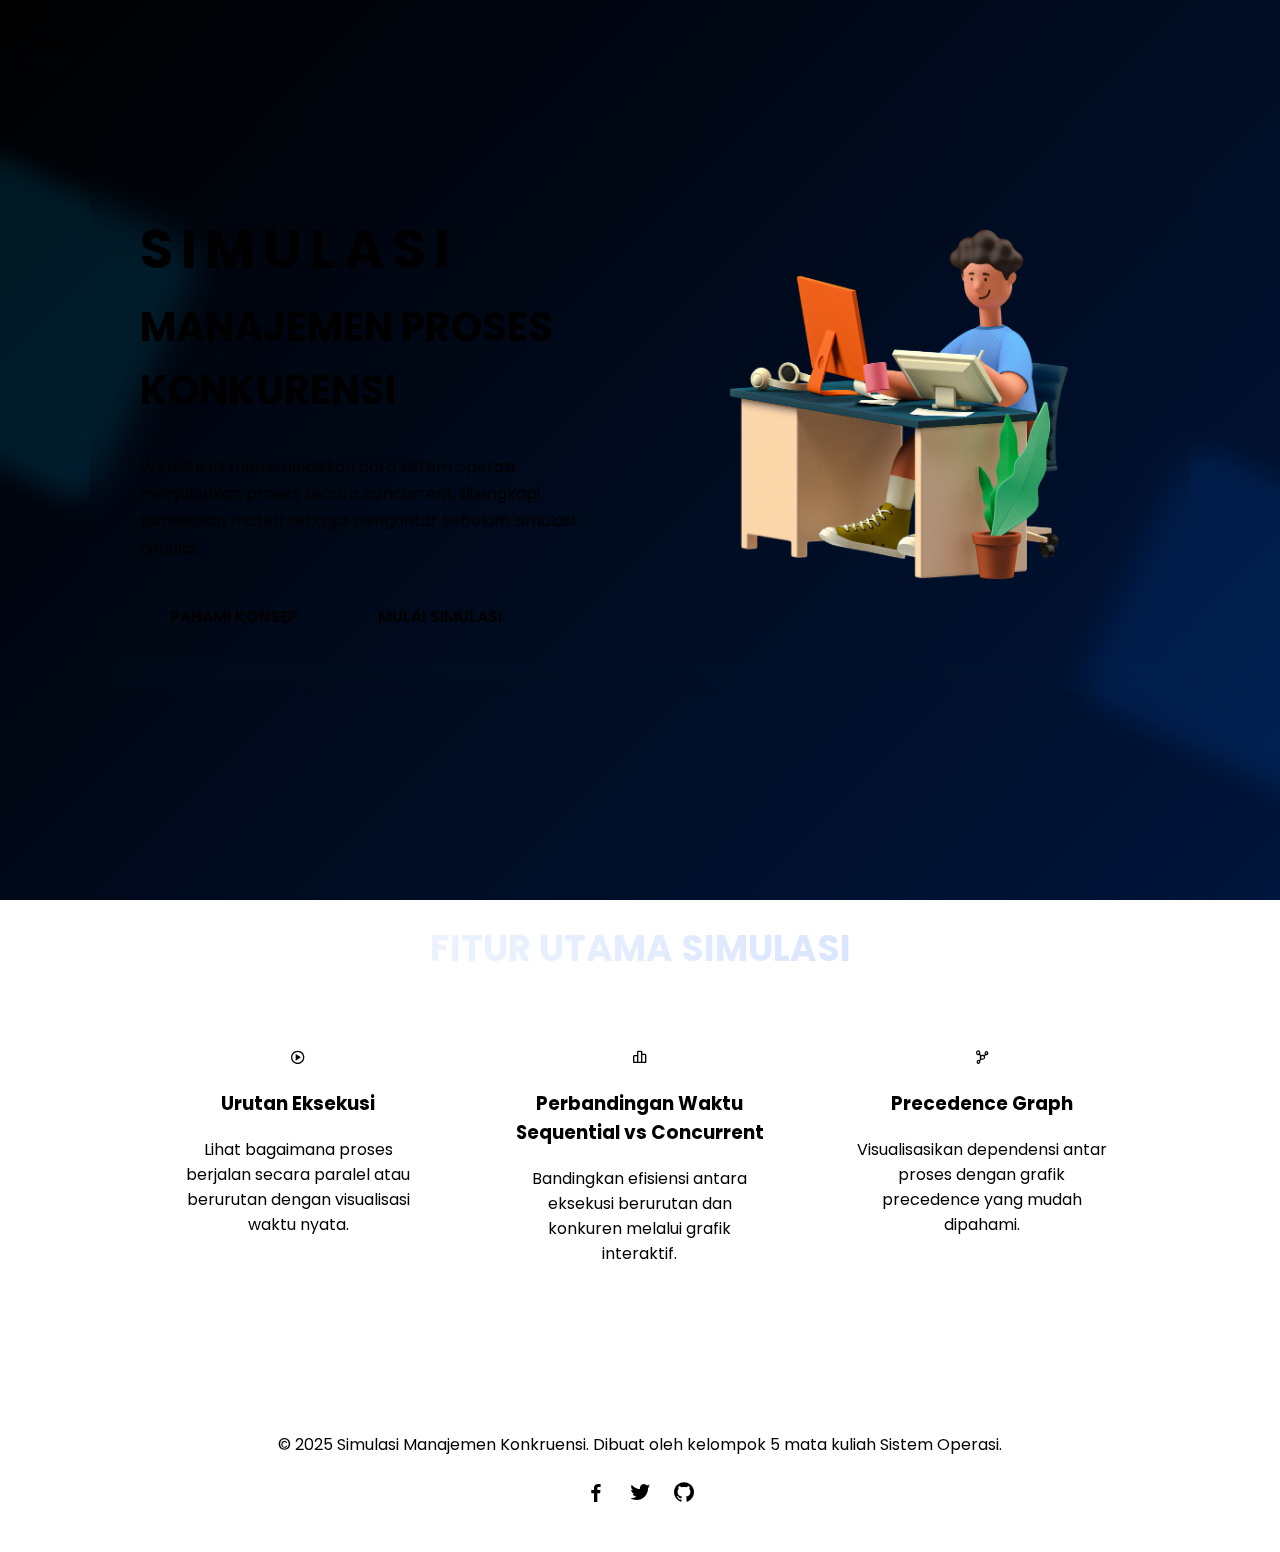
<file: index.html>
<!DOCTYPE html>
<html lang="id">
<head>
    <meta charset="UTF-8">
    <meta name="viewport" content="width=device-width, initial-scale=1.0">
    <title>Simulasi Konkruensi</title>
    <link rel="stylesheet" href="style.css">
    <link rel="stylesheet" href="https://unpkg.com/boxicons@2.1.4/css/boxicons.min.css">
</head>
<body>

    <!-- ANIMATED BACKGROUND -->
    <div class="bg-animation"></div>
    <div class="decor decor-left"></div>
    <div class="decor decor-right"></div>

    <!-- SIDEBAR -->
    <aside id="sidebar" class="sidebar">
        <h2 class="side-title">MENU</h2>

        <a href="#" class="side-link active">
            <i class='bx bx-home'></i> Beranda
        </a>
        <a href="#" class="side-link">
            <i class='bx bx-book'></i> Materi
        </a>
        <a href="#" class="side-link">
            <i class='bx bx-cog'></i> Simulasi
        </a>
        <a href="#" class="side-link">
            <i class='bx bx-info-circle'></i> Tentang Kami
        </a>
    </aside>

    <!-- TOGGLE BUTTON -->
    <button id="toggleBtn" class="toggle-btn">
        <i class='bx bx-menu'></i>
    </button>

    <!-- HERO CONTENT -->
   <section class="hero fade-in">
    <div class="hero-card">

        <div class="hero-content">
            <div class="hero-text">
                <h1 class="title floating">SIMULASI</h1>
                <h2 class="subtitle subtitle-1">MANAJEMEN PROSES</h2>
                <h2 class="subtitle subtitle-2">KONKURENSI</h2>

                <p class="desc">
                    Website ini mensimulasikan cara sistem operasi menjalankan proses secara concurrent, dilengkapi penjelasan materi sebagai pengantar sebelum simulasi dimulai.
                </p>

                <div class="btn-group">
                    <a href="#" class="btn">PAHAMI KONSEP</a>
                    <a href="#" class="btn btn-alt">MULAI SIMULASI</a>
                </div>
            </div>

            <div class="hero-img">
                <img src="img/illustration.png" alt="">
            </div>
        </div>

    </div>
</section>


    <!-- FITUR UTAMA SECTION -->
    <section class="features">
        <h2 class="features-title">FITUR UTAMA SIMULASI</h2>
        <div class="features-grid">
            <div class="feature-card">
                <i class='bx bx-play-circle'></i>
                <h3>Urutan Eksekusi</h3>
                <p>Lihat bagaimana proses berjalan secara paralel atau berurutan dengan visualisasi waktu nyata.</p>
            </div>
            <div class="feature-card">
                <i class='bx bx-bar-chart-alt-2'></i>
                <h3>Perbandingan Waktu Sequential vs Concurrent</h3>
                <p>Bandingkan efisiensi antara eksekusi berurutan dan konkuren melalui grafik interaktif.</p>
            </div>
            <div class="feature-card">
                <i class='bx bx-network-chart'></i>
                <h3>Precedence Graph</h3>
                <p>Visualisasikan dependensi antar proses dengan grafik precedence yang mudah dipahami.</p>
            </div>
        </div>
    </section>

    <!-- FOOTER -->
    <footer class="footer">
        <p>&copy; 2025 Simulasi Manajemen Konkruensi. Dibuat oleh kelompok 5  mata kuliah Sistem Operasi.</p>
        <div class="footer-links">
            <a href="#"><i class='bx bxl-facebook'></i></a>
            <a href="#"><i class='bx bxl-twitter'></i></a>
            <a href="#"><i class='bx bxl-github'></i></a>
        </div>
    </footer>

<script src="script.js"></script>
</body>
</html>
</file>
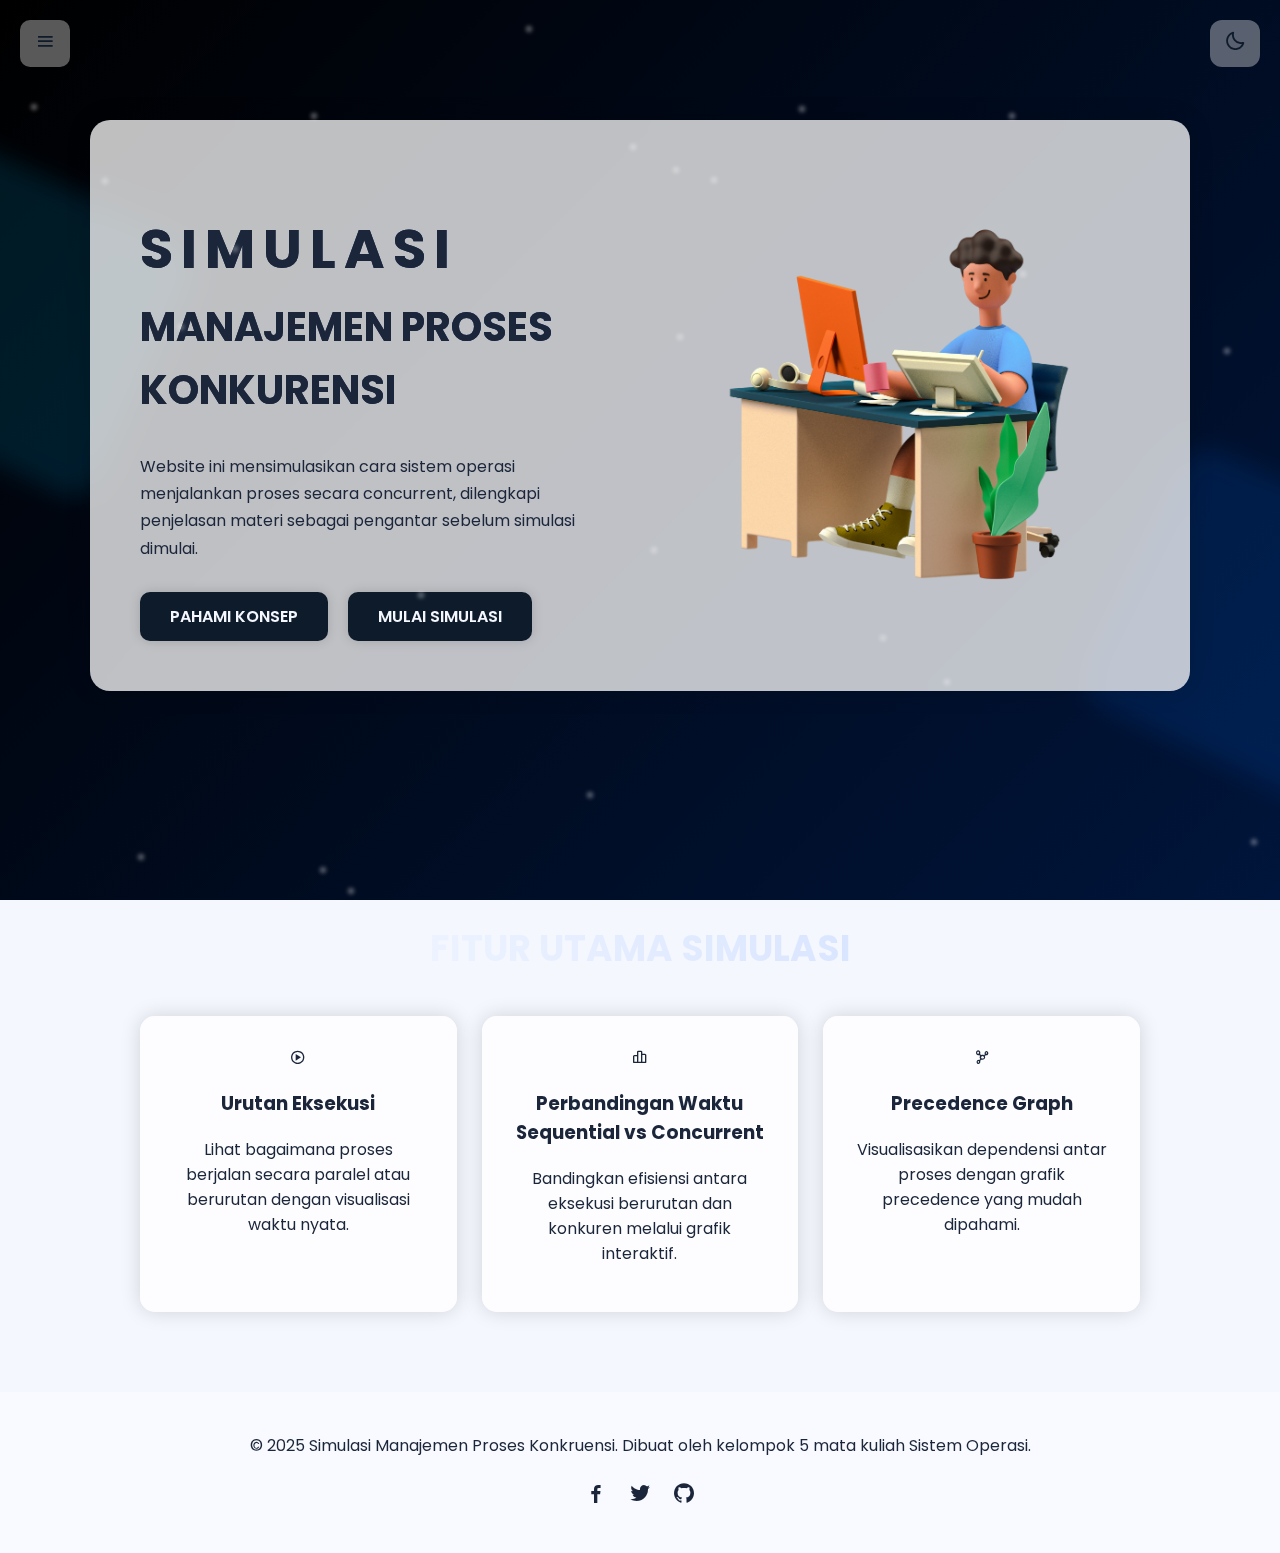
<file: Room/index.html>
<!DOCTYPE html>
<html lang="id">
  <head>
    <meta charset="UTF-8" />
    <meta name="viewport" content="width=device-width, initial-scale=1.0" />

    <title>Simulasi Manajemen Proses Konkruensi</title>

    <link
      rel="stylesheet"
      href="https://unpkg.com/boxicons@2.1.4/css/boxicons.min.css"
    />
    <!--Tuker link Style.css-->

    <link rel="stylesheet" href="style.css" />
    <!--Tuker link Style.css-->
  </head>
  <body>
    <!--BACKGROUND ANIMATION-->
    <div class="bg-animation"></div>

    <!--DECORATION-->
    <div class="decor decor-left"></div>
    <div class="decor decor-right"></div>

    <!-- SIDEBAR -->
    <aside id="sidebar" class="sidebar">
      <button
        id="closeSidebarBtn"
        class="close-sidebar-btn"
        aria-label="Tutup Menu"
      >
        <i class="bx bx-x"></i>
      </button>
      <h2 class="side-title">MENU</h2>
      <nav class="side-nav">
        <!-- Tambah Navbar -->
        <a href="index.html" class="side-link active">
          <i class="bx bx-home"></i> Beranda</a
        >
        <a href="materi.html" class="side-link"
          ><i class="bx bx-book"></i> Materi</a
        >
        <a href="simulasi.html" class="side-link"
          ><i class="bx bx-cog"></i> Simulasi</a
        >
        <a href="tentang.html" class="side-link">
          <i class="bx bx-info-circle"></i> Tentang Kami</a
        >
      </nav>
    </aside>

    <!-- TOGGLE SIDEBAR BUTTON -->
    <button id="toggleBtn" class="toggle-btn">
      <i class="bx bx-menu"></i>
    </button>

    <!-- TOGGLE THEME BUTTON -->
    <!--Tambah Button Theme-->
    <button id="themeToggle" class="theme-btn">
      <i class="bx bx-moon"></i>
    </button>

    <!-- HERO CONTENT -->
    <header class="hero">
      <!--Ganti Header Bukan Section-->
      <div class="hero-card">
        <div class="hero-content">
          <div class="hero-text">
            <h1 class="title floating">SIMULASI</h1>
            <!--Ganti semua class h-->
            <h2 class="subtitle">MANAJEMEN PROSES</h2>
            <h2 class="subtitle">KONKURENSI</h2>

            <p class="desc">
              Website ini mensimulasikan cara sistem operasi menjalankan proses
              secara concurrent, dilengkapi penjelasan materi sebagai pengantar
              sebelum simulasi dimulai.
            </p>

            <div class="btn-group">
              <a href="materi.html" class="btn">PAHAMI KONSEP</a>
              <a href="simulasi.html" class="btn btn-alt">MULAI SIMULASI</a>
            </div>
          </div>

          <div class="hero-img">
            <img
              src="img/illustration.png"
              alt="ilustrasi"
            /><!--Cuman tambah alt Ilustrasi-->
          </div>
        </div>
      </div>
    </header>

    <!-- FEATURES SECTION -->
    <main class="features">
      <!--Ganti Section jadi main-->
      <h2 class="features-title">FITUR UTAMA SIMULASI</h2>

      <section class="features-grid">
        <!--Ganti Div Jadi Section-->

        <article class="feature-card">
          <!--Ganti Div Jadi Article-->
          <i class="bx bx-play-circle"></i>
          <h3>Urutan Eksekusi</h3>
          <p>
            Lihat bagaimana proses berjalan secara paralel atau berurutan dengan
            visualisasi waktu nyata.
          </p>
        </article>

        <article class="feature-card">
          <!--Ganti Div Jadi Article-->
          <i class="bx bx-bar-chart-alt-2"></i>
          <h3>Perbandingan Waktu Sequential vs Concurrent</h3>
          <p>
            Bandingkan efisiensi antara eksekusi berurutan dan konkuren melalui
            grafik interaktif.
          </p>
        </article>

        <article class="feature-card">
          <!--Ganti Div Jadi Article-->
          <i class="bx bx-network-chart"></i>
          <h3>Precedence Graph</h3>
          <p>
            Visualisasikan dependensi antar proses dengan grafik precedence yang
            mudah dipahami.
          </p>
        </article>
      </section>
    </main>

    <!-- FOOTER -->
    <footer class="footer">
      <p>
        &copy; 2025 Simulasi Manajemen Proses Konkruensi. Dibuat oleh kelompok 5
        mata kuliah Sistem Operasi.
      </p>
      <div class="footer-links">
        <a href="#"><i class="bx bxl-facebook"></i></a>
        <a href="#"><i class="bx bxl-twitter"></i></a>
        <a href="#"><i class="bx bxl-github"></i></a>
      </div>
    </footer>

    <!--JS-->
    <script src="script.js"></script>
  </body>
</html>
</file>
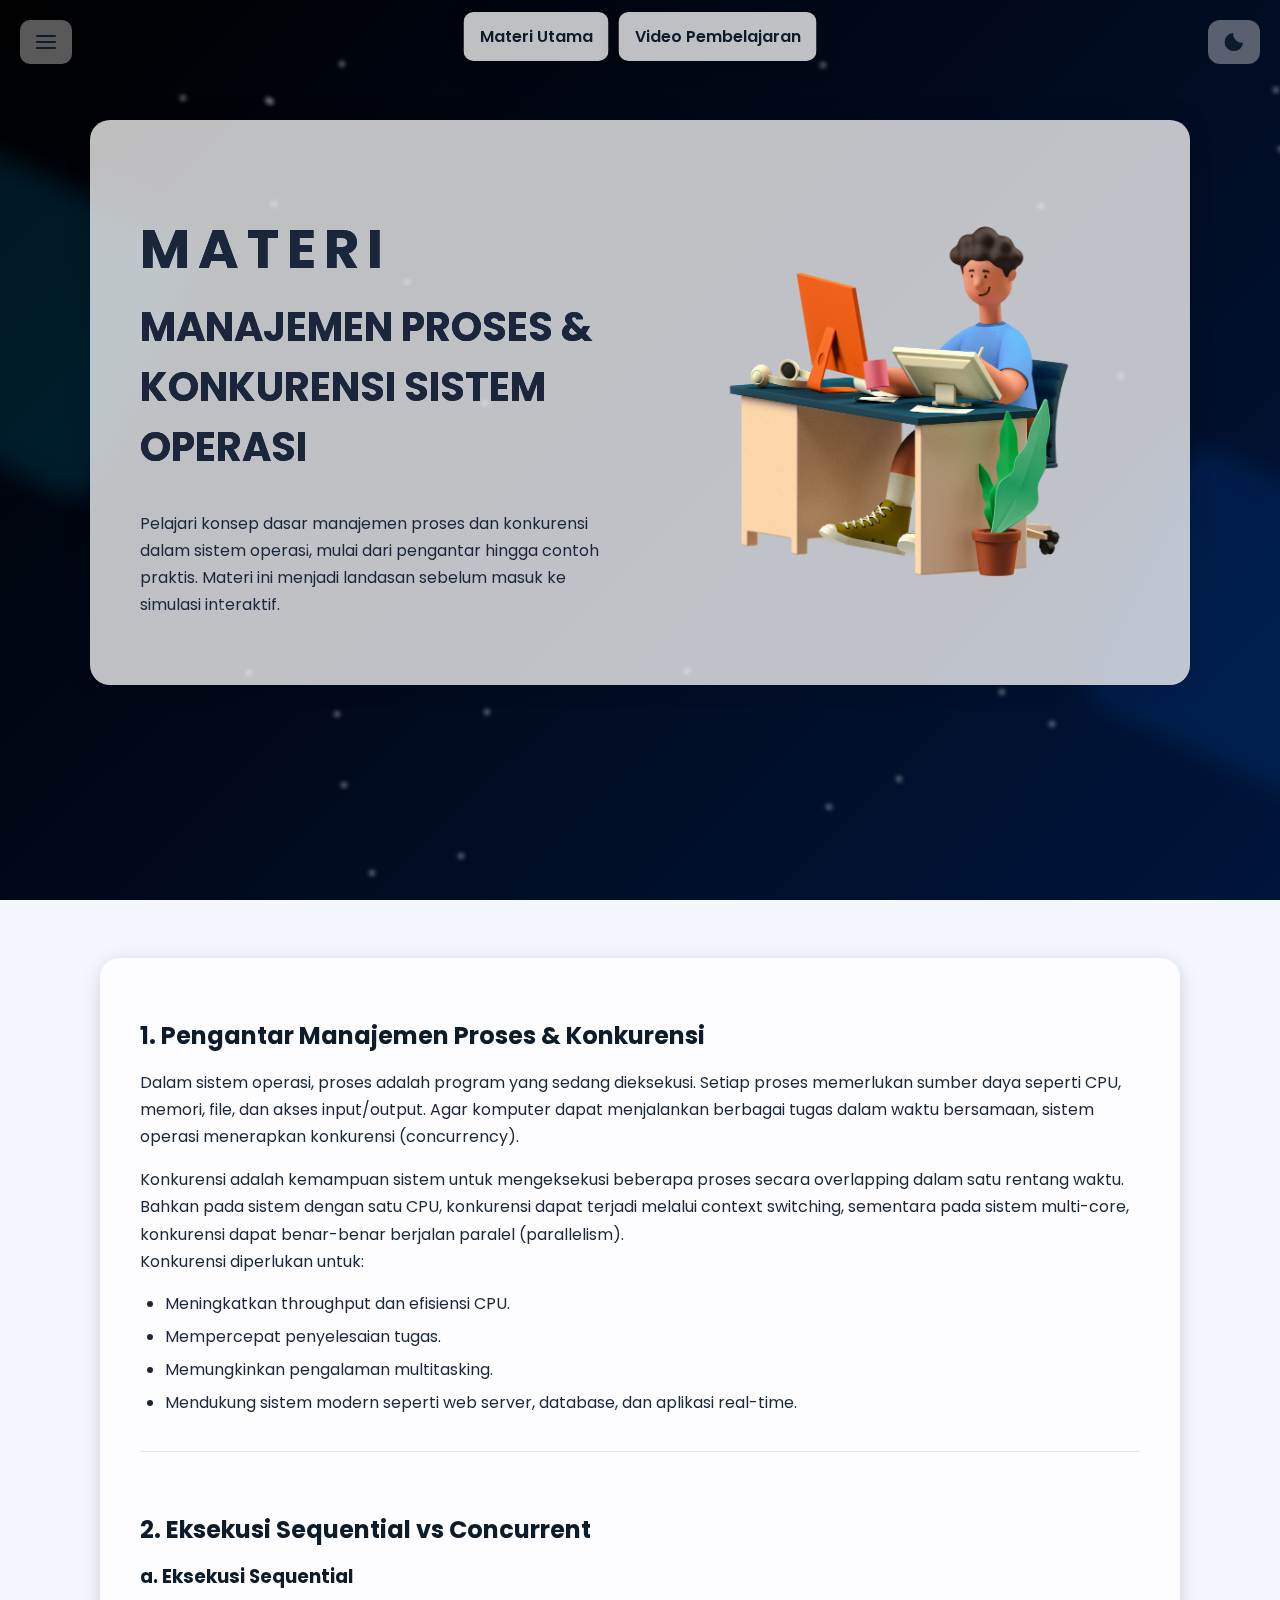
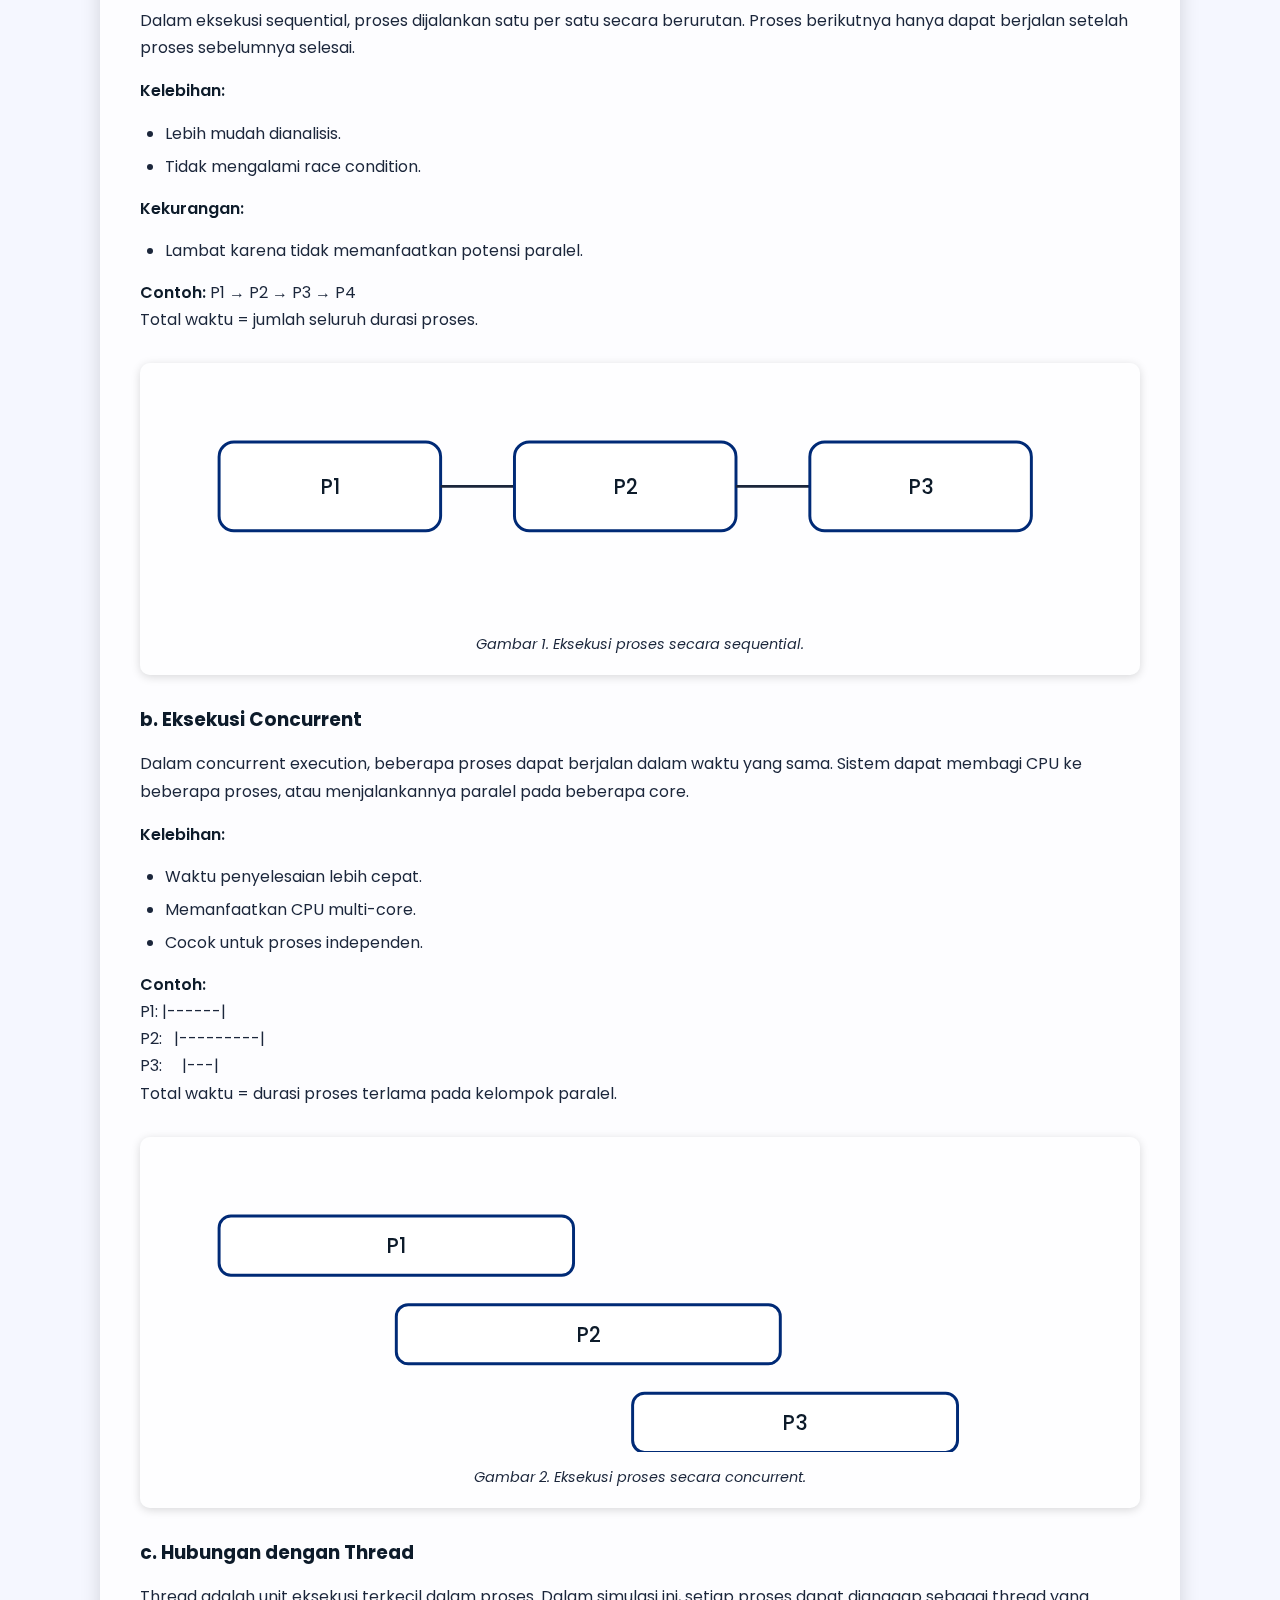
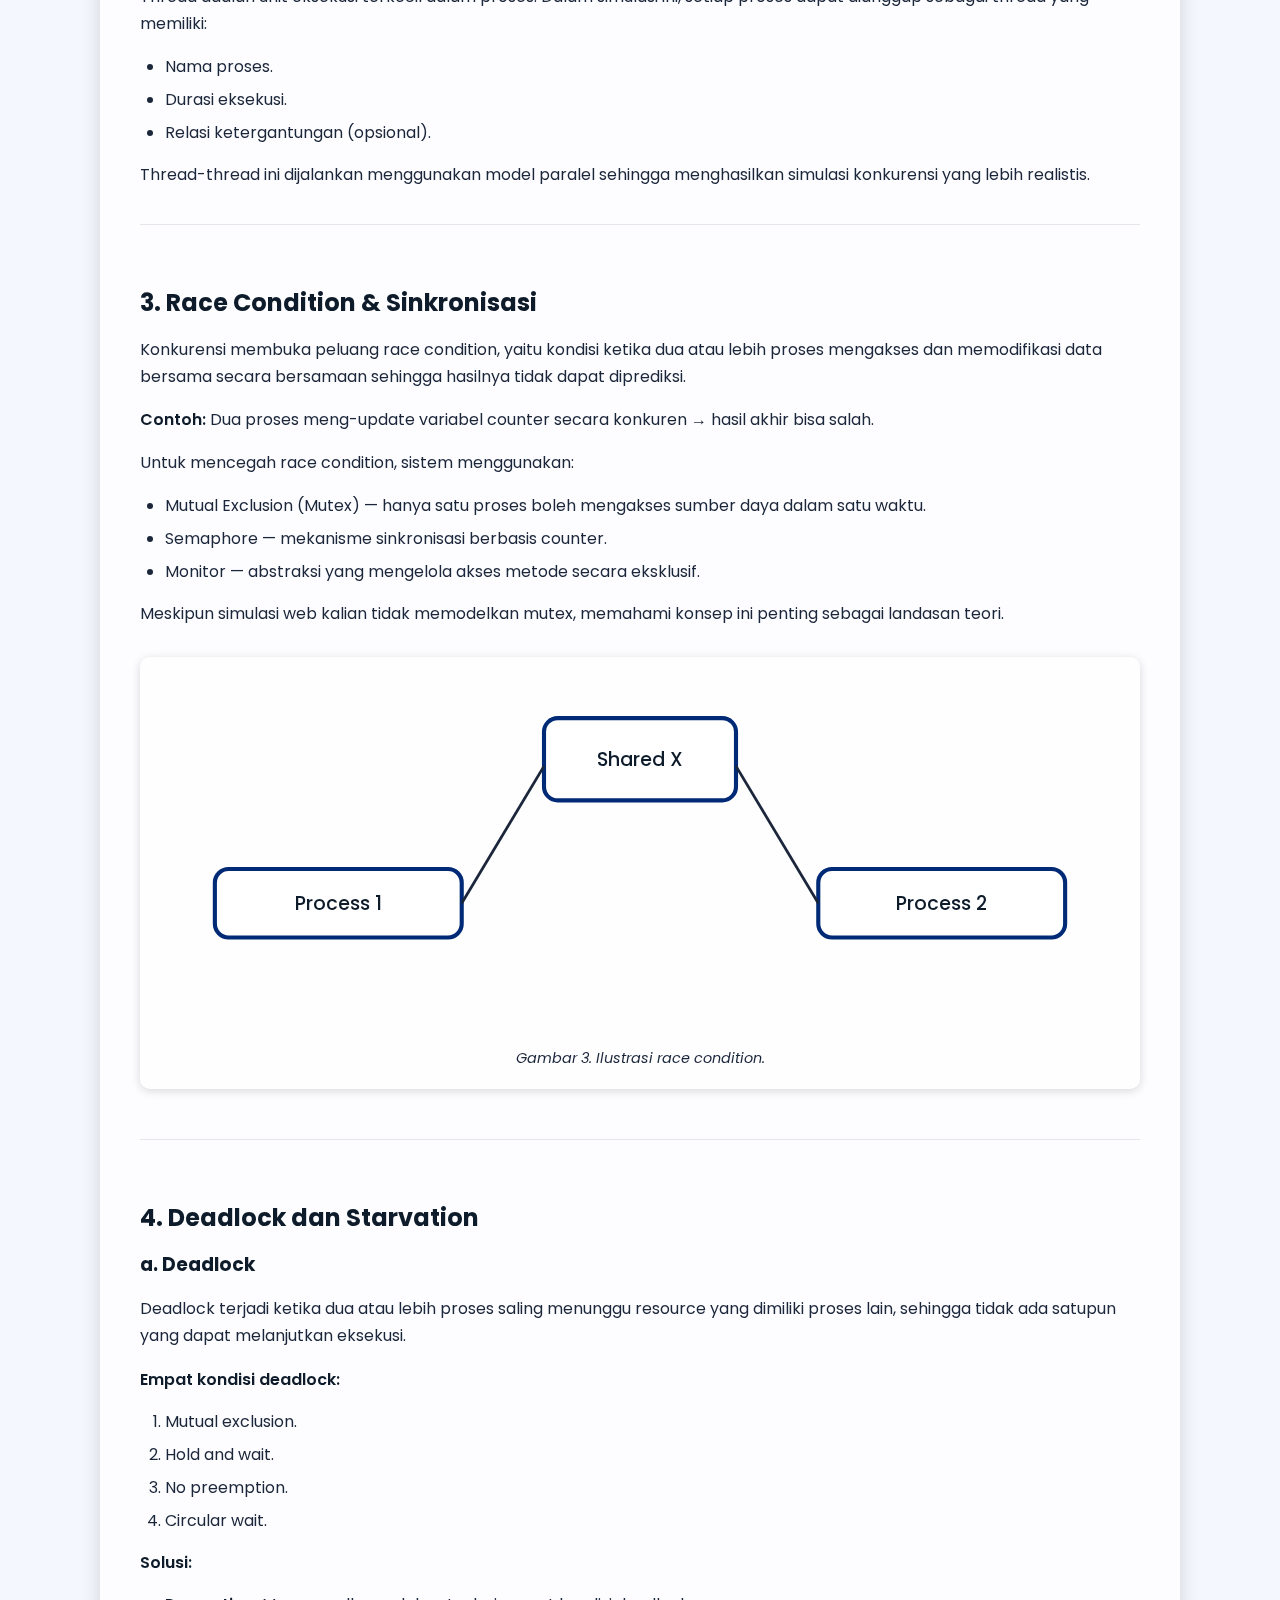
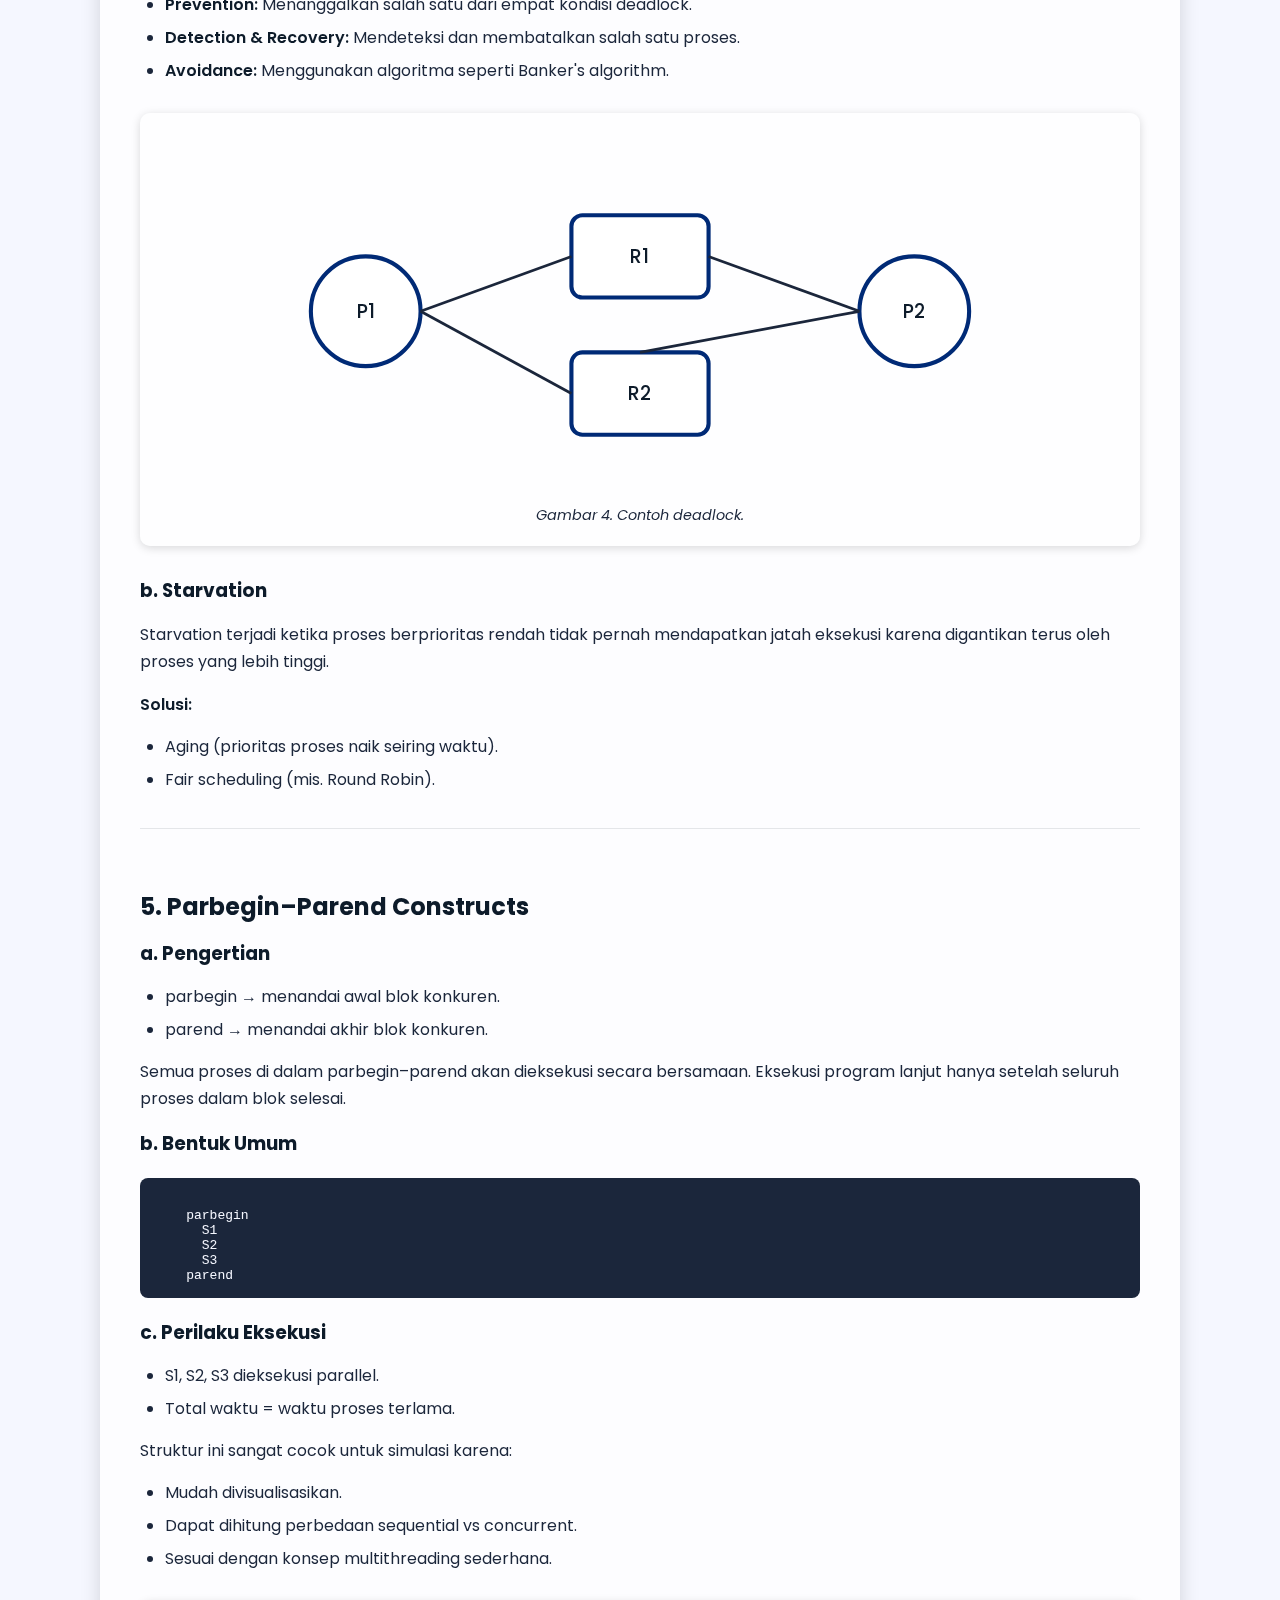
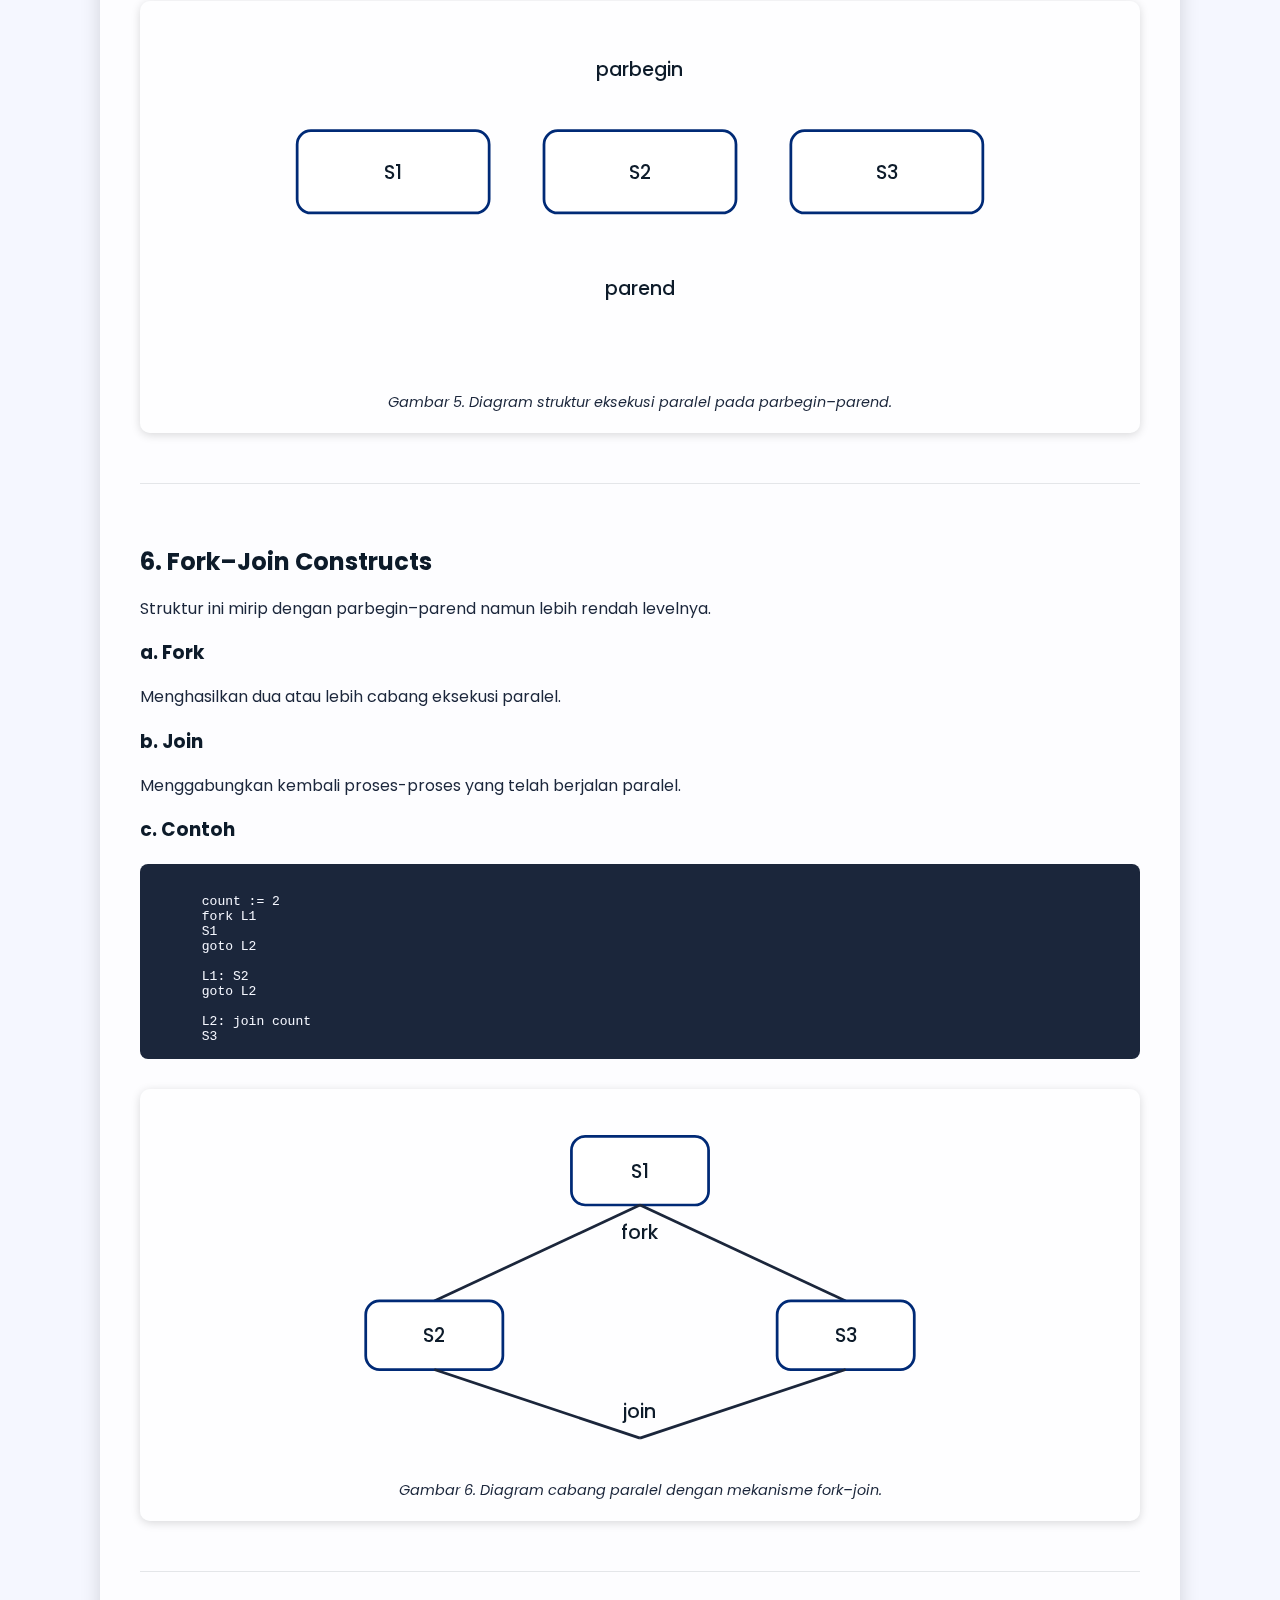
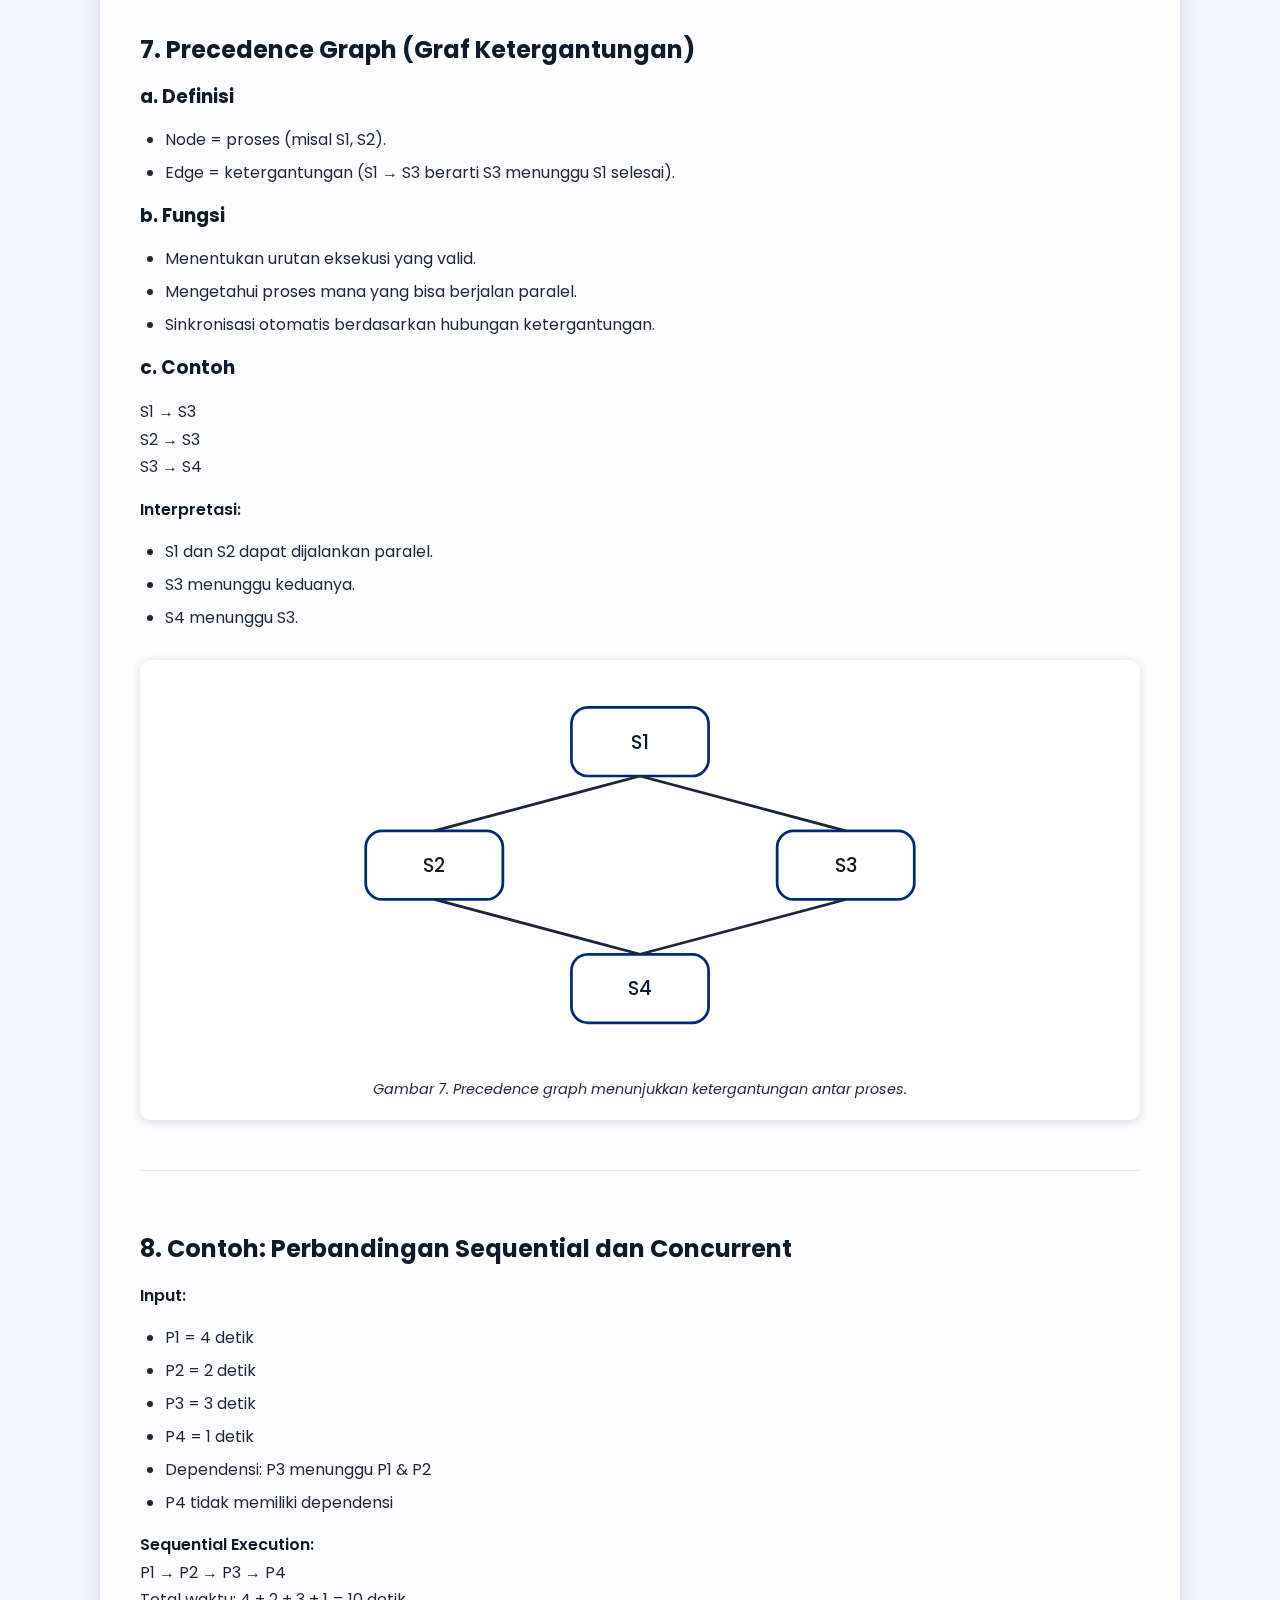
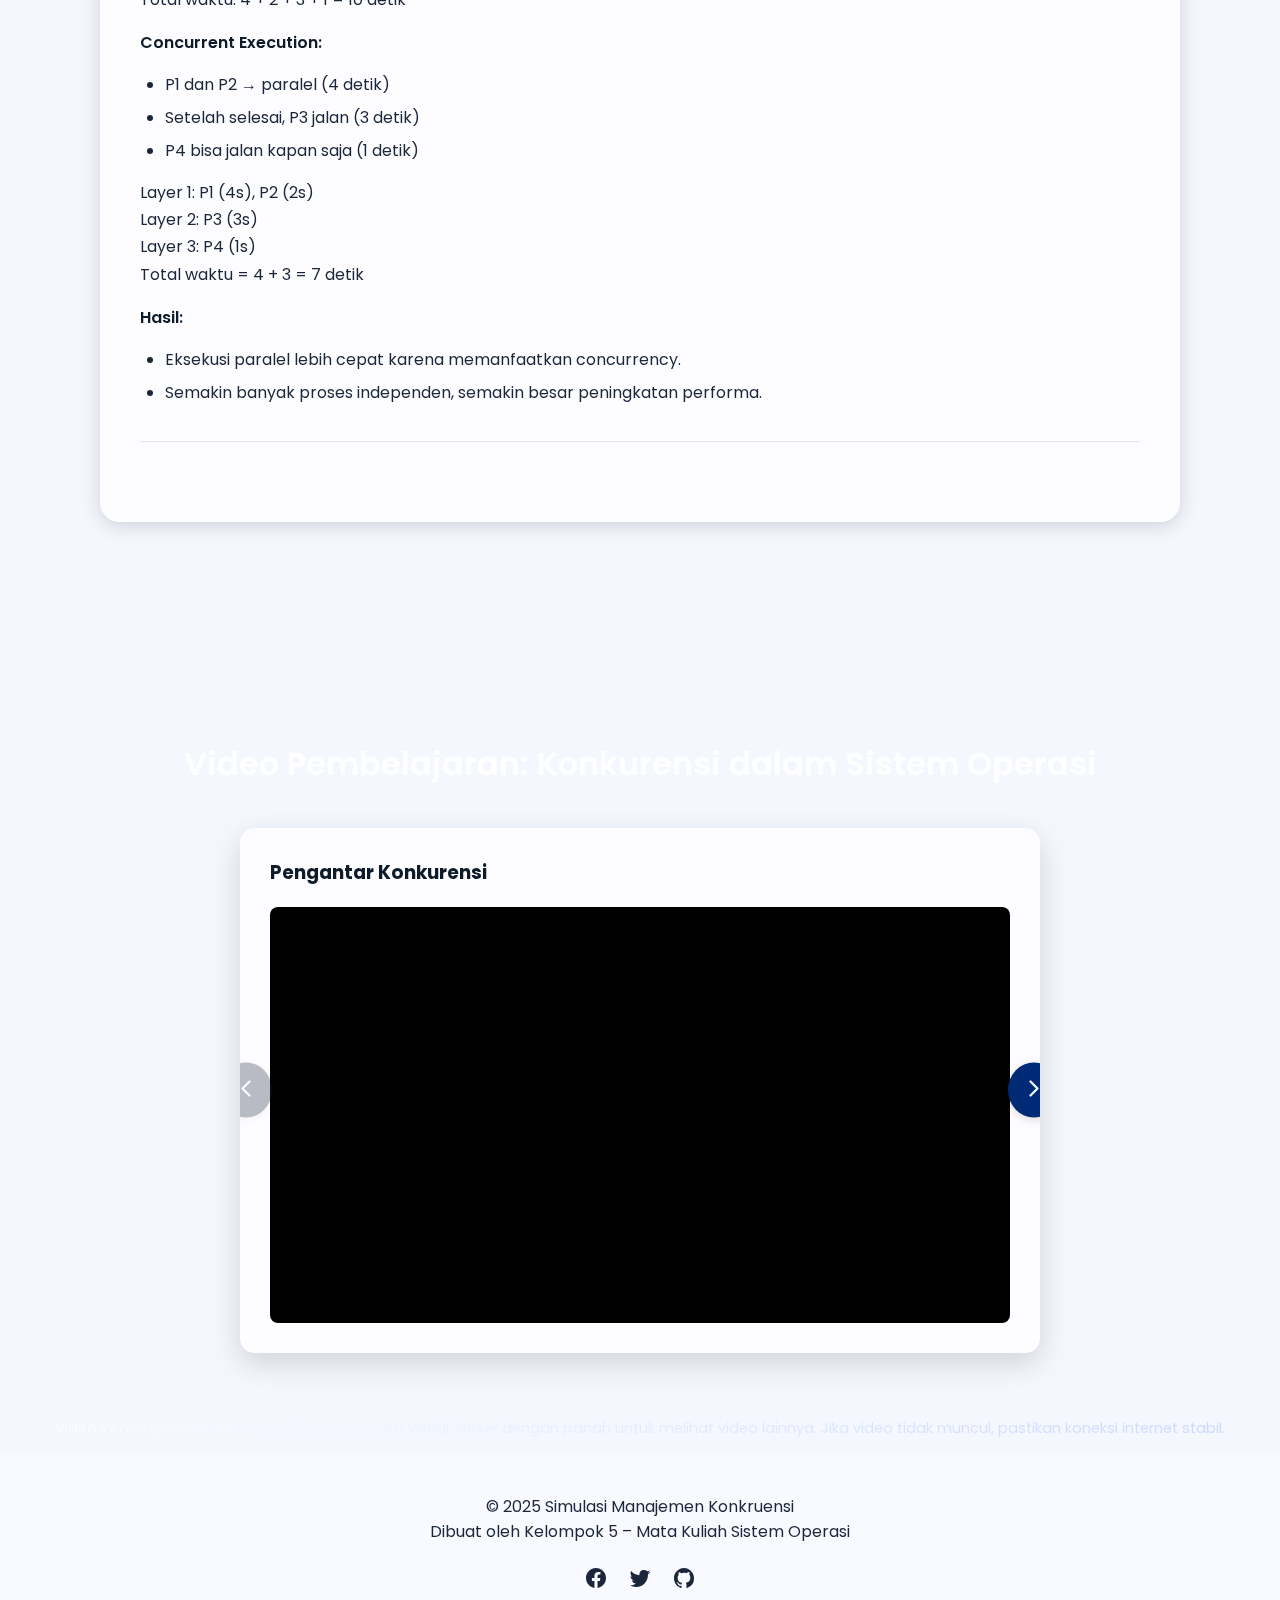
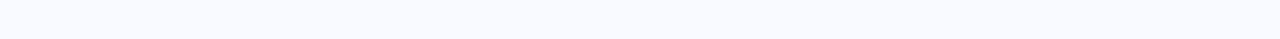
<file: materi.html>
<!DOCTYPE html>
<html lang="id" data-theme="light" dir="ltr">
  <head>
    <!-- CHARSET -->
    <meta charset="UTF-8" />

    <!-- RESPONSIVE -->
    <meta name="viewport" content="width=device-width, initial-scale=1.0" />

    <!-- TITLE -->
    <title>Pemahaman Materi Konkurensi — Simulasi Manajemen Proses</title>

    <!-- PERFORMANCE: PRECONNECT -->
    <link rel="preconnect" href="https://fonts.googleapis.com" />
    <link rel="preconnect" href="https://fonts.gstatic.com" crossorigin />
    <link rel="preconnect" href="https://www.youtube.com" />

    <!-- STYLE UTAMA -->
    <link rel="stylesheet" href="materiStyle.css" />

    <!-- ICON LIBRARY -->
    <link
      rel="stylesheet"
      href="https://unpkg.com/boxicons@2.1.4/css/boxicons.min.css"
    />
  </head>
  <body>
    <!-- ANIMATED BACKGROUND -->
    <div class="bg-animation" aria-hidden="true"></div>

    <!--DECORATION-->
    <div class="decor decor-left" aria-hidden="true"></div>
    <div class="decor decor-right" aria-hidden="true"></div>

    <!-- SIDEBAR -->
    <aside
      id="sidebar"
      class="sidebar"
      role="navigation"
      aria-label="Menu Navigasi Utama"
      aria-hidden="true"
    >
      <button
        id="closeSidebar"
        class="sidebar-close"
        aria-label="Tutup Menu Navigasi"
        aria-controls="sidebar"
      >
        <i class="bx bx-x"></i>
      </button>
      <h2 class="side-title">MENU</h2>

      <nav class="side-nav">
        <a href="index.html" class="side-link">
          <i class="bx bx-home"></i> Beranda
        </a>
        <a href="materi.html" class="side-link active">
          <i class="bx bx-book"></i> Materi
        </a>
        <a href="simulasi.html" class="side-link">
          <i class="bx bx-cog"></i> Simulasi
        </a>
        <a href="Tentang kami.html" class="side-link">
          <i class="bx bx-info-circle"></i> Tentang Kami
        </a>
      </nav>
    </aside>

    <!-- TOGGLE BUTTON -->
    <button
      id="toggleBtn"
      class="toggle-btn"
      aria-label="Buka Menu navigasi"
      aria-controls="sidebar"
      aria-expanded="false"
    >
      <svg
        class="icon"
        viewBox="0 0 24 24"
        width="24"
        height="24"
        aria-hidden="true"
      >
        <path
          d="M3 6h18M3 12h18M3 18h18"
          stroke="currentColor"
          stroke-width="2"
          stroke-linecap="round"
        />
      </svg>
      <!-- Ganti-->
    </button>

    <!-- TOGGLE THEME BUTTON -->
    <button
      id="themeToggle"
      class="theme-btn"
      aria-label="Aktifkan Mode Gelap"
      aria-pressed="false"
    >
      <svg
        class="icon"
        viewBox="0 0 24 24"
        width="24"
        height="24"
        aria-hidden="true"
      >
        <path
          d="M21 12.79A9 9 0 0 1 11.21 3 7 7 0 1 0 12 21a9 9 0 0 0 9-8.21z"
          fill="currentColor"
        />
      </svg>
      <svg
        class="icon"
        viewBox="0 0 24 24"
        width="24"
        height="24"
        aria-hidden="true"
      >
        <circle
          cx="12"
          cy="12"
          r="5"
          stroke="currentColor"
          stroke-width="2"
          fill="none"
        />
        <path
          d="M12 1v2M12 21v2M4.22 4.22L5.64 5.64M18.36 18.36l1.42 1.42
              M1 12h2M21 12h2M4.22 19.78L5.64 18.36M18.36 5.64l1.42-1.42"
          stroke="currentColor"
          stroke-width="2"
          stroke-linecap="round"
        />
      </svg>
      <!-- Ganti-->
    </button>

    <!-- HERO CONTENT -->
    <header class="hero" role="banner" aria-labelledby="heroTitle">
      <!-- HEADER QUICK BUTTONS (tampil saat halaman pertama, hilang saat scroll) -->
      <div class="hero-skip-wrap" aria-hidden="false">
        <a href="#mainContent" class="section-skip-btn" id="heroToMain"
          >Materi Utama</a
        >
        <a href="#video-section" class="section-skip-btn" id="heroToVideo"
          >Video Pembelajaran</a
        >
      </div>

      <div class="hero-card">
        <div class="hero-content">
          <div class="hero-text">
            <h1 class="title floating">MATERI</h1>
            <h2 class="subtitle">
              MANAJEMEN PROSES & KONKURENSI SISTEM OPERASI
            </h2>
            <p class="desc">
              Pelajari konsep dasar manajemen proses dan konkurensi dalam sistem
              operasi, mulai dari pengantar hingga contoh praktis. Materi ini
              menjadi landasan sebelum masuk ke simulasi interaktif.
            </p>
          </div>
          <div class="hero-img">
            <img
              src="img/illustration.png"
              alt="Ilustrasi materi konkurensi dalam sistem operasi"
              loading="lazy"
              decoding="async"
              fetchpriority="low"
            />
          </div>
        </div>
      </div>
    </header>

    <!-- Buttons above main (sticky; muncul saat main terlihat) -->
    <div class="main-skip-wrap section-skip-hidden" aria-hidden="true">
      <a href="#mainContent" class="section-skip-btn small" id="btnMainTop"
        >Ke Materi</a
      >
      <a
        href="#video-section"
        class="section-skip-btn small"
        id="btnMainToVideo"
        >Ke Video</a
      >
    </div>

    <!-- MATERI CONTENT SECTION -->
    <main id="mainContent" class="materi-content" role="main">
      <section
        id="materi-section"
        class="container"
        aria-label="Materi Konkurensi Sistem Operasi"
      >
        <div class="materi-card" data-theme-element="card">
          <article id="bab1" data-theme-element="article">
            <h2>1. Pengantar Manajemen Proses & Konkurensi</h2>
            <p>
              Dalam sistem operasi, proses adalah program yang sedang
              dieksekusi. Setiap proses memerlukan sumber daya seperti CPU,
              memori, file, dan akses input/output. Agar komputer dapat
              menjalankan berbagai tugas dalam waktu bersamaan, sistem operasi
              menerapkan konkurensi (concurrency).
            </p>
            <p>
              Konkurensi adalah kemampuan sistem untuk mengeksekusi beberapa
              proses secara overlapping dalam satu rentang waktu. Bahkan pada
              sistem dengan satu CPU, konkurensi dapat terjadi melalui context
              switching, sementara pada sistem multi-core, konkurensi dapat
              benar-benar berjalan paralel (parallelism).<br />
              Konkurensi diperlukan untuk:
            </p>
            <ul>
              <li>Meningkatkan throughput dan efisiensi CPU.</li>
              <li>Mempercepat penyelesaian tugas.</li>
              <li>Memungkinkan pengalaman multitasking.</li>
              <li>
                Mendukung sistem modern seperti web server, database, dan
                aplikasi real-time.
              </li>
            </ul>
          </article>
          <article id="bab2" data-theme-element="article">
            <h2>2. Eksekusi Sequential vs Concurrent</h2>
            <h3>a. Eksekusi Sequential</h3>
            <p>
              Dalam eksekusi sequential, proses dijalankan satu per satu secara
              berurutan. Proses berikutnya hanya dapat berjalan setelah proses
              sebelumnya selesai.
            </p>
            <p><strong>Kelebihan:</strong></p>
            <ul>
              <li>Lebih mudah dianalisis.</li>
              <li>Tidak mengalami race condition.</li>
            </ul>
            <p><strong>Kekurangan:</strong></p>
            <ul>
              <li>Lambat karena tidak memanfaatkan potensi paralel.</li>
            </ul>
            <p>
              <strong>Contoh:</strong> P1 → P2 → P3 → P4<br />Total waktu =
              jumlah seluruh durasi proses.
            </p>
            <figure class="diagram-container">
              <svg
                class="diagram-svg"
                id="diagram-sequential"
                viewBox="0 0 650 160"
                width="100%"
              >
                <!-- P1 -->
                <rect
                  x="40"
                  y="40"
                  width="150"
                  height="60"
                  rx="10"
                  class="node"
                />
                <text x="115" y="75" text-anchor="middle" class="label">
                  P1
                </text>

                <!-- Arrow -->
                <line x1="190" y1="70" x2="240" y2="70" class="arrow" />

                <!-- P2 -->
                <rect
                  x="240"
                  y="40"
                  width="150"
                  height="60"
                  rx="10"
                  class="node"
                />
                <text x="315" y="75" text-anchor="middle" class="label">
                  P2
                </text>

                <line x1="390" y1="70" x2="440" y2="70" class="arrow" />

                <!-- P3 -->
                <rect
                  x="440"
                  y="40"
                  width="150"
                  height="60"
                  rx="10"
                  class="node"
                />
                <text x="515" y="75" text-anchor="middle" class="label">
                  P3
                </text>
              </svg>
              <figcaption>
                Gambar 1. Eksekusi proses secara sequential.
              </figcaption>
            </figure>
            <h3>b. Eksekusi Concurrent</h3>
            <p>
              Dalam concurrent execution, beberapa proses dapat berjalan dalam
              waktu yang sama. Sistem dapat membagi CPU ke beberapa proses, atau
              menjalankannya paralel pada beberapa core.
            </p>
            <p><strong>Kelebihan:</strong></p>
            <ul>
              <li>Waktu penyelesaian lebih cepat.</li>
              <li>Memanfaatkan CPU multi-core.</li>
              <li>Cocok untuk proses independen.</li>
            </ul>
            <p>
              <strong>Contoh:</strong><br />P1: |------|<br />P2:
              &nbsp;&nbsp;|---------|<br />P3: &nbsp;&nbsp;&nbsp;&nbsp;|---|<br />Total
              waktu = durasi proses terlama pada kelompok paralel.
            </p>
            <figure class="diagram-container">
              <svg
                class="diagram-svg"
                id="diagram-concurrent"
                viewBox="0 0 650 200"
                width="100%"
              >
                <!-- Timeline P1 -->
                <rect
                  x="40"
                  y="40"
                  width="240"
                  height="40"
                  rx="8"
                  class="node"
                />
                <text x="160" y="65" text-anchor="middle" class="label">
                  P1
                </text>

                <!-- Timeline P2 -->
                <rect
                  x="160"
                  y="100"
                  width="260"
                  height="40"
                  rx="8"
                  class="node"
                />
                <text x="290" y="125" text-anchor="middle" class="label">
                  P2
                </text>

                <!-- Timeline P3 -->
                <rect
                  x="320"
                  y="160"
                  width="220"
                  height="40"
                  rx="8"
                  class="node"
                />
                <text x="430" y="185" text-anchor="middle" class="label">
                  P3
                </text>
              </svg>
              <figcaption>
                Gambar 2. Eksekusi proses secara concurrent.
              </figcaption>
            </figure>
            <h3>c. Hubungan dengan Thread</h3>
            <p>
              Thread adalah unit eksekusi terkecil dalam proses. Dalam simulasi
              ini, setiap proses dapat dianggap sebagai thread yang memiliki:
            </p>
            <ul>
              <li>Nama proses.</li>
              <li>Durasi eksekusi.</li>
              <li>Relasi ketergantungan (opsional).</li>
            </ul>
            <p>
              Thread-thread ini dijalankan menggunakan model paralel sehingga
              menghasilkan simulasi konkurensi yang lebih realistis.
            </p>
          </article>
          <article id="bab3" data-theme-element="article">
            <h2>3. Race Condition & Sinkronisasi</h2>
            <p>
              Konkurensi membuka peluang race condition, yaitu kondisi ketika
              dua atau lebih proses mengakses dan memodifikasi data bersama
              secara bersamaan sehingga hasilnya tidak dapat diprediksi.
            </p>
            <p>
              <strong>Contoh:</strong> Dua proses meng-update variabel counter
              secara konkuren → hasil akhir bisa salah.
            </p>
            <p>Untuk mencegah race condition, sistem menggunakan:</p>
            <ul>
              <li>
                Mutual Exclusion (Mutex) — hanya satu proses boleh mengakses
                sumber daya dalam satu waktu.
              </li>
              <li>Semaphore — mekanisme sinkronisasi berbasis counter.</li>
              <li>
                Monitor — abstraksi yang mengelola akses metode secara
                eksklusif.
              </li>
            </ul>
            <p>
              Meskipun simulasi web kalian tidak memodelkan mutex, memahami
              konsep ini penting sebagai landasan teori.
            </p>
            <figure class="diagram-container">
              <svg
                class="diagram-svg"
                id="diagram-race"
                viewBox="0 0 700 260"
                width="100%"
              >
                <!-- Shared Variable -->
                <rect
                  x="280"
                  y="30"
                  width="140"
                  height="60"
                  rx="10"
                  class="node"
                />
                <text x="350" y="65" text-anchor="middle" class="label">
                  Shared X
                </text>

                <!-- P1 -->
                <rect
                  x="40"
                  y="140"
                  width="180"
                  height="50"
                  rx="10"
                  class="node"
                />
                <text x="130" y="170" text-anchor="middle" class="label">
                  Process 1
                </text>

                <!-- P2 -->
                <rect
                  x="480"
                  y="140"
                  width="180"
                  height="50"
                  rx="10"
                  class="node"
                />
                <text x="570" y="170" text-anchor="middle" class="label">
                  Process 2
                </text>

                <!-- Arrows -->
                <line x1="220" y1="165" x2="280" y2="65" class="arrow" />
                <line x1="480" y1="165" x2="420" y2="65" class="arrow" />
              </svg>
              <figcaption>Gambar 3. Ilustrasi race condition.</figcaption>
            </figure>
          </article>
          <article id="bab4" data-theme-element="article">
            <h2>4. Deadlock dan Starvation</h2>
            <h3>a. Deadlock</h3>
            <p>
              Deadlock terjadi ketika dua atau lebih proses saling menunggu
              resource yang dimiliki proses lain, sehingga tidak ada satupun
              yang dapat melanjutkan eksekusi.
            </p>
            <p><strong>Empat kondisi deadlock:</strong></p>
            <ol>
              <li>Mutual exclusion.</li>
              <li>Hold and wait.</li>
              <li>No preemption.</li>
              <li>Circular wait.</li>
            </ol>

            <p><strong>Solusi:</strong></p>
            <ul>
              <li>
                <strong>Prevention:</strong> Menanggalkan salah satu dari empat
                kondisi deadlock.
              </li>
              <li>
                <strong>Detection & Recovery:</strong> Mendeteksi dan
                membatalkan salah satu proses.
              </li>
              <li>
                <strong>Avoidance:</strong> Menggunakan algoritma seperti
                Banker's algorithm.
              </li>
            </ul>
            <figure class="diagram-container">
              <svg
                class="diagram-svg"
                id="diagram-deadlock"
                viewBox="0 0 700 260"
                width="100%"
              >
                <!-- Process P1 -->
                <circle cx="150" cy="130" r="40" class="node" />
                <text x="150" y="135" text-anchor="middle" class="label">
                  P1
                </text>

                <!-- Resource R1 -->
                <rect
                  x="300"
                  y="60"
                  width="100"
                  height="60"
                  rx="8"
                  class="node"
                />
                <text x="350" y="95" text-anchor="middle" class="label">
                  R1
                </text>

                <!-- Resource R2 -->
                <rect
                  x="300"
                  y="160"
                  width="100"
                  height="60"
                  rx="8"
                  class="node"
                />
                <text x="350" y="195" text-anchor="middle" class="label">
                  R2
                </text>

                <!-- Process P2 -->
                <circle cx="550" cy="130" r="40" class="node" />
                <text x="550" y="135" text-anchor="middle" class="label">
                  P2
                </text>

                <!-- Arrows -->
                <line x1="190" y1="130" x2="300" y2="90" class="arrow" />
                <line x1="350" y1="160" x2="510" y2="130" class="arrow" />
                <line x1="510" y1="130" x2="400" y2="90" class="arrow" />
                <line x1="300" y1="190" x2="190" y2="130" class="arrow" />
              </svg>
              <figcaption>Gambar 4. Contoh deadlock.</figcaption>
            </figure>
            <h3>b. Starvation</h3>
            <p>
              Starvation terjadi ketika proses berprioritas rendah tidak pernah
              mendapatkan jatah eksekusi karena digantikan terus oleh proses
              yang lebih tinggi.
            </p>
            <p><strong>Solusi:</strong></p>
            <ul>
              <li>Aging (prioritas proses naik seiring waktu).</li>
              <li>Fair scheduling (mis. Round Robin).</li>
            </ul>
          </article>
          <article id="bab5" data-theme-element="article">
            <h2>5. Parbegin–Parend Constructs</h2>
            <h3>a. Pengertian</h3>
            <ul>
              <li>parbegin → menandai awal blok konkuren.</li>
              <li>parend → menandai akhir blok konkuren.</li>
            </ul>
            <p>
              Semua proses di dalam parbegin–parend akan dieksekusi secara
              bersamaan. Eksekusi program lanjut hanya setelah seluruh proses
              dalam blok selesai.
            </p>
            <h3>b. Bentuk Umum</h3>
            <pre><code>
    parbegin
      S1
      S2
      S3
    parend</code></pre>
            <h3>c. Perilaku Eksekusi</h3>
            <ul>
              <li>S1, S2, S3 dieksekusi parallel.</li>
              <li>Total waktu = waktu proses terlama.</li>
            </ul>
            <p>Struktur ini sangat cocok untuk simulasi karena:</p>
            <ul>
              <li>Mudah divisualisasikan.</li>
              <li>Dapat dihitung perbedaan sequential vs concurrent.</li>
              <li>Sesuai dengan konsep multithreading sederhana.</li>
            </ul>
            <figure class="diagram-container">
              <svg
                class="diagram-svg"
                id="diagram-parbegin"
                viewBox="0 0 700 260"
                width="100%"
              >
                <text x="350" y="40" text-anchor="middle" class="label">
                  parbegin
                </text>

                <!-- Task S1 -->
                <rect
                  x="100"
                  y="80"
                  width="140"
                  height="60"
                  rx="10"
                  class="node"
                />
                <text x="170" y="115" text-anchor="middle" class="label">
                  S1
                </text>

                <!-- Task S2 -->
                <rect
                  x="280"
                  y="80"
                  width="140"
                  height="60"
                  rx="10"
                  class="node"
                />
                <text x="350" y="115" text-anchor="middle" class="label">
                  S2
                </text>

                <!-- Task S3 -->
                <rect
                  x="460"
                  y="80"
                  width="140"
                  height="60"
                  rx="10"
                  class="node"
                />
                <text x="530" y="115" text-anchor="middle" class="label">
                  S3
                </text>

                <text x="350" y="200" text-anchor="middle" class="label">
                  parend
                </text>
              </svg>
              <figcaption>
                Gambar 5. Diagram struktur eksekusi paralel pada
                parbegin–parend.
              </figcaption>
            </figure>
          </article>
          <article id="bab6" data-theme-element="article">
            <h2>6. Fork–Join Constructs</h2>
            <p>
              Struktur ini mirip dengan parbegin–parend namun lebih rendah
              levelnya.
            </p>
            <h3>a. Fork</h3>
            <p>Menghasilkan dua atau lebih cabang eksekusi paralel.</p>
            <h3>b. Join</h3>
            <p>
              Menggabungkan kembali proses-proses yang telah berjalan paralel.
            </p>
            <h3>c. Contoh</h3>
            <pre><code>
      count := 2
      fork L1
      S1
      goto L2

      L1: S2
      goto L2

      L2: join count
      S3</code></pre>
            <figure class="diagram-container">
              <svg
                class="diagram-svg"
                id="diagram-forkjoin"
                viewBox="0 0 700 260"
                width="100%"
              >
                <!-- S1 -->
                <rect
                  x="300"
                  y="20"
                  width="100"
                  height="50"
                  rx="10"
                  class="node"
                />
                <text x="350" y="50" text-anchor="middle" class="label">
                  S1
                </text>

                <!-- Fork -->
                <line x1="350" y1="70" x2="200" y2="140" class="arrow" />
                <line x1="350" y1="70" x2="500" y2="140" class="arrow" />
                <text x="350" y="95" text-anchor="middle" class="label">
                  fork
                </text>

                <!-- S2 -->
                <rect
                  x="150"
                  y="140"
                  width="100"
                  height="50"
                  rx="10"
                  class="node"
                />
                <text x="200" y="170" text-anchor="middle" class="label">
                  S2
                </text>

                <!-- S3 -->
                <rect
                  x="450"
                  y="140"
                  width="100"
                  height="50"
                  rx="10"
                  class="node"
                />
                <text x="500" y="170" text-anchor="middle" class="label">
                  S3
                </text>

                <!-- Join -->
                <line x1="200" y1="190" x2="350" y2="240" class="arrow" />
                <line x1="500" y1="190" x2="350" y2="240" class="arrow" />
                <text x="350" y="225" text-anchor="middle" class="label">
                  join
                </text>
              </svg>
              <figcaption>
                Gambar 6. Diagram cabang paralel dengan mekanisme fork–join.
              </figcaption>
            </figure>
          </article>
          <article id="bab7" data-theme-element="article">
            <h2>7. Precedence Graph (Graf Ketergantungan)</h2>
            <h3>a. Definisi</h3>
            <ul>
              <li>Node = proses (misal S1, S2).</li>
              <li>
                Edge = ketergantungan (S1 → S3 berarti S3 menunggu S1 selesai).
              </li>
            </ul>
            <h3>b. Fungsi</h3>
            <ul>
              <li>Menentukan urutan eksekusi yang valid.</li>
              <li>Mengetahui proses mana yang bisa berjalan paralel.</li>
              <li>
                Sinkronisasi otomatis berdasarkan hubungan ketergantungan.
              </li>
            </ul>
            <h3>c. Contoh</h3>
            <p>S1 → S3<br />S2 → S3<br />S3 → S4</p>
            <p><strong>Interpretasi:</strong></p>
            <ul>
              <li>S1 dan S2 dapat dijalankan paralel.</li>
              <li>S3 menunggu keduanya.</li>
              <li>S4 menunggu S3.</li>
            </ul>
            <figure class="diagram-container">
              <svg
                class="diagram-svg"
                id="diagram-precedence"
                viewBox="0 0 700 280"
                width="100%"
              >
                <!-- S1 -->
                <rect
                  x="300"
                  y="20"
                  width="100"
                  height="50"
                  rx="12"
                  class="node"
                />
                <text x="350" y="50" text-anchor="middle" class="label">
                  S1
                </text>

                <!-- S2 & S3 -->
                <rect
                  x="150"
                  y="110"
                  width="100"
                  height="50"
                  rx="12"
                  class="node"
                />
                <text x="200" y="140" text-anchor="middle" class="label">
                  S2
                </text>

                <rect
                  x="450"
                  y="110"
                  width="100"
                  height="50"
                  rx="12"
                  class="node"
                />
                <text x="500" y="140" text-anchor="middle" class="label">
                  S3
                </text>

                <!-- S4 -->
                <rect
                  x="300"
                  y="200"
                  width="100"
                  height="50"
                  rx="12"
                  class="node"
                />
                <text x="350" y="230" text-anchor="middle" class="label">
                  S4
                </text>

                <!-- Arrows -->
                <line x1="350" y1="70" x2="200" y2="110" class="arrow" />
                <line x1="350" y1="70" x2="500" y2="110" class="arrow" />
                <line x1="200" y1="160" x2="350" y2="200" class="arrow" />
                <line x1="500" y1="160" x2="350" y2="200" class="arrow" />
              </svg>
              <figcaption>
                Gambar 7. Precedence graph menunjukkan ketergantungan antar
                proses.
              </figcaption>
            </figure>
          </article>
          <article id="bab8" data-theme-element="article">
            <h2>8. Contoh: Perbandingan Sequential dan Concurrent</h2>
            <p><strong>Input:</strong></p>
            <ul>
              <li>P1 = 4 detik</li>
              <li>P2 = 2 detik</li>
              <li>P3 = 3 detik</li>
              <li>P4 = 1 detik</li>
              <li>Dependensi: P3 menunggu P1 & P2</li>
              <li>P4 tidak memiliki dependensi</li>
            </ul>
            <p>
              <strong>Sequential Execution:</strong><br />P1 → P2 → P3 → P4<br />Total
              waktu: 4 + 2 + 3 + 1 = 10 detik
            </p>
            <p><strong>Concurrent Execution:</strong></p>
            <ul>
              <li>P1 dan P2 → paralel (4 detik)</li>
              <li>Setelah selesai, P3 jalan (3 detik)</li>
              <li>P4 bisa jalan kapan saja (1 detik)</li>
            </ul>
            <p>
              Layer 1: P1 (4s), P2 (2s)<br />Layer 2: P3 (3s)<br />Layer 3: P4
              (1s)<br />Total waktu = 4 + 3 = 7 detik
            </p>
            <p><strong>Hasil:</strong></p>
            <ul>
              <li>
                Eksekusi paralel lebih cepat karena memanfaatkan concurrency.
              </li>
              <li>
                Semakin banyak proses independen, semakin besar peningkatan
                performa.
              </li>
            </ul>
          </article>
        </div>
      </section>
    </main>

    <!-- VIDEO SECTION -->
    <section
      id="video-section"
      class="video-wrapper"
      aria-labelledby="videoSectionTitle"
    >
      <!-- Buttons above video (sticky; muncul saat video section terlihat) -->
      <div class="video-skip-wrap section-skip-hidden" aria-hidden="true">
        <a href="#video-section" class="section-skip-btn small" id="btnVideoTop"
          >Ke Video</a
        >
        <a
          href="#mainContent"
          class="section-skip-btn small"
          id="btnVideoToMain"
          >Ke Materi</a
        >
      </div>

      <h2 id="videoSectionTitle">
        Video Pembelajaran: Konkurensi dalam Sistem Operasi
      </h2>
      <div
        class="video-carousel"
        role="region"
        aria-roledescription="carousel"
        aria-live="polite"
        aria-label="Carousel Video Konkurensi"
      >
        <figure
          class="video-slide active"
          data-theme-element="card"
          role="group"
          aria-label="Video 1 dari 3"
        >
          <h3>Pengantar Konkurensi</h3>
          <div class="video-frame">
            <iframe
              src="https://www.youtube.com/embed/DRVdsg0C7jQ?si=S2gPyKo20btgzoE2"
              title="Pengantar Konkurensi"
              loading="lazy"
              referrerpolicy="no-referer"
              frameborder="0"
              allow="accelerometer; autoplay; clipboard-write; encrypted-media; gyroscope; picture-in-picture; web-share"
              allowfullscreen
            ></iframe>
          </div>
        </figure>
        <figure
          class="video-slide"
          data-theme-element="card"
          role="group"
          aria-label="Video 2 dari 3"
        >
          <h3>Race Condition & Sinkronisasi</h3>
          <div class="video-frame">
            <iframe
              src="https://www.youtube.com/embed/pIX2KgM5s_U?si=QCp9PAZ6AlEZUFnB"
              title="Race Condition & Sinkronisasi"
              loading="lazy"
              referrerpolicy="no-referer"
              frameborder="0"
              allow="accelerometer; autoplay; clipboard-write; encrypted-media; gyroscope; picture-in-picture; web-share"
              allowfullscreen
            ></iframe>
          </div>
        </figure>
        <figure
          class="video-slide"
          data-theme-element="card"
          role="group"
          aria-label="Video 3 dari 3"
        >
          <h3>Deadlock dan Solusinya</h3>
          <div class="video-frame">
            <iframe
              src="https://www.youtube.com/embed/TiWpUgva0Zo?si=c9f_ELHL7DgMAhsF"
              title="Deadlock dan Solusinya"
              loading="lazy"
              referrerpolicy="no-referer"
              frameborder="0"
              allow="accelerometer; autoplay; clipboard-write; encrypted-media; gyroscope; picture-in-picture; web-share"
              allowfullscreen
            ></iframe>
          </div>
        </figure>
        <!-- NAV BUTTONS -->
        <button
          class="carousel-btn prev-btn"
          id="prevBtn"
          aria-label="Sebelumnya"
        >
          <svg
            class="icon"
            viewBox="0 0 24 24"
            width="28"
            height="28"
            aria-hidden="true"
          >
            <path
              d="M15 18l-6-6 6-6"
              stroke="currentColor"
              stroke-width="2"
              fill="none"
              stroke-linecap="round"
              stroke-linejoin="round"
            />
          </svg>
        </button>

        <button
          class="carousel-btn next-btn"
          id="nextBtn"
          aria-label="Selanjutnya"
        >
          <svg
            class="icon"
            viewBox="0 0 24 24"
            width="28"
            height="28"
            aria-hidden="true"
          >
            <path
              d="M9 6l6 6-6 6"
              stroke="currentColor"
              stroke-width="2"
              fill="none"
              stroke-linecap="round"
              stroke-linejoin="round"
            />
          </svg>
        </button>
      </div>
    </section>
    <p class="video-note">
      Video ini menjelaskan konsep konkurensi secara visual. Geser dengan panah
      untuk melihat video lainnya. Jika video tidak muncul, pastikan koneksi
      internet stabil.
    </p>

    <!-- FOOTER -->
    <footer class="footer" data-theme-element="footer" role="contentinfo">
      <div class="footer-content container">
        <p>
          &copy; 2025 Simulasi Manajemen Konkruensi<br />
          Dibuat oleh Kelompok 5 – Mata Kuliah Sistem Operasi
        </p>

        <nav class="footer-links" aria-label="Media Sosial">
          <a href="#" aria-label="Facebook">
            <svg viewBox="0 0 24 24" width="24" height="24" aria-hidden="true">
              <path
                fill="currentColor"
                d="M22 12c0-5.52-4.48-10-10-10S2 6.48 2 12c0 5 
                  3.66 9.13 8.44 9.88v-6.99h-2.54V12h2.54V9.8
                  c0-2.5 1.49-3.89 3.77-3.89 1.09 0 2.23.2 2.23.2v2.46h-1.26
                  c-1.24 0-1.63.77-1.63 1.56V12h2.78l-.44 2.89h-2.34v6.99
                  C18.34 21.13 22 17 22 12z"
              />
            </svg>
          </a>

          <a href="#" aria-label="Twitter">
            <svg viewBox="0 0 24 24" width="24" height="24" aria-hidden="true">
              <path
                fill="currentColor"
                d="M22.46 6c-.77.35-1.6.58-2.46.69a4.26 4.26 0 0 0 
                  1.88-2.35 8.28 8.28 0 0 1-2.68 1.02A4.13 4.13 0 0 0 
                  15.5 4c-2.27 0-4.1 1.9-4.1 4.24 0 .33.03.65.1.96A11.75 
                  11.75 0 0 1 3.15 5.1a4.33 4.33 0 0 0-.55 2.13c0 
                  1.47.72 2.78 1.82 3.55-.67-.02-1.3-.22-1.85-.52v.05c0 
                  2.05 1.41 3.73 3.27 4.12-.34.1-.72.16-1.12.16-.27 
                  0-.54-.03-.8-.08.54 1.78 2.1 3.08 3.95 3.11A8.33 8.33 
                  0 0 1 2 19.54 11.7 11.7 0 0 0 8.29 21c7.55 0 11.68-6.5 
                  11.68-12.13 0-.2-.01-.41-.02-.61A8.5 8.5 0 0 0 22.46 6z"
              />
            </svg>
          </a>

          <a href="#" aria-label="GitHub">
            <svg viewBox="0 0 24 24" width="24" height="24" aria-hidden="true">
              <path
                fill="currentColor"
                d="M12 2C6.48 2 2 6.58 2 12.26c0 4.51 2.87 8.33 6.84 
                  9.69.5.1.68-.22.68-.48v-1.7c-2.78.62-3.36-1.37-3.36-1.37
                  -.46-1.19-1.12-1.51-1.12-1.51-.9-.63.07-.62.07-.62 
                  1 .07 1.54 1.06 1.54 1.06.9 1.57 2.36 1.12 2.94.86.09-.67.35-1.12.63-1.38
                  -2.22-.26-4.55-1.15-4.55-5.14 0-1.14.39-2.07 1.03-2.8-.1
                  -.26-.45-1.3.1-2.7 0 0 .84-.28 2.75 1.06A9.3 
                  9.3 0 0 1 12 6.8c.85.01 1.7.12 2.5.36 1.9-1.34 2.74-1.06 
                  2.74-1.06.55 1.4.21 2.44.1 2.7.64.73 1.02 1.66 1.02 2.8 
                  0 3.99-2.34 4.87-4.57 5.12.36.32.69.94.69 1.9v2.82c0 
                  .26.18.59.69.48A10.04 10.04 0 0 0 22 12.26C22 6.58 17.52 
                  2 12 2z"
              />
            </svg>
          </a>
        </nav>
      </div>
    </footer>

    <script src="materiScript.js" defer></script>
  </body>
</html>
</file>
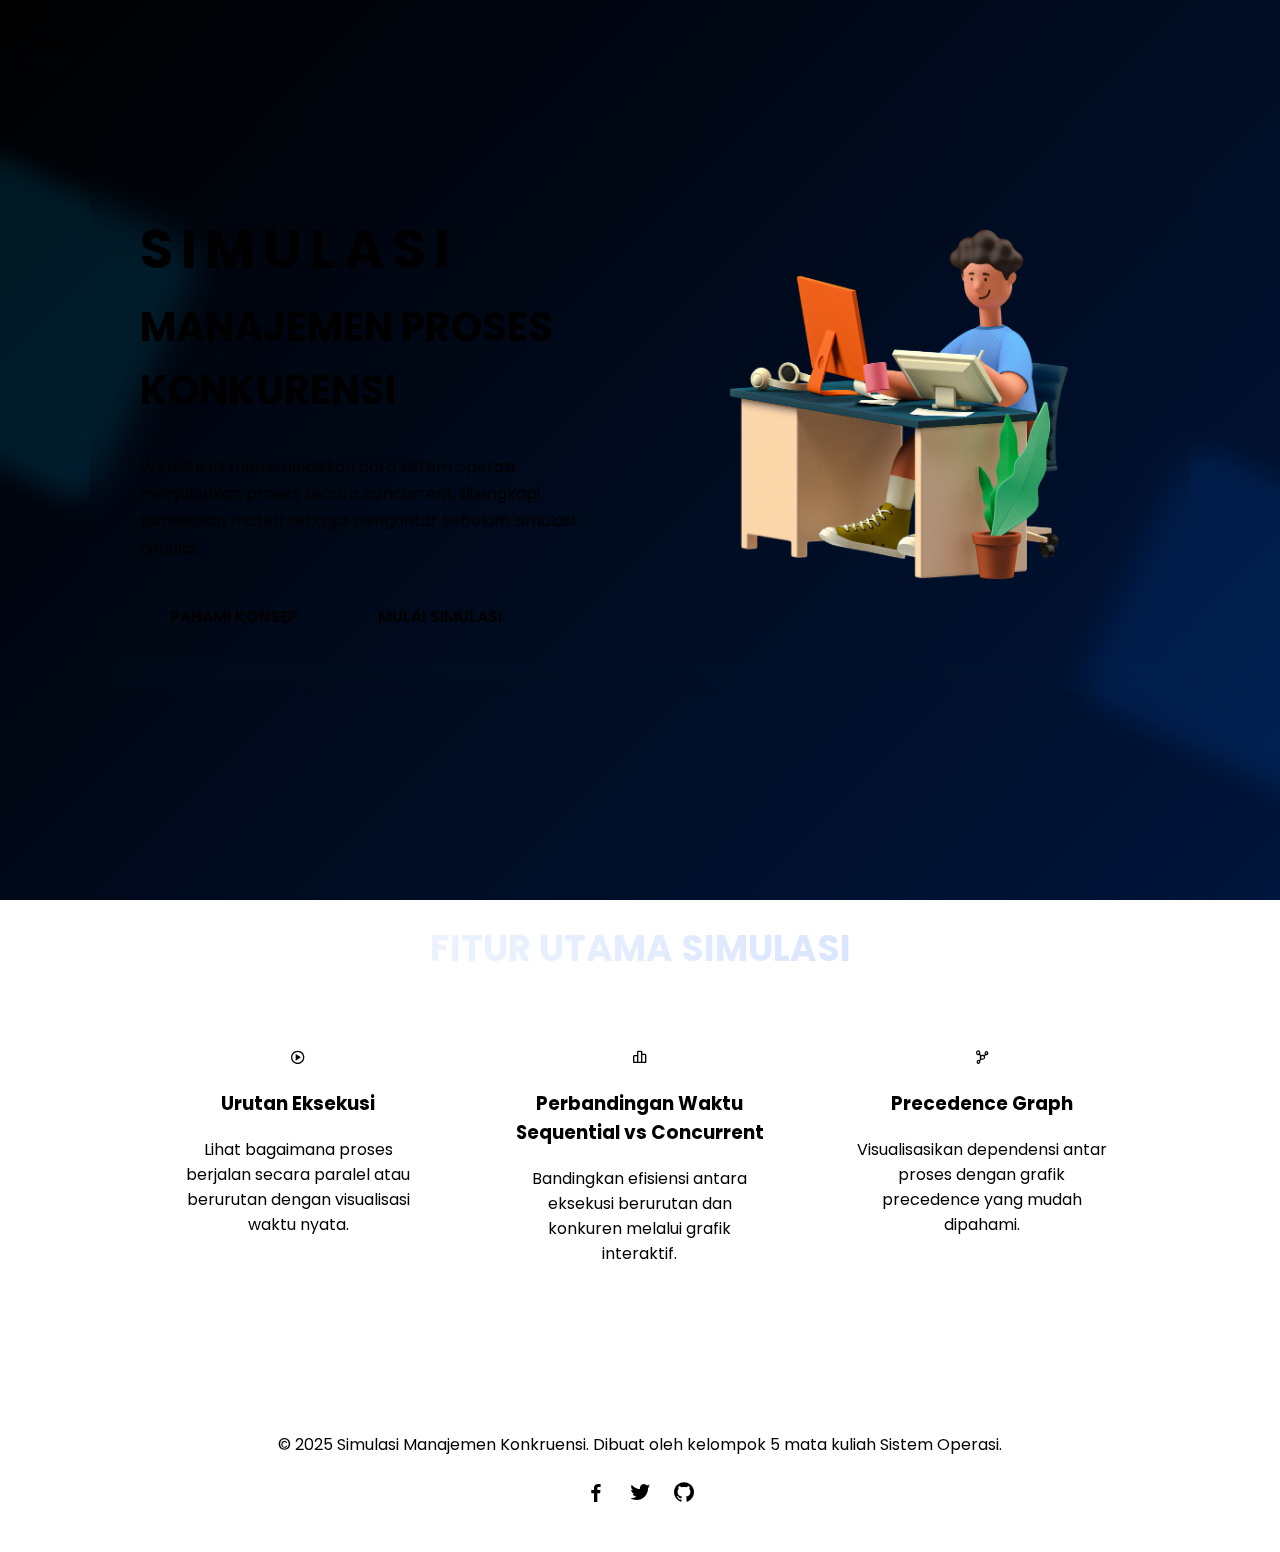
<file: simulasi.html>
<!DOCTYPE html>
<html lang="id">
<head>
    <meta charset="UTF-8">
    <meta name="viewport" content="width=device-width, initial-scale=1.0">
    <title>Simulasi Konkruensi</title>
    <link rel="stylesheet" href="style.css">
    <link rel="stylesheet" href="https://unpkg.com/boxicons@2.1.4/css/boxicons.min.css">
</head>
<body>

    <!-- ANIMATED BACKGROUND -->
    <div class="bg-animation"></div>
    <div class="decor decor-left"></div>
    <div class="decor decor-right"></div>

    <!-- SIDEBAR -->
    <aside id="sidebar" class="sidebar">
        <h2 class="side-title">MENU</h2>

        <a href="#" class="side-link active">
            <i class='bx bx-home'></i> Beranda
        </a>
        <a href="materi.html" class="side-link">
            <i class='bx bx-book'></i> Materi
        </a>
        <a href="#" class="side-link">
            <i class='bx bx-cog'></i> Simulasi
        </a>
        <a href="#" class="side-link">
            <i class='bx bx-info-circle'></i> Tentang Kami
        </a>
    </aside>

    <!-- TOGGLE BUTTON -->
    <button id="toggleBtn" class="toggle-btn">
        <i class='bx bx-menu'></i>
    </button>

    <!-- HERO CONTENT -->
   <section class="hero fade-in">
    <div class="hero-card">

        <div class="hero-content">
            <div class="hero-text">
                <h1 class="title floating">SIMULASI</h1>
                <h2 class="subtitle subtitle-1">MANAJEMEN PROSES</h2>
                <h2 class="subtitle subtitle-2">KONKURENSI</h2>

                <p class="desc">
                    Website ini mensimulasikan cara sistem operasi menjalankan proses secara concurrent, dilengkapi penjelasan materi sebagai pengantar sebelum simulasi dimulai.
                </p>

                <div class="btn-group">
                    <a href="materi.html" class="btn">PAHAMI KONSEP</a>
                    <a href="#" class="btn btn-alt">MULAI SIMULASI</a>
                </div>
            </div>

            <div class="hero-img">
                <img src="illustration.png" alt="">
            </div>
        </div>

    </div>
</section>


    <!-- FITUR UTAMA SECTION -->
    <section class="features">
        <h2 class="features-title">FITUR UTAMA SIMULASI</h2>
        <div class="features-grid">
            <div class="feature-card">
                <i class='bx bx-play-circle'></i>
                <h3>Urutan Eksekusi</h3>
                <p>Lihat bagaimana proses berjalan secara paralel atau berurutan dengan visualisasi waktu nyata.</p>
            </div>
            <div class="feature-card">
                <i class='bx bx-bar-chart-alt-2'></i>
                <h3>Perbandingan Waktu Sequential vs Concurrent</h3>
                <p>Bandingkan efisiensi antara eksekusi berurutan dan konkuren melalui grafik interaktif.</p>
            </div>
            <div class="feature-card">
                <i class='bx bx-network-chart'></i>
                <h3>Precedence Graph</h3>
                <p>Visualisasikan dependensi antar proses dengan grafik precedence yang mudah dipahami.</p>
            </div>
        </div>
    </section>

    <!-- FOOTER -->
    <footer class="footer">
        <p>&copy; 2025 Simulasi Manajemen Konkruensi. Dibuat oleh kelompok 5  mata kuliah Sistem Operasi.</p>
        <div class="footer-links">
            <a href="#"><i class='bx bxl-facebook'></i></a>
            <a href="#"><i class='bx bxl-twitter'></i></a>
            <a href="#"><i class='bx bxl-github'></i></a>
        </div>
    </footer>

<script src="script.js"></script>
</body>
</html>
</file>
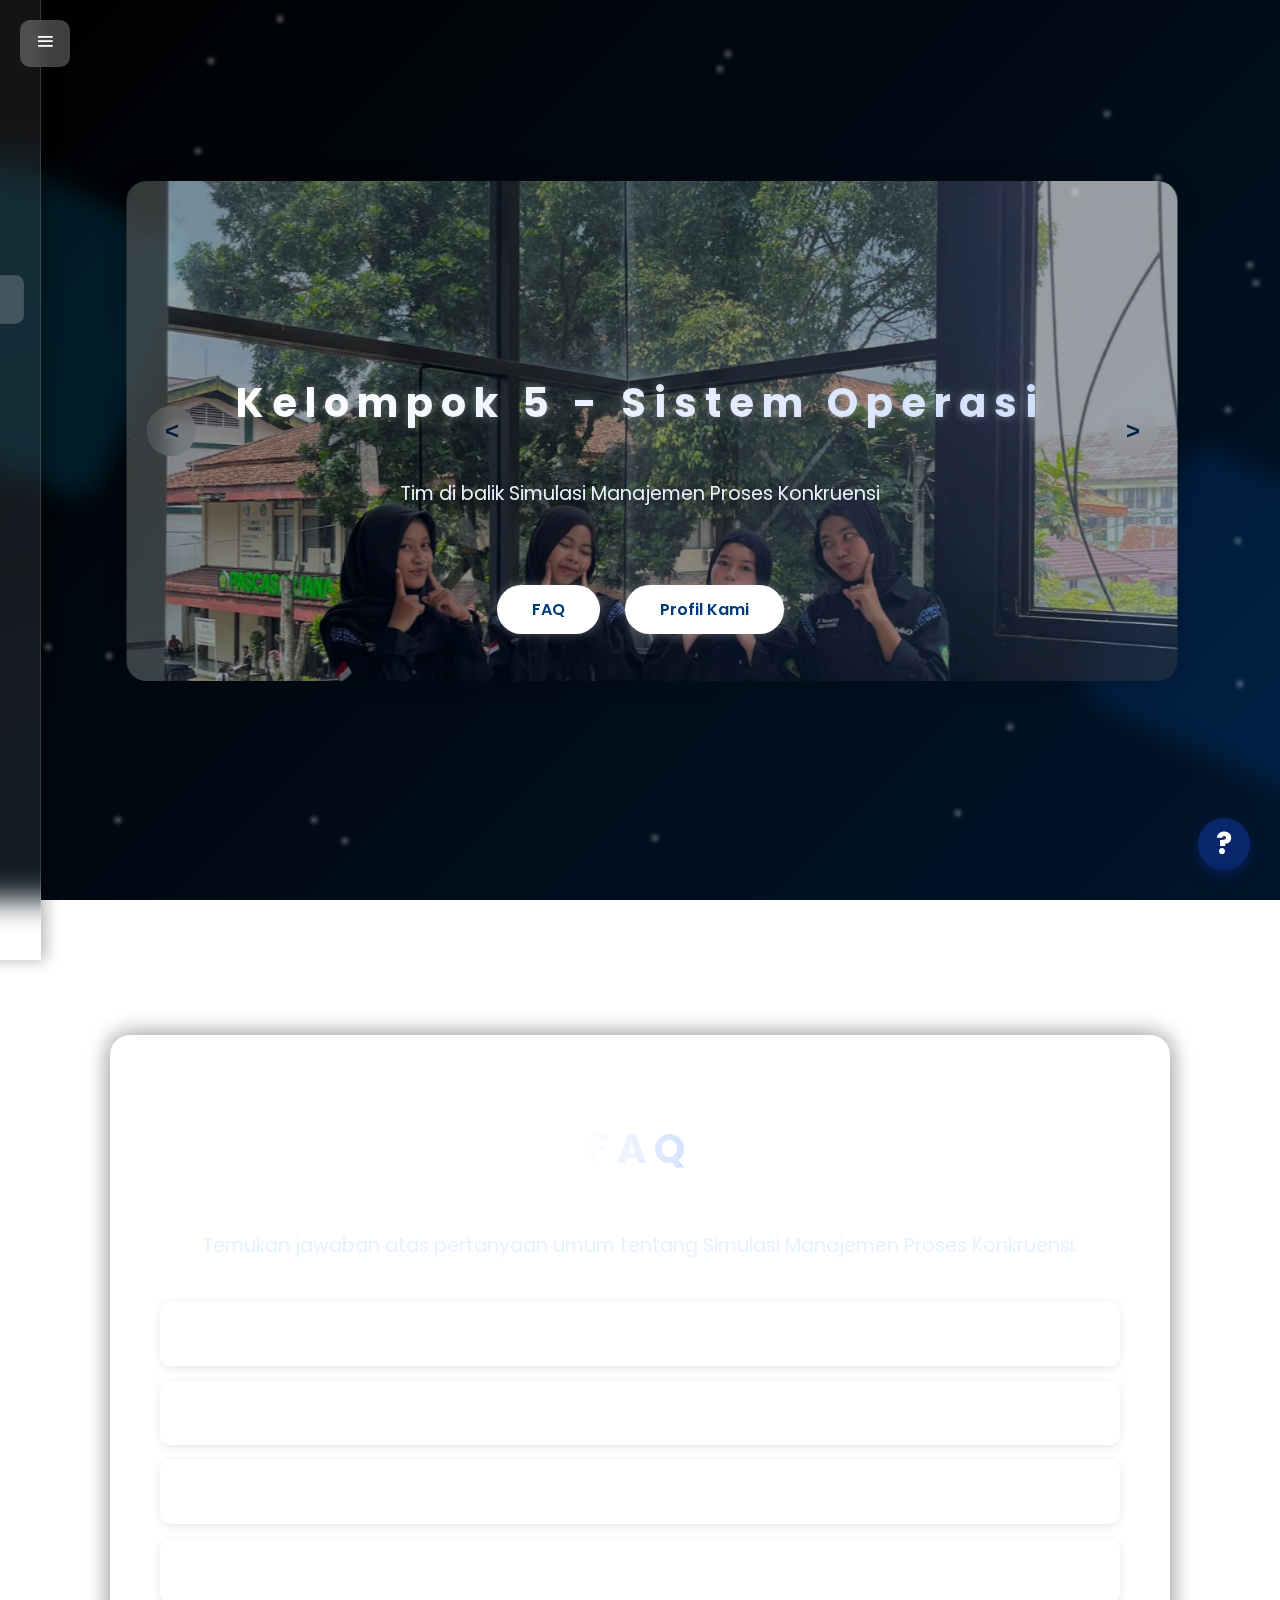
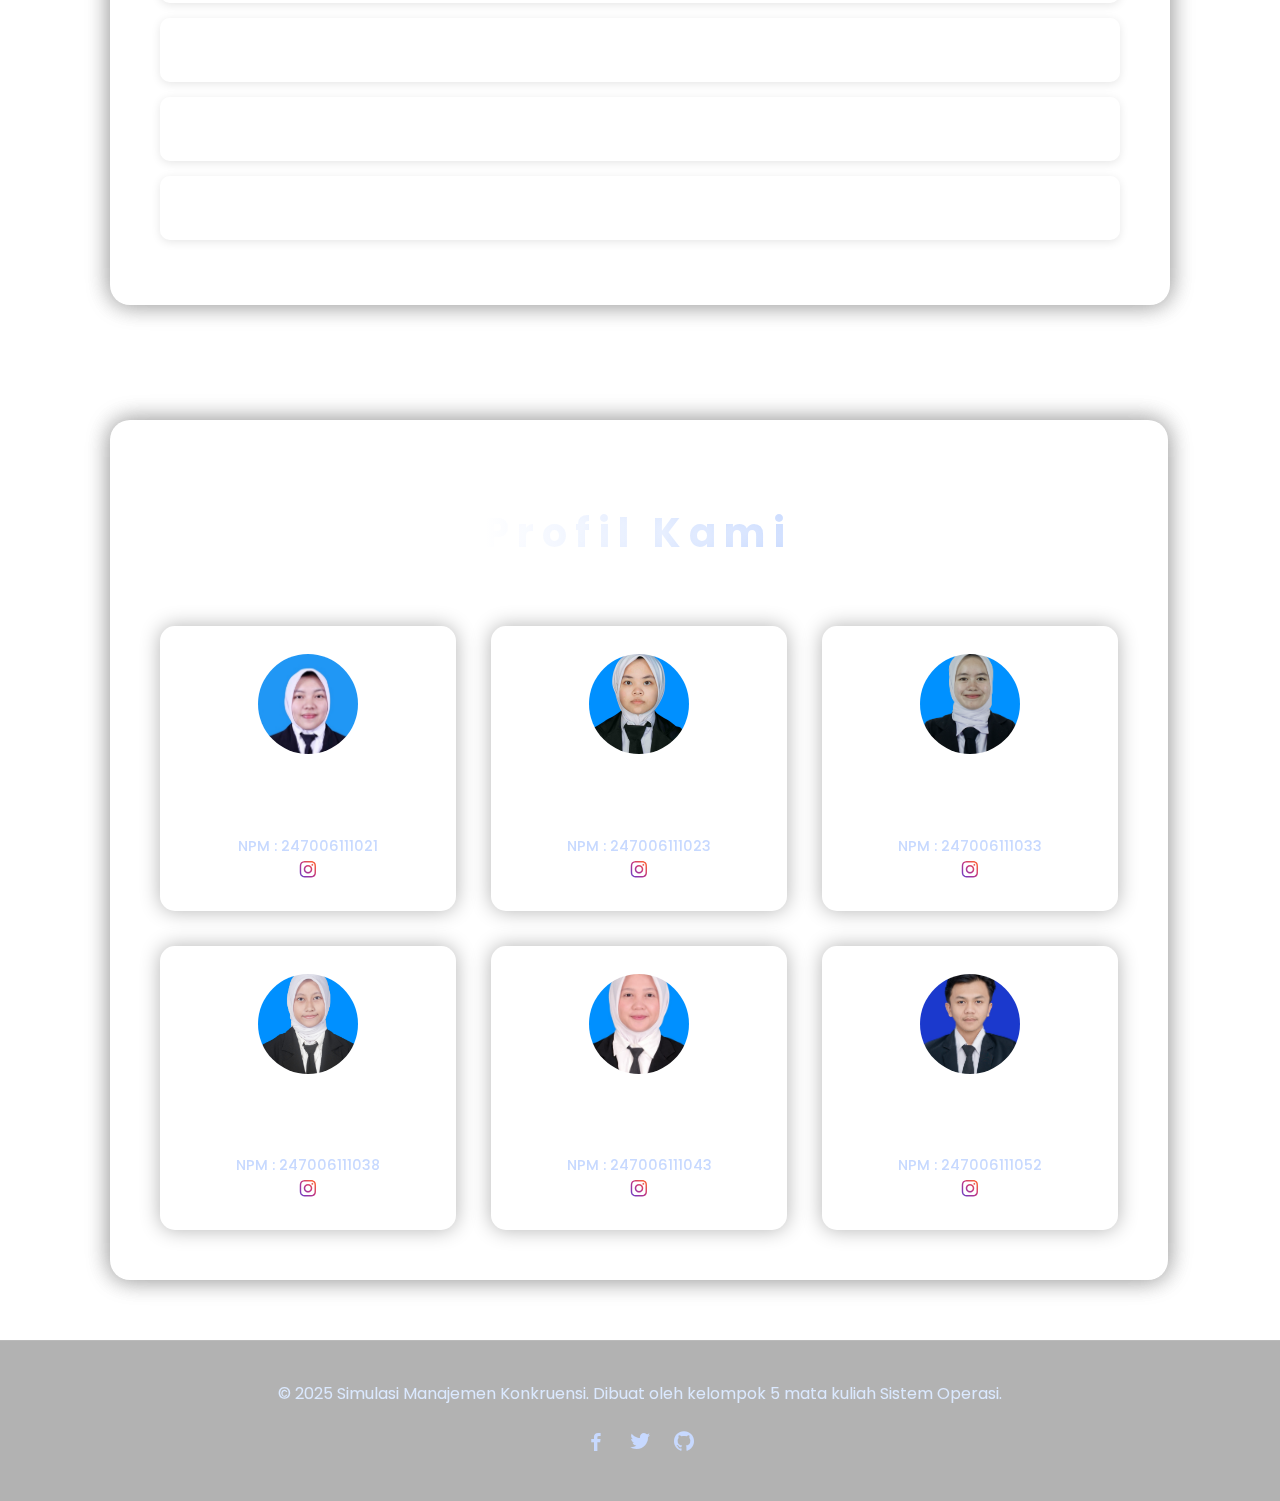
<file: Tentang kami.html>
<!DOCTYPE html>
<html lang="id">
<head>
    <meta charset="UTF-8">
    <meta name="viewport" content="width=device-width, initial-scale=1.0">
    <title>Tentang Kami - Simulasi Konkruensi</title>
    <link rel="stylesheet" href="Tentang kami.css"> <!-- Menggunakan style.css gabungan -->
    <link rel="stylesheet" href="https://unpkg.com/boxicons@2.1.4/css/boxicons.min.css">
</head>
<body>

    <!-- ANIMATED BACKGROUND (dari beranda) -->
    <div class="bg-animation"></div>
    <div class="decor decor-left"></div>
    <div class="decor decor-right"></div>

    <!-- SIDEBAR (dari beranda) -->
    <aside id="sidebar" class="sidebar">
        <h2 class="side-title">MENU</h2>

        <a href="index.html" class="side-link"> <!-- Ganti dengan nama file beranda Anda -->
            <i class='bx bx-home'></i> Beranda
        </a>
        <a href="#" class="side-link">
            <i class='bx bx-book'></i> Materi
        </a>
        <a href="#" class="side-link">
            <i class='bx bx-cog'></i> Simulasi
        </a>
        <a href="#" class="side-link active">
            <i class='bx bx-info-circle'></i> Tentang Kami
        </a>
    </aside>

    <!-- TOGGLE BUTTON (dari beranda) -->
    <button id="toggleBtn" class="toggle-btn">
        <i class='bx bx-menu'></i>
    </button>
    
    <!-- MAIN CONTENT: 3 FULL-SCREEN SECTIONS -->
    <main class="scroll-container">
        <!-- SECTION 1: FOTO BERSAMA KELOMPOK -->
    <section class="section section-1 fade-up">
        <div class="slideshow-bg">
            <div class="slides-container">
                <div class="slide" style="background-image: url('kelompok1.jpg');"></div>
                <div class="slide" style="background-image: url('kelompok2.jpg');"></div>
                <div class="slide" style="background-image: url('kelompok3.jpg');"></div>
            </div>
            <button class="slide-btn prev-btn" id="prevBtn">&lt;</button>
            <button class="slide-btn next-btn" id="nextBtn">&gt;</button>
        </div>
        <div class="section-content fade-up"> 
            <h1 class="section-title">Kelompok 5 - Sistem Operasi</h1>
            <p class="section-desc">Tim di balik Simulasi Manajemen Proses Konkruensi</p>
        </div>
         <!-- TAMBAHKAN TOMBOL DI SINI -->
        <div class="hero-buttons fade-up">
            <a href="#section-2" class="btn">FAQ</a>
            <a href="#section-3" class="btn">Profil Kami</a>
        </div>
    </section>

        <!-- SECTION 2: FAQ -->
        <section id="section-2" class="section section-2">
            <div class="container">
                <h2 class="section-title">FAQ</h2>
                <p class="section-desc">Temukan jawaban atas pertanyaan umum tentang Simulasi Manajemen Proses Konkruensi.</p>
                
                <div class="faq-accordion">
                    <div class="faq-item">
                        <button class="faq-question">
                            <span>Apa itu Simulasi Konkruensi?</span>
                            <i class='bx bx-chevron-down'></i>
                        </button>
                        <div class="faq-answer">
                            <p>Simulasi Konkruensi adalah alat interaktif yang dirancang untuk membantu memahami konsep proses konkuren dalam sistem operasi. Ini mencakup eksekusi sequential vs concurrent, serta visualisasi precedence graph.</p>
                        </div>
                    </div>
                    
                    <div class="faq-item">
                        <button class="faq-question">
                            <span>Bagaimana cara menggunakan simulasi ini?</span>
                            <i class='bx bx-chevron-down'></i>
                        </button>
                        <div class="faq-answer">
                            <p>Pilih opsi simulasi dari menu, masukkan parameter proses, dan jalankan simulasi. Anda dapat melihat hasil eksekusi secara real-time dengan visualisasi yang mudah dipahami.</p>
                        </div>
                    </div>
                    
                    <div class="faq-item">
                        <button class="faq-question">
                            <span>Apa perbedaan antara eksekusi sequential dan concurrent?</span>
                            <i class='bx bx-chevron-down'></i>
                        </button>
                        <div class="faq-answer">
                            <p>Eksekusi sequential berarti proses berjalan satu per satu secara berurutan, sedangkan concurrent memungkinkan beberapa proses berjalan secara bersamaan, meningkatkan efisiensi sistem.</p>
                        </div>
                    </div>
                    
                    <div class="faq-item">
                        <button class="faq-question">
                            <span>Apa itu precedence graph?</span>
                            <i class='bx bx-chevron-down'></i>
                        </button>
                        <div class="faq-answer">
                            <p>Precedence graph adalah representasi grafis yang menunjukkan dependensi antar proses. Ini membantu dalam memahami urutan eksekusi dan potensi deadlock.</p>
                        </div>
                    </div>
                    
                    <div class="faq-item">
                        <button class="faq-question">
                            <span>Apakah saya bisa mengubah atau menghapus proses yang sudah saya input?</span>
                            <i class='bx bx-chevron-down'></i>
                        </button>
                        <div class="faq-answer">
                            <p>Ya, proses yang sudah ditambahkan biasanya dapat diedit atau dihapus melalui daftar proses sebelum simulasi dijalankan. Anda dapat memperbaiki nama, durasi, atau relasi ketergantungan jika terjadi kesalahan input.</p>
                        </div>
                    </div>
                    
                    <div class="faq-item">
                        <button class="faq-question">
                            <span>Apakah data proses saya disimpan oleh sistem?</span>
                            <i class='bx bx-chevron-down'></i>
                        </button>
                        <div class="faq-answer">
                            <p>Tidak. Semua data proses yang Anda masukkan hanya digunakan selama sesi simulasi dan tidak disimpan oleh sistem, kecuali jika fitur penyimpanan dihadirkan di versi mendatang. </p>
                        </div>
                    </div>

                    <div class="faq-item">
                        <button class="faq-question">
                            <span>Bisakah saya mengunduh hasil simulasi atau grafiknya?</span>
                            <i class='bx bx-chevron-down'></i>
                        </button>
                        <div class="faq-answer">
                            <p>Untuk saat ini, fitur unduhan mungkin belum tersedia. Namun Anda dapat mengambil screenshot atau menunggu fitur ekspor jika ditambahkan pada pembaruan berikutnya.</p>
                        </div>
                    </div>
                </div>
            </div>
        </section>
        <!-- SECTION 3: PROFIL KITA -->
        <section id="section-3" class="section section-3">
            <div class="container">
                <h2 class="section-title">Profil Kami</h2>
                <div class="team-cards">
                    <div class="team-card">
                        <img class="team-photo" src="aini.png" alt="Anggota 1">
                        <h4>Aini Nurfadilah</h4>
                        <p class="npm">NPM : 247006111021 </p>
                        <!-- Tombol IG -->
                        <a href="https://www.instagram.com/anfdlha" target="_blank" rel="noopener noreferrer" 
                            class="ig-link" title="Instagram Aini">
                            <i class='bx bxl-instagram' style="font-size: 22px; "></i>
                        </a>
                    </div>
                    <div class="team-card">
                        <img class="team-photo" src="dara.png" alt="Anggota 2">
                        <h4>Dara Adzkia</h4>
                        <p class="npm">NPM : 247006111023</p>
                        <!-- Tombol IG -->
                        <a href="https://www.instagram.com/dardzk" target="_blank" rel="noopener noreferrer" 
                            class="ig-link" title="Instagram Dara">
                            <i class='bx bxl-instagram' style="font-size: 22px;"></i>
                        </a>
                    </div>
                    <div class="team-card">
                        <img class="team-photo" src="rina.jpg" alt="Anggota 3">
                        <h4>Rina Natalia</h4>
                        <p class="npm">NPM : 247006111033</p>
                        <!-- Tombol IG -->
                        <a href="https://www.instagram.com/rinaant_" target="_blank" rel="noopener noreferrer" 
                            class="ig-link" title="Instagram Rina">
                            <i class='bx bxl-instagram' style="font-size: 22px;"></i>
                        </a>
                    </div>
                    <div class="team-card">
                        <img class="team-photo" src="anggi.jpg" alt="Anggota 4">
                        <h4>Anggi Salsabila</h4>
                        <p class="npm">NPM : 247006111038</p>
                        <!-- Tombol IG -->
                        <a href="https://www.instagram.com/slsbilaa_635?igsh=MXRiZGttYm1qMmlweQ==" target="_blank" rel="noopener noreferrer" 
                            class="ig-link" title="Instagram Anggi">
                            <i class='bx bxl-instagram' style="font-size: 22px;"></i>
                        </a>
                    </div>
                    <div class="team-card">
                        <img class="team-photo" src="nayla.jpg" alt="Anggota 5">
                        <h4>Nayla Qurrota. A</h4>
                        <p class="npm">NPM : 247006111043</p>
                        <!-- Tombol IG -->
                        <a href="https://www.instagram.com/nayla.qa" target="_blank" rel="noopener noreferrer" 
                            class="ig-link" title="Instagram Nayla">
                            <i class='bx bxl-instagram' style="font-size: 22px;"></i>
                        </a>
                    </div>
                    <div class="team-card">
                        <img class="team-photo" src="faisal.jpg" alt="Anggota 6">
                        <h4>Faisal Hadi Saik</h4>
                        <p class="npm">NPM : 247006111052</p>
                        <!-- Tombol IG -->
                        <a href="https://www.instagram.com/faisal_lorentz" target="_blank" rel="noopener noreferrer" 
                            class="ig-link" title="Instagram Faisal">
                            <i class='bx bxl-instagram' style="font-size: 22px;"></i>
                        </a>
                    </div>
                </div>
            </div>
        </section>
    </main>

    <!-- FOOTER (dari beranda) -->
    <footer class="footer">
        <p>&copy; 2025 Simulasi Manajemen Konkruensi. Dibuat oleh kelompok 5 mata kuliah Sistem Operasi.</p>
        <div class="footer-links">
            <a href="#"><i class='bx bxl-facebook'></i></a>
            <a href="#"><i class='bx bxl-twitter'></i></a>
            <a href="#"><i class='bx bxl-github'></i></a>
        </div>
    </footer>

        <!-- Help Bubble -->
    <div id="help-bubble" aria-label="Tombol bantuan" role="button" tabindex="0">?</div>

    <!-- Help Popup -->
    <div id="help-popup" role="dialog" aria-modal="true" aria-labelledby="help-title" aria-hidden="true">
    <button id="help-close" aria-label="Tutup bantuan">&times;</button>
    <h3 id="help-title">Cara Memulai Simulasi</h3>
    <ul>
        <li>Buka halaman simulasi.</li>
        <li>Masukkan nama proses dan durasinya.</li>
        <li>(Opsional) Tambahkan dependency antar proses.</li>
        <li>Klik Tambahkan Proses.</li>
        <li>Jika semua proses sudah benar, klik Mulai Simulasi.</li>
    </ul>
    </div>

<script src="Tentang kami.js"></script> <!-- Menggunakan JS terpisah -->
</body>
</html>
</file>
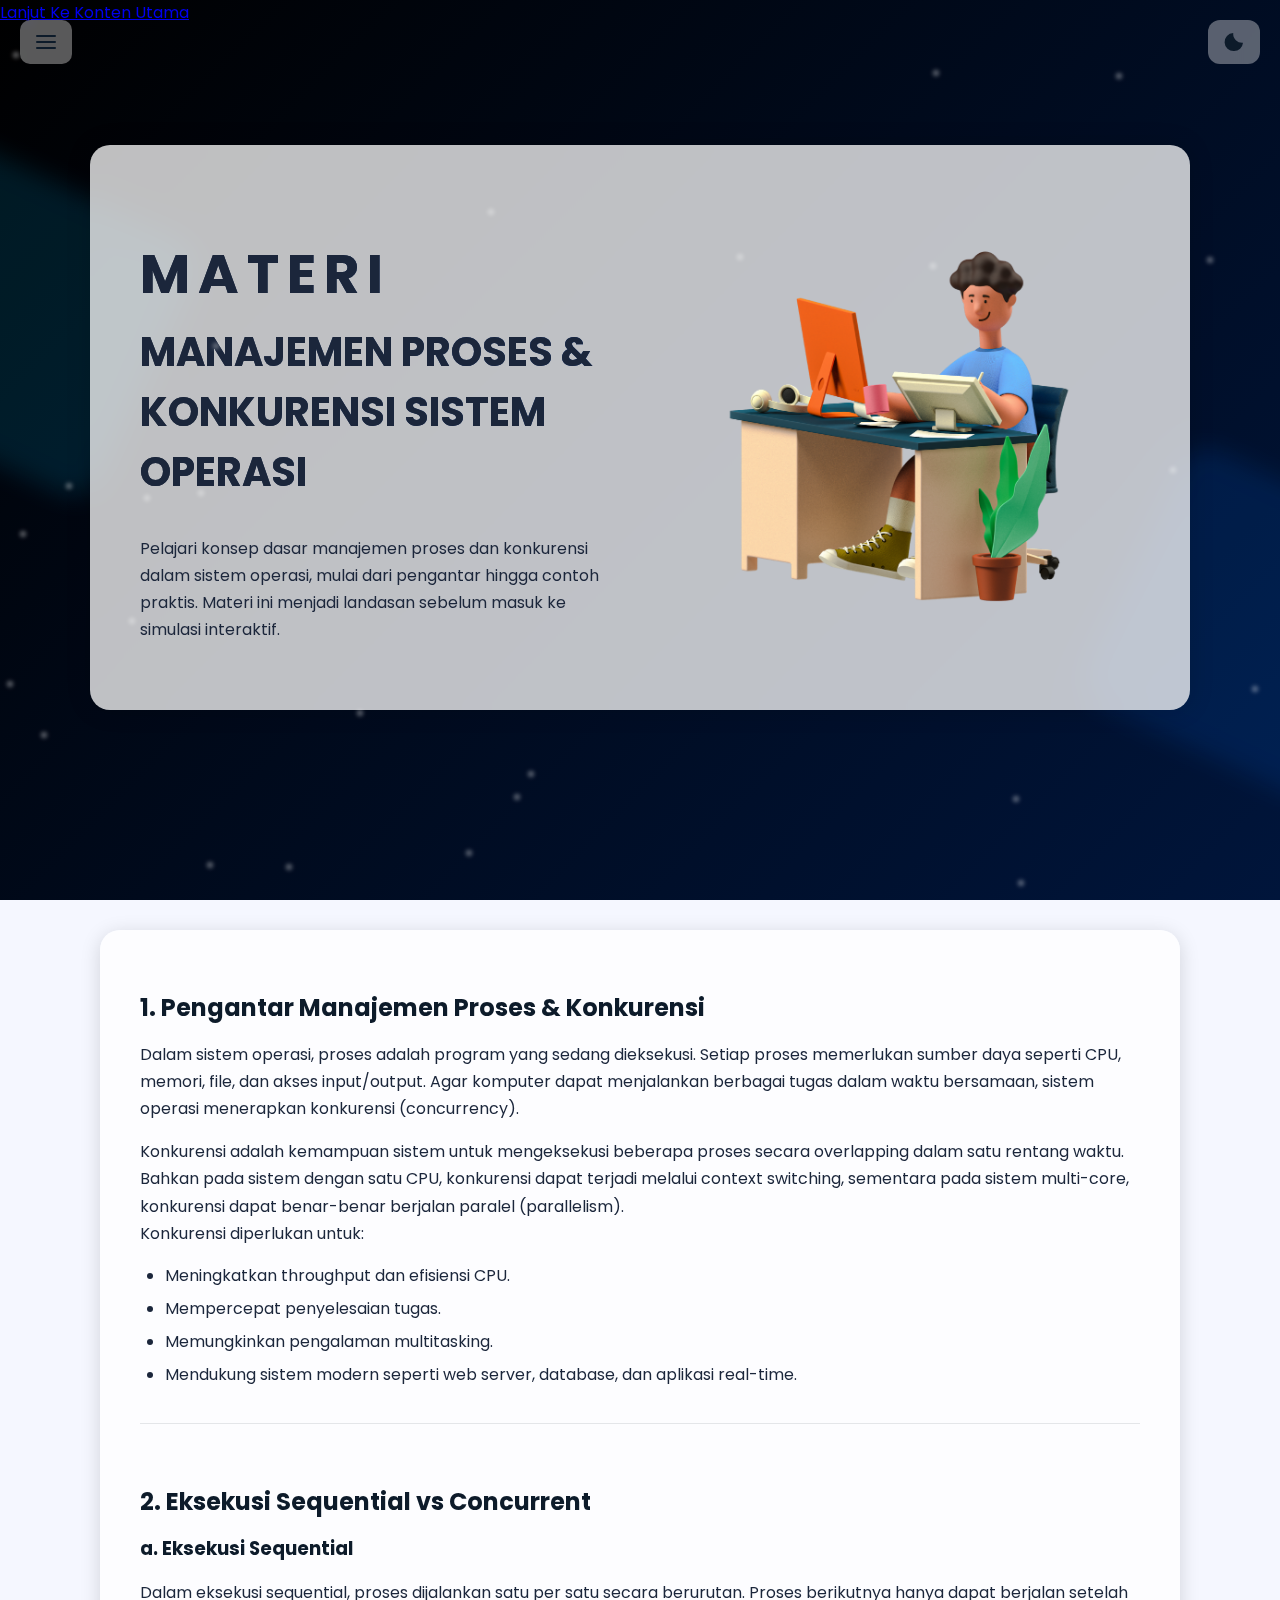
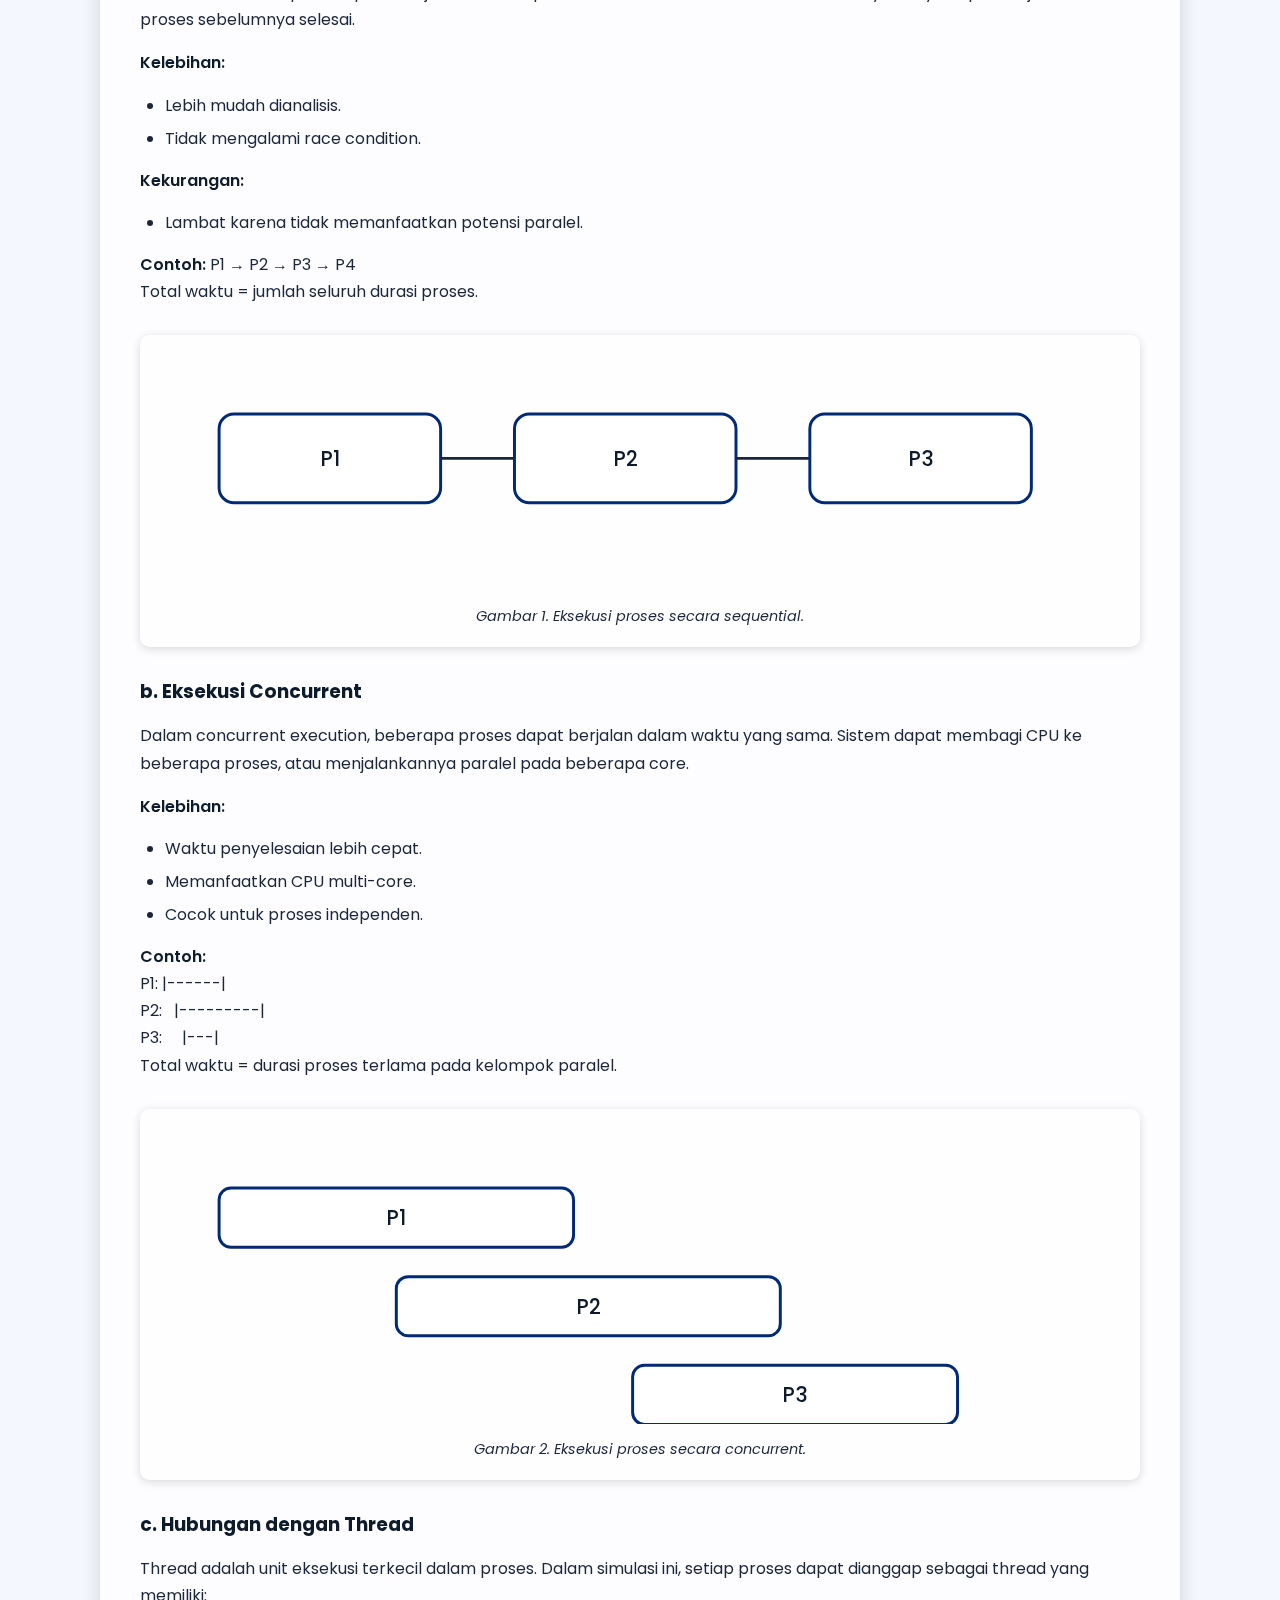
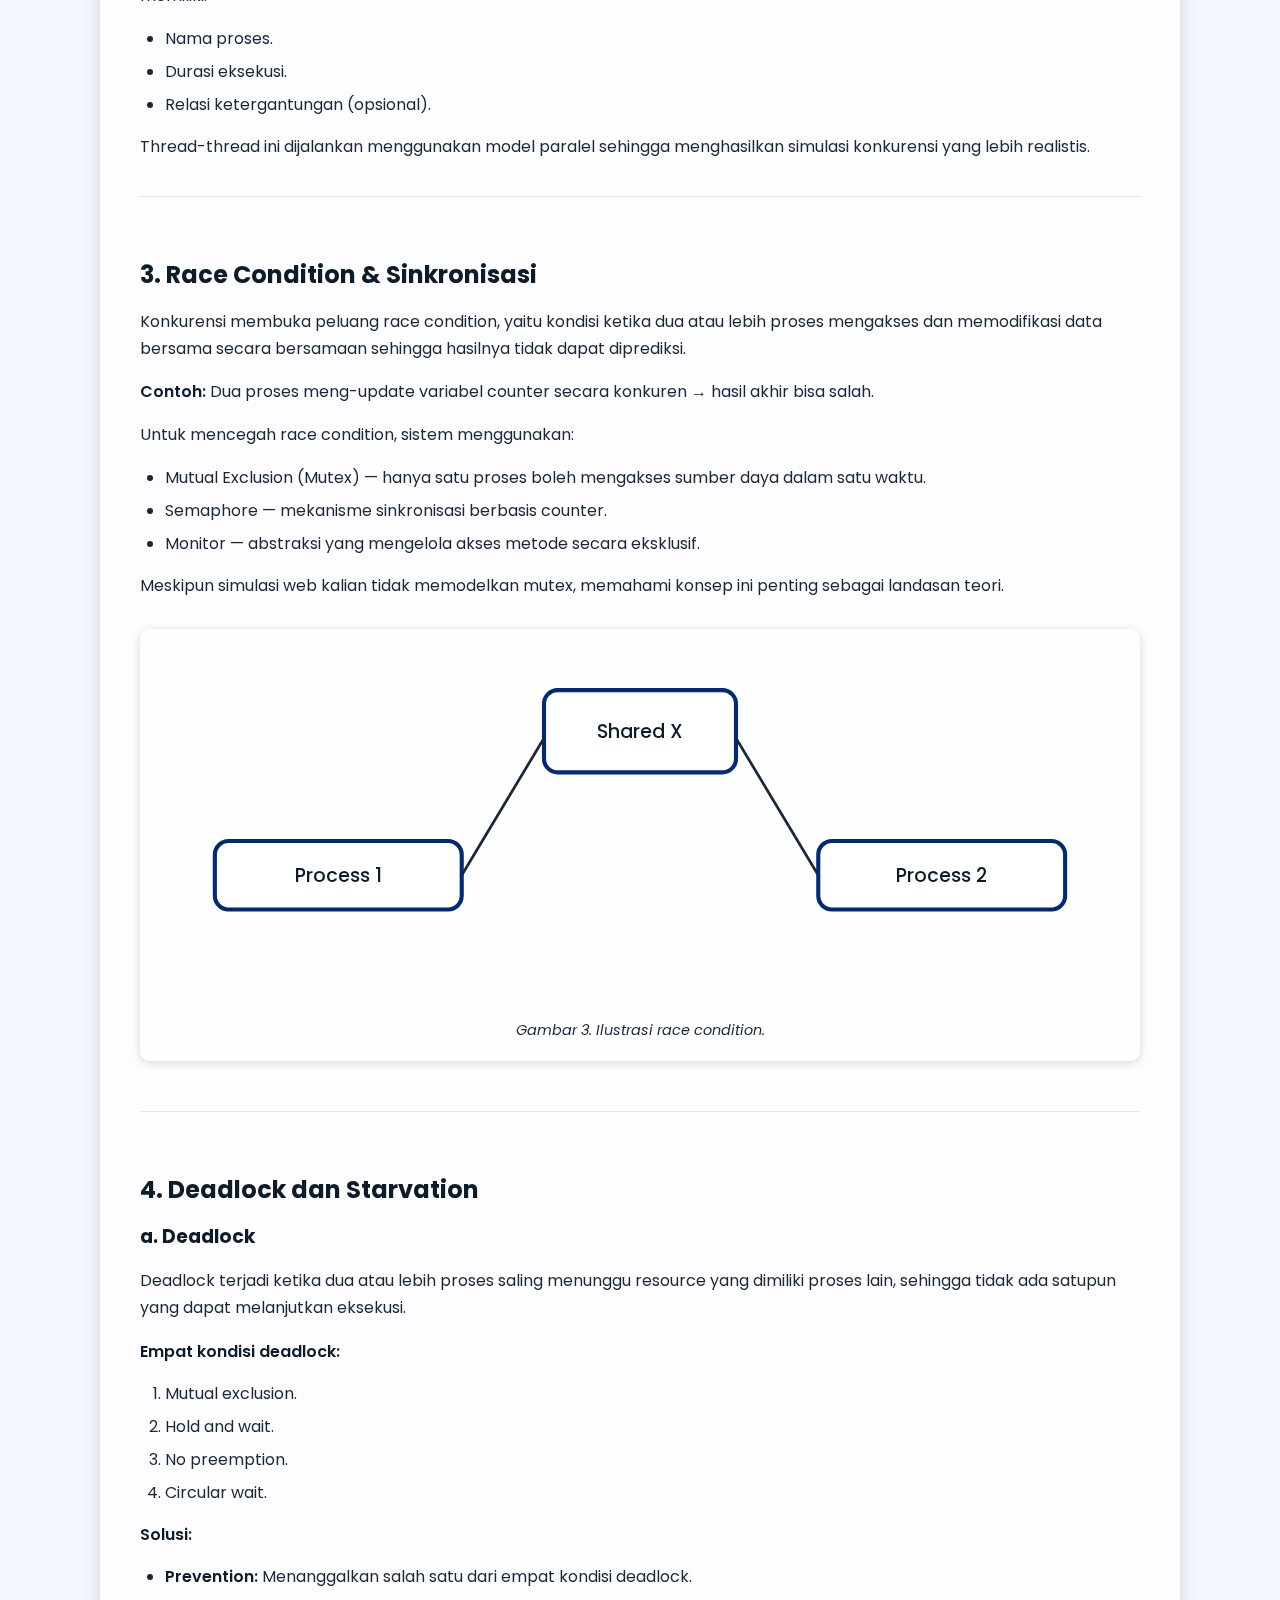
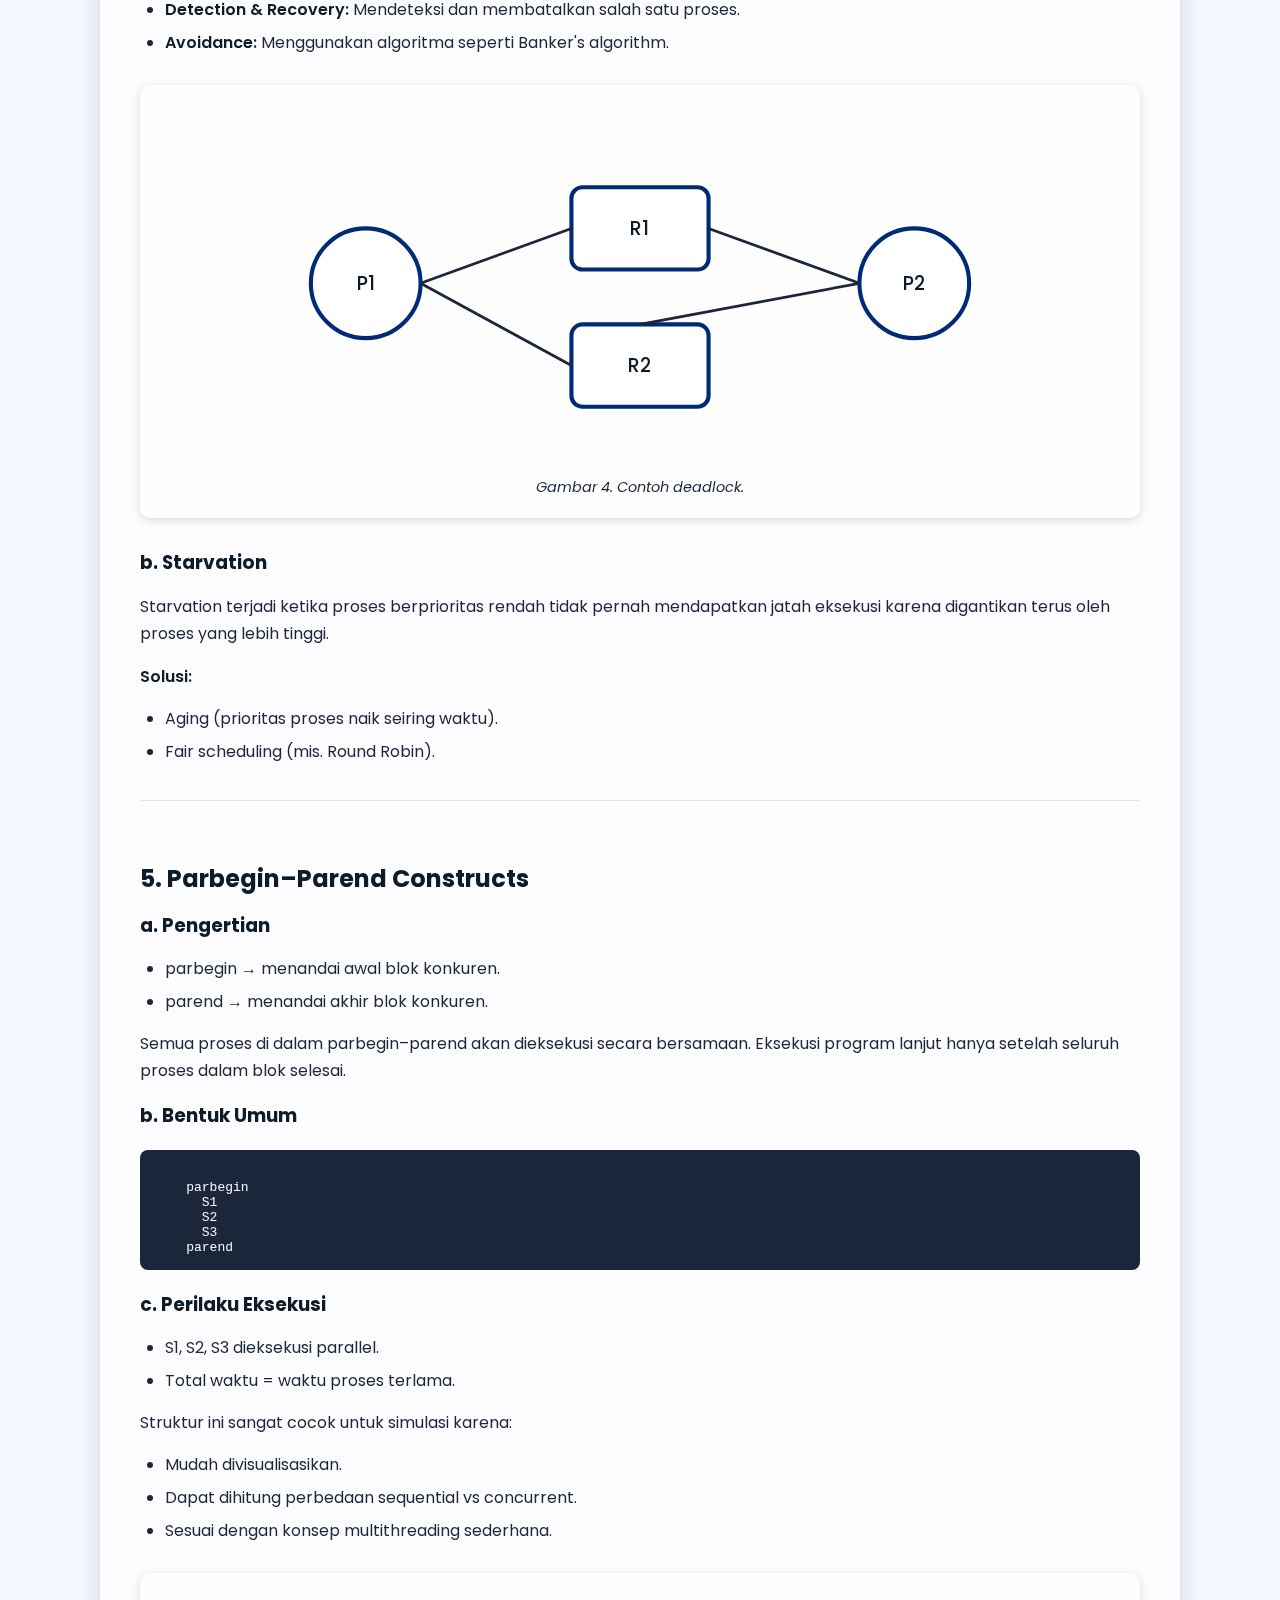
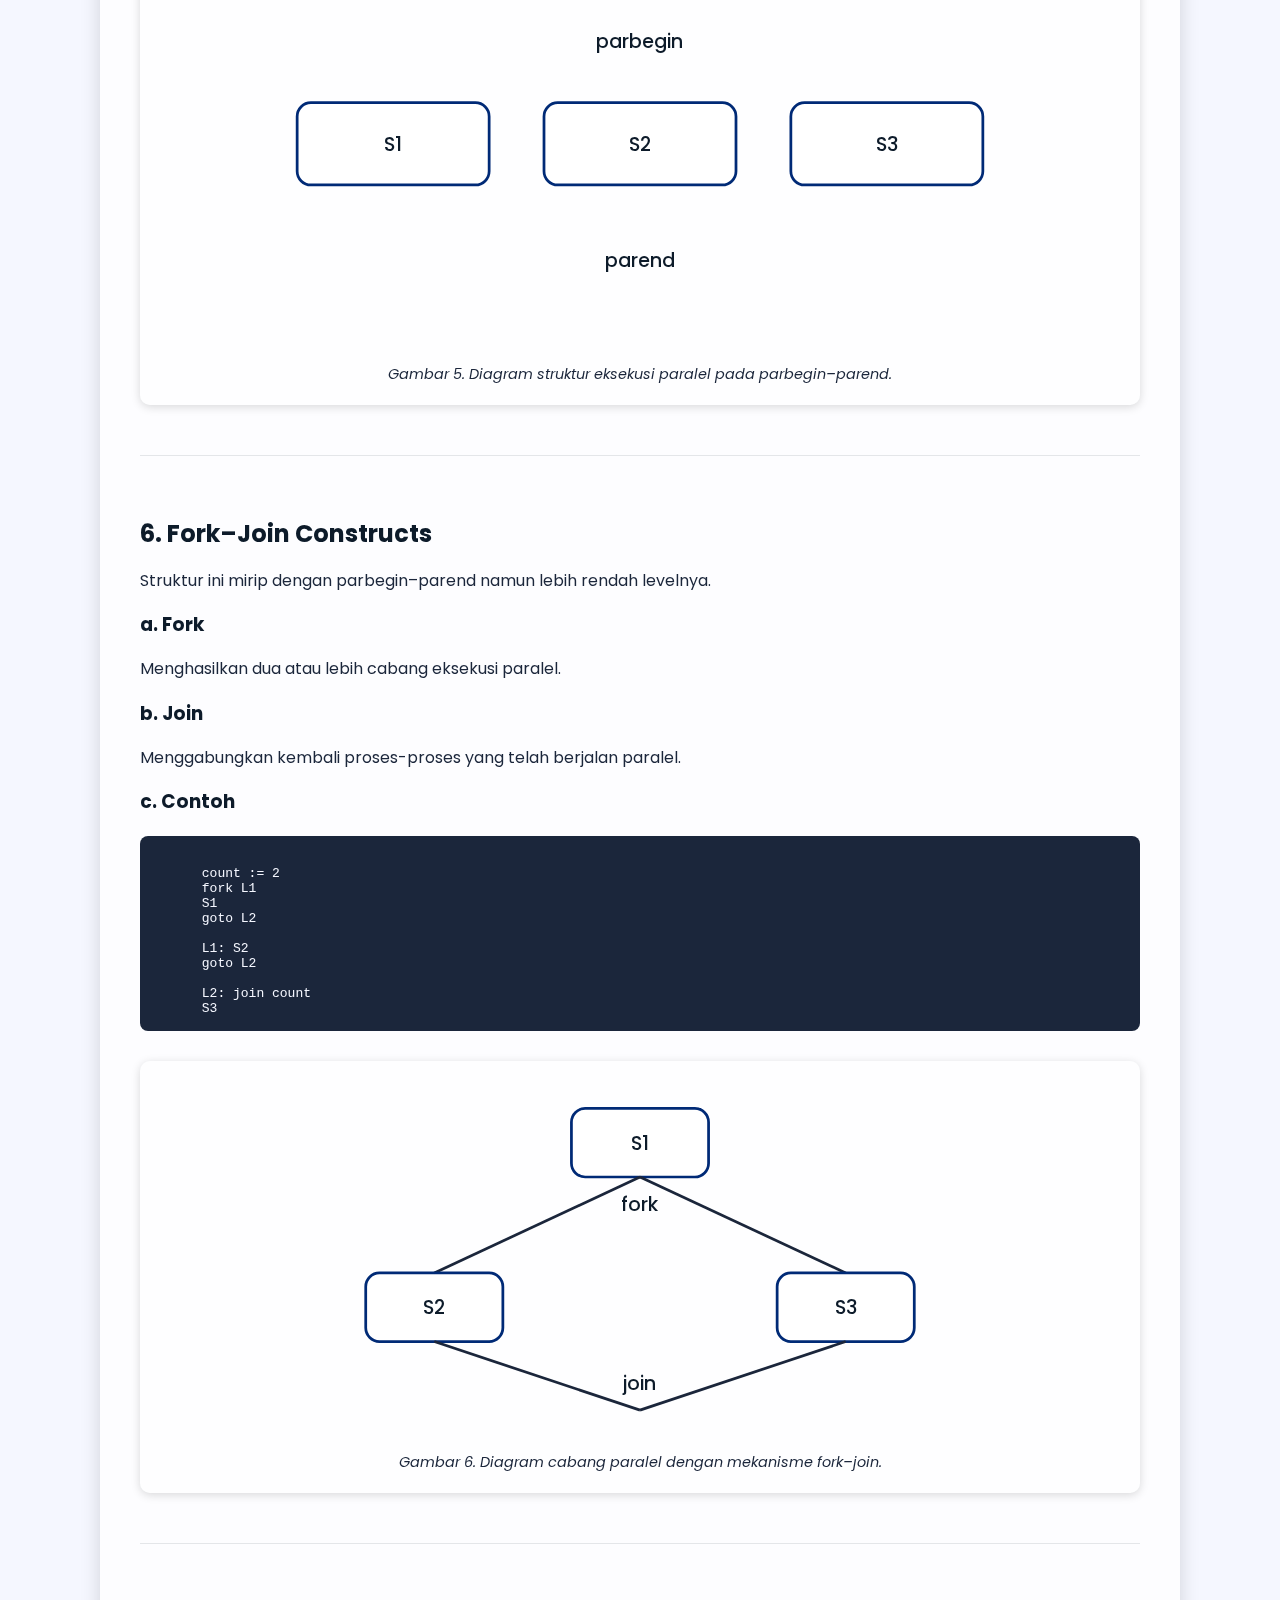
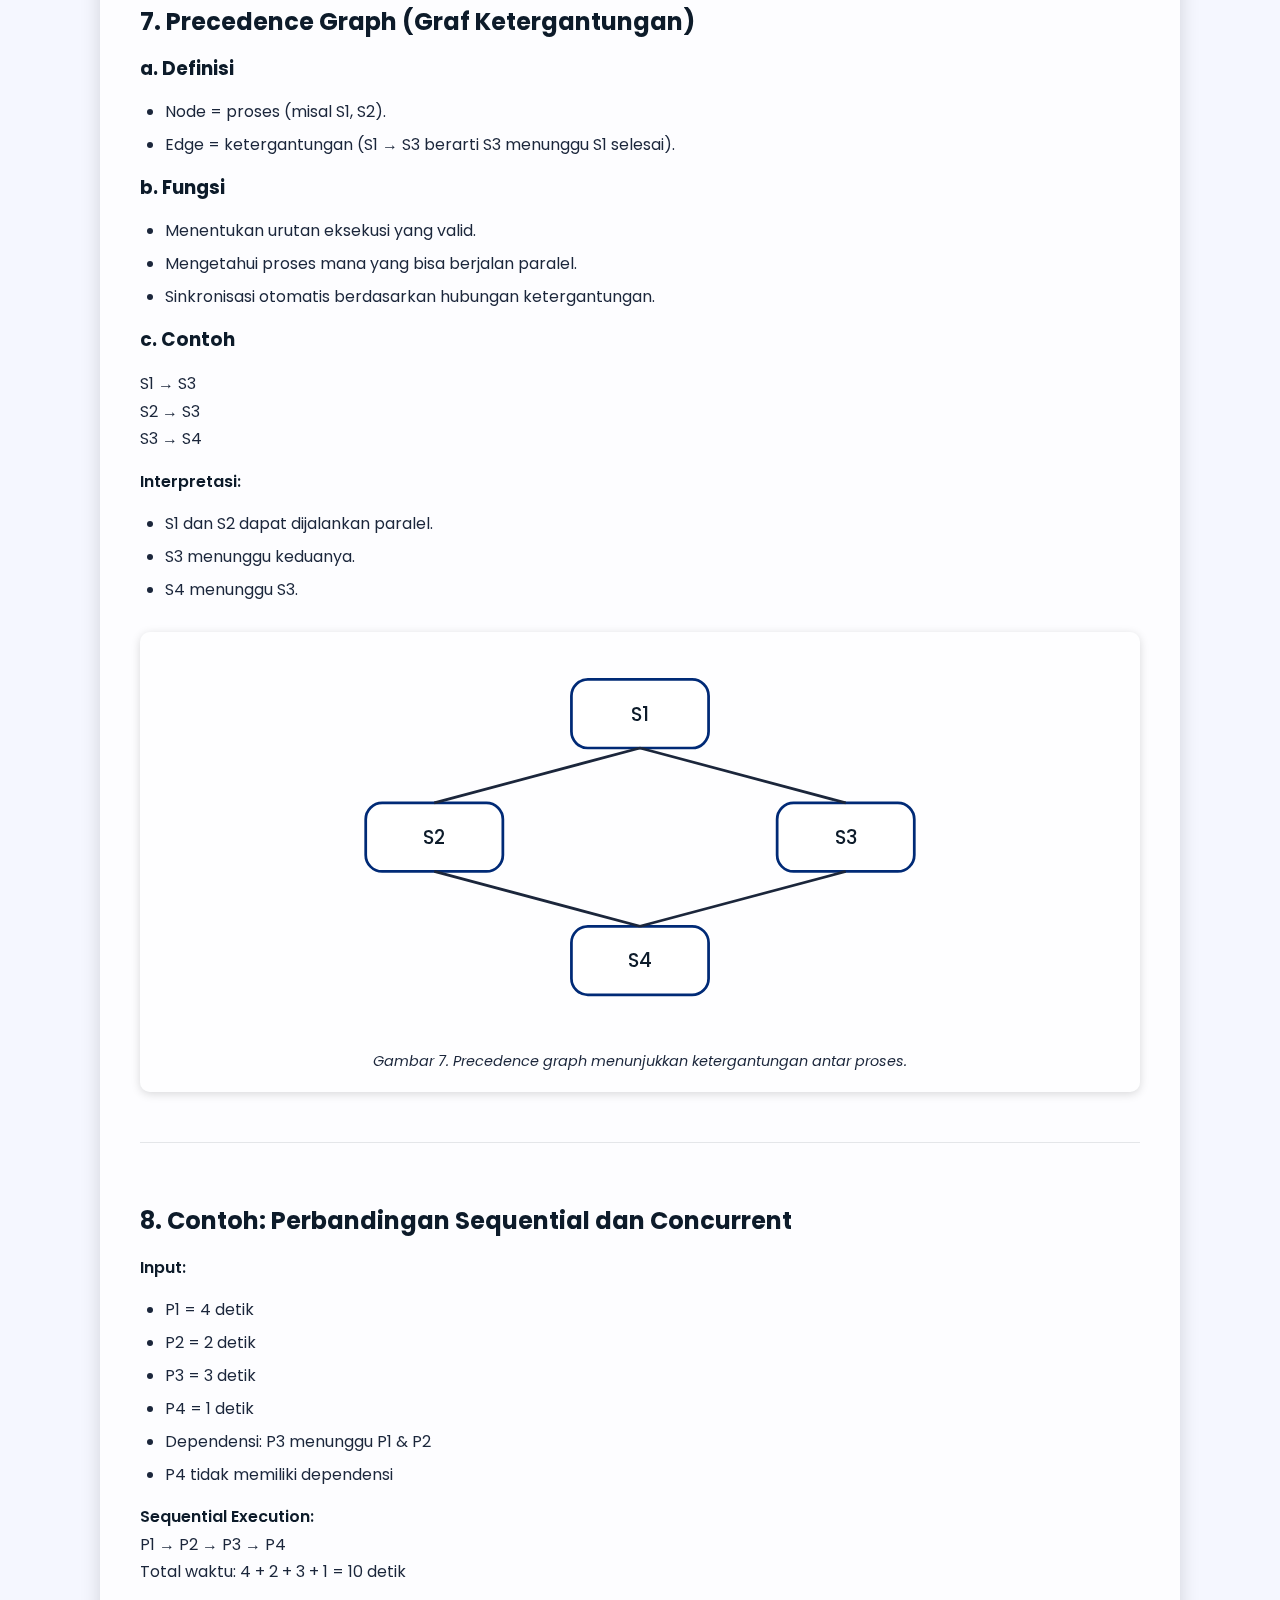
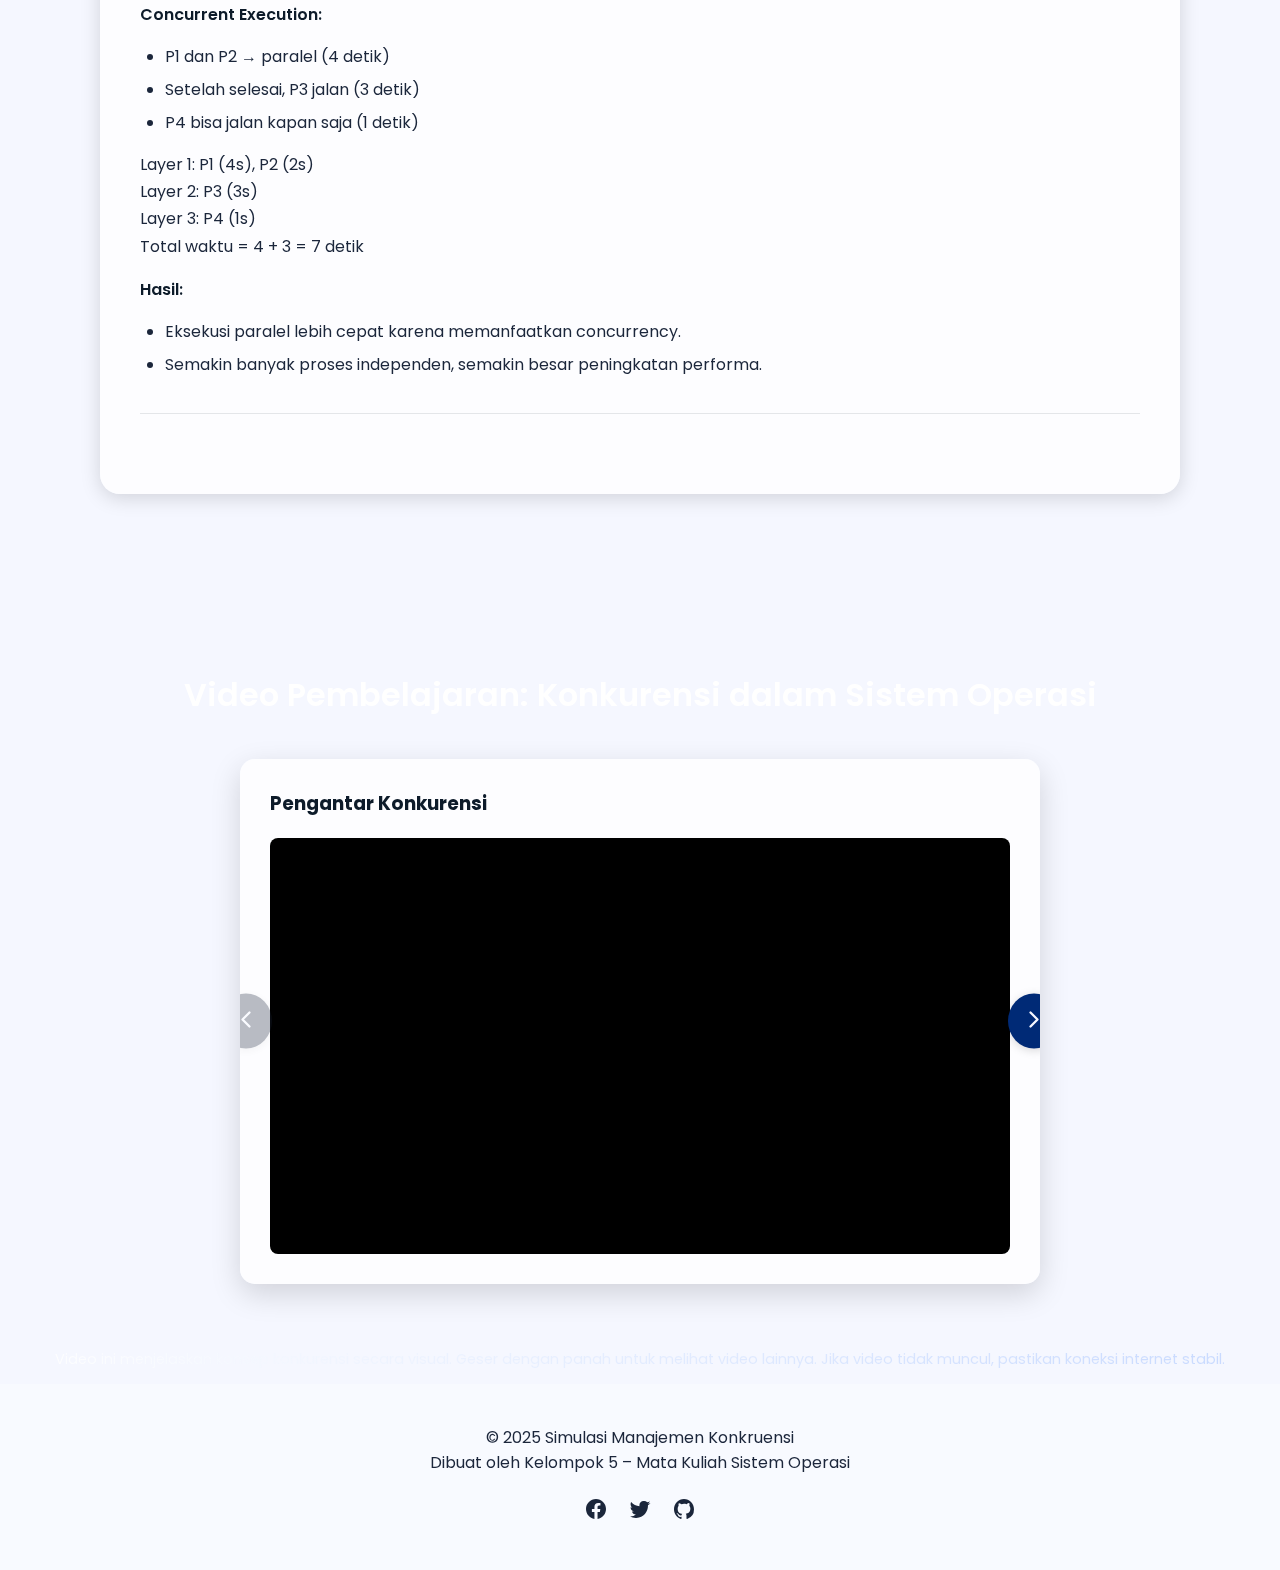
<file: Room/materi.html>
<!DOCTYPE html>
<html lang="id" data-theme="light" dir="ltr">
  <head>
    <!-- CHARSET -->
    <meta charset="UTF-8" />

    <!-- RESPONSIVE -->
    <meta name="viewport" content="width=device-width, initial-scale=1.0" />

    <!-- TITLE -->
    <title>Pemahaman Materi Konkurensi — Simulasi Manajemen Proses</title>

    <!-- PERFORMANCE: PRECONNECT -->
    <link rel="preconnect" href="https://fonts.googleapis.com" />
    <link rel="preconnect" href="https://fonts.gstatic.com" crossorigin />
    <link rel="preconnect" href="https://www.youtube.com" />

    <!-- STYLE UTAMA -->
    <link rel="stylesheet" href="materiStyle.css" />

    <!-- ICON LIBRARY -->
    <link
      rel="stylesheet"
      href="https://unpkg.com/boxicons@2.1.4/css/boxicons.min.css"
    />
  </head>
  <body>
    <a href="#mainContent" class="skip-to-content">Lanjut Ke Konten Utama</a>
    <!-- ANIMATED BACKGROUND -->
    <div class="bg-animation" aria-hidden="true"></div>

    <!--DECORATION-->
    <div class="decor decor-left" aria-hidden="true"></div>
    <div class="decor decor-right" aria-hidden="true"></div>

    <!-- SIDEBAR -->
    <aside
      id="sidebar"
      class="sidebar"
      role="navigation"
      aria-label="Menu Navigasi Utama"
      aria-hidden="true"
    >
      <button
        id="closeSidebar"
        class="sidebar-close"
        aria-label="Tutup Menu Navigasi"
        aria-controls="sidebar"
      >
        <i class="bx bx-x"></i>
      </button>
      <h2 class="side-title">MENU</h2>

      <nav class="side-nav">
        <a href="index.html" class="side-link">
          <i class="bx bx-home"></i> Beranda
        </a>
        <a href="materi.html" class="side-link active">
          <i class="bx bx-book"></i> Materi
        </a>
        <a href="simulasi.html" class="side-link">
          <i class="bx bx-cog"></i> Simulasi
        </a>
        <a href="tentang.html" class="side-link">
          <i class="bx bx-info-circle"></i> Tentang Kami
        </a>
      </nav>
    </aside>

    <!-- TOGGLE BUTTON -->
    <button
      id="toggleBtn"
      class="toggle-btn"
      aria-label="Buka Menu navigasi"
      aria-controls="sidebar"
      aria-expanded="false"
    >
      <svg
        class="icon"
        viewBox="0 0 24 24"
        width="24"
        height="24"
        aria-hidden="true"
      >
        <path
          d="M3 6h18M3 12h18M3 18h18"
          stroke="currentColor"
          stroke-width="2"
          stroke-linecap="round"
        />
      </svg>
      <!-- Ganti-->
    </button>

    <!-- TOGGLE THEME BUTTON -->
    <button
      id="themeToggle"
      class="theme-btn"
      aria-label="Aktifkan Mode Gelap"
      aria-pressed="false"
    >
      <svg
        class="icon"
        viewBox="0 0 24 24"
        width="24"
        height="24"
        aria-hidden="true"
      >
        <path
          d="M21 12.79A9 9 0 0 1 11.21 3 7 7 0 1 0 12 21a9 9 0 0 0 9-8.21z"
          fill="currentColor"
        />
      </svg>
      <svg
        class="icon"
        viewBox="0 0 24 24"
        width="24"
        height="24"
        aria-hidden="true"
      >
        <circle
          cx="12"
          cy="12"
          r="5"
          stroke="currentColor"
          stroke-width="2"
          fill="none"
        />
        <path
          d="M12 1v2M12 21v2M4.22 4.22L5.64 5.64M18.36 18.36l1.42 1.42
              M1 12h2M21 12h2M4.22 19.78L5.64 18.36M18.36 5.64l1.42-1.42"
          stroke="currentColor"
          stroke-width="2"
          stroke-linecap="round"
        />
      </svg>
      <!-- Ganti-->
    </button>

    <!-- HERO CONTENT -->
    <header class="hero" role="banner" aria-labelledby="heroTitle">
      <div class="hero-card">
        <div class="hero-content">
          <div class="hero-text">
            <h1 class="title floating">MATERI</h1>
            <h2 class="subtitle">
              MANAJEMEN PROSES & KONKURENSI SISTEM OPERASI
            </h2>
            <p class="desc">
              Pelajari konsep dasar manajemen proses dan konkurensi dalam sistem
              operasi, mulai dari pengantar hingga contoh praktis. Materi ini
              menjadi landasan sebelum masuk ke simulasi interaktif.
            </p>
          </div>
          <div class="hero-img">
            <img
              src="img/illustration.png"
              alt="Ilustrasi materi konkurensi dalam sistem operasi"
              loading="lazy"
              decoding="async"
              fetchpriority="low"
            />
          </div>
        </div>
      </div>
    </header>

    <!-- MATERI CONTENT SECTION -->
    <main id="mainContent" class="materi-content" role="main">
      <section
        id="materi-section"
        class="container"
        aria-label="Materi Konkurensi Sistem Operasi"
      >
        <div class="materi-card" data-theme-element="card">
          <article id="bab1" data-theme-element="article">
            <h2>1. Pengantar Manajemen Proses & Konkurensi</h2>
            <p>
              Dalam sistem operasi, proses adalah program yang sedang
              dieksekusi. Setiap proses memerlukan sumber daya seperti CPU,
              memori, file, dan akses input/output. Agar komputer dapat
              menjalankan berbagai tugas dalam waktu bersamaan, sistem operasi
              menerapkan konkurensi (concurrency).
            </p>
            <p>
              Konkurensi adalah kemampuan sistem untuk mengeksekusi beberapa
              proses secara overlapping dalam satu rentang waktu. Bahkan pada
              sistem dengan satu CPU, konkurensi dapat terjadi melalui context
              switching, sementara pada sistem multi-core, konkurensi dapat
              benar-benar berjalan paralel (parallelism).<br />
              Konkurensi diperlukan untuk:
            </p>
            <ul>
              <li>Meningkatkan throughput dan efisiensi CPU.</li>
              <li>Mempercepat penyelesaian tugas.</li>
              <li>Memungkinkan pengalaman multitasking.</li>
              <li>
                Mendukung sistem modern seperti web server, database, dan
                aplikasi real-time.
              </li>
            </ul>
          </article>
          <article id="bab2" data-theme-element="article">
            <h2>2. Eksekusi Sequential vs Concurrent</h2>
            <h3>a. Eksekusi Sequential</h3>
            <p>
              Dalam eksekusi sequential, proses dijalankan satu per satu secara
              berurutan. Proses berikutnya hanya dapat berjalan setelah proses
              sebelumnya selesai.
            </p>
            <p><strong>Kelebihan:</strong></p>
            <ul>
              <li>Lebih mudah dianalisis.</li>
              <li>Tidak mengalami race condition.</li>
            </ul>
            <p><strong>Kekurangan:</strong></p>
            <ul>
              <li>Lambat karena tidak memanfaatkan potensi paralel.</li>
            </ul>
            <p>
              <strong>Contoh:</strong> P1 → P2 → P3 → P4<br />Total waktu =
              jumlah seluruh durasi proses.
            </p>
            <figure class="diagram-container">
              <svg
                class="diagram-svg"
                id="diagram-sequential"
                viewBox="0 0 650 160"
                width="100%"
              >
                <!-- P1 -->
                <rect
                  x="40"
                  y="40"
                  width="150"
                  height="60"
                  rx="10"
                  class="node"
                />
                <text x="115" y="75" text-anchor="middle" class="label">
                  P1
                </text>

                <!-- Arrow -->
                <line x1="190" y1="70" x2="240" y2="70" class="arrow" />

                <!-- P2 -->
                <rect
                  x="240"
                  y="40"
                  width="150"
                  height="60"
                  rx="10"
                  class="node"
                />
                <text x="315" y="75" text-anchor="middle" class="label">
                  P2
                </text>

                <line x1="390" y1="70" x2="440" y2="70" class="arrow" />

                <!-- P3 -->
                <rect
                  x="440"
                  y="40"
                  width="150"
                  height="60"
                  rx="10"
                  class="node"
                />
                <text x="515" y="75" text-anchor="middle" class="label">
                  P3
                </text>
              </svg>
              <figcaption>
                Gambar 1. Eksekusi proses secara sequential.
              </figcaption>
            </figure>
            <h3>b. Eksekusi Concurrent</h3>
            <p>
              Dalam concurrent execution, beberapa proses dapat berjalan dalam
              waktu yang sama. Sistem dapat membagi CPU ke beberapa proses, atau
              menjalankannya paralel pada beberapa core.
            </p>
            <p><strong>Kelebihan:</strong></p>
            <ul>
              <li>Waktu penyelesaian lebih cepat.</li>
              <li>Memanfaatkan CPU multi-core.</li>
              <li>Cocok untuk proses independen.</li>
            </ul>
            <p>
              <strong>Contoh:</strong><br />P1: |------|<br />P2:
              &nbsp;&nbsp;|---------|<br />P3: &nbsp;&nbsp;&nbsp;&nbsp;|---|<br />Total
              waktu = durasi proses terlama pada kelompok paralel.
            </p>
            <figure class="diagram-container">
              <svg
                class="diagram-svg"
                id="diagram-concurrent"
                viewBox="0 0 650 200"
                width="100%"
              >
                <!-- Timeline P1 -->
                <rect
                  x="40"
                  y="40"
                  width="240"
                  height="40"
                  rx="8"
                  class="node"
                />
                <text x="160" y="65" text-anchor="middle" class="label">
                  P1
                </text>

                <!-- Timeline P2 -->
                <rect
                  x="160"
                  y="100"
                  width="260"
                  height="40"
                  rx="8"
                  class="node"
                />
                <text x="290" y="125" text-anchor="middle" class="label">
                  P2
                </text>

                <!-- Timeline P3 -->
                <rect
                  x="320"
                  y="160"
                  width="220"
                  height="40"
                  rx="8"
                  class="node"
                />
                <text x="430" y="185" text-anchor="middle" class="label">
                  P3
                </text>
              </svg>
              <figcaption>
                Gambar 2. Eksekusi proses secara concurrent.
              </figcaption>
            </figure>
            <h3>c. Hubungan dengan Thread</h3>
            <p>
              Thread adalah unit eksekusi terkecil dalam proses. Dalam simulasi
              ini, setiap proses dapat dianggap sebagai thread yang memiliki:
            </p>
            <ul>
              <li>Nama proses.</li>
              <li>Durasi eksekusi.</li>
              <li>Relasi ketergantungan (opsional).</li>
            </ul>
            <p>
              Thread-thread ini dijalankan menggunakan model paralel sehingga
              menghasilkan simulasi konkurensi yang lebih realistis.
            </p>
          </article>
          <article id="bab3" data-theme-element="article">
            <h2>3. Race Condition & Sinkronisasi</h2>
            <p>
              Konkurensi membuka peluang race condition, yaitu kondisi ketika
              dua atau lebih proses mengakses dan memodifikasi data bersama
              secara bersamaan sehingga hasilnya tidak dapat diprediksi.
            </p>
            <p>
              <strong>Contoh:</strong> Dua proses meng-update variabel counter
              secara konkuren → hasil akhir bisa salah.
            </p>
            <p>Untuk mencegah race condition, sistem menggunakan:</p>
            <ul>
              <li>
                Mutual Exclusion (Mutex) — hanya satu proses boleh mengakses
                sumber daya dalam satu waktu.
              </li>
              <li>Semaphore — mekanisme sinkronisasi berbasis counter.</li>
              <li>
                Monitor — abstraksi yang mengelola akses metode secara
                eksklusif.
              </li>
            </ul>
            <p>
              Meskipun simulasi web kalian tidak memodelkan mutex, memahami
              konsep ini penting sebagai landasan teori.
            </p>
            <figure class="diagram-container">
              <svg
                class="diagram-svg"
                id="diagram-race"
                viewBox="0 0 700 260"
                width="100%"
              >
                <!-- Shared Variable -->
                <rect
                  x="280"
                  y="30"
                  width="140"
                  height="60"
                  rx="10"
                  class="node"
                />
                <text x="350" y="65" text-anchor="middle" class="label">
                  Shared X
                </text>

                <!-- P1 -->
                <rect
                  x="40"
                  y="140"
                  width="180"
                  height="50"
                  rx="10"
                  class="node"
                />
                <text x="130" y="170" text-anchor="middle" class="label">
                  Process 1
                </text>

                <!-- P2 -->
                <rect
                  x="480"
                  y="140"
                  width="180"
                  height="50"
                  rx="10"
                  class="node"
                />
                <text x="570" y="170" text-anchor="middle" class="label">
                  Process 2
                </text>

                <!-- Arrows -->
                <line x1="220" y1="165" x2="280" y2="65" class="arrow" />
                <line x1="480" y1="165" x2="420" y2="65" class="arrow" />
              </svg>
              <figcaption>Gambar 3. Ilustrasi race condition.</figcaption>
            </figure>
          </article>
          <article id="bab4" data-theme-element="article">
            <h2>4. Deadlock dan Starvation</h2>
            <h3>a. Deadlock</h3>
            <p>
              Deadlock terjadi ketika dua atau lebih proses saling menunggu
              resource yang dimiliki proses lain, sehingga tidak ada satupun
              yang dapat melanjutkan eksekusi.
            </p>
            <p><strong>Empat kondisi deadlock:</strong></p>
            <ol>
              <li>Mutual exclusion.</li>
              <li>Hold and wait.</li>
              <li>No preemption.</li>
              <li>Circular wait.</li>
            </ol>

            <p><strong>Solusi:</strong></p>
            <ul>
              <li>
                <strong>Prevention:</strong> Menanggalkan salah satu dari empat
                kondisi deadlock.
              </li>
              <li>
                <strong>Detection & Recovery:</strong> Mendeteksi dan
                membatalkan salah satu proses.
              </li>
              <li>
                <strong>Avoidance:</strong> Menggunakan algoritma seperti
                Banker's algorithm.
              </li>
            </ul>
            <figure class="diagram-container">
              <svg
                class="diagram-svg"
                id="diagram-deadlock"
                viewBox="0 0 700 260"
                width="100%"
              >
                <!-- Process P1 -->
                <circle cx="150" cy="130" r="40" class="node" />
                <text x="150" y="135" text-anchor="middle" class="label">
                  P1
                </text>

                <!-- Resource R1 -->
                <rect
                  x="300"
                  y="60"
                  width="100"
                  height="60"
                  rx="8"
                  class="node"
                />
                <text x="350" y="95" text-anchor="middle" class="label">
                  R1
                </text>

                <!-- Resource R2 -->
                <rect
                  x="300"
                  y="160"
                  width="100"
                  height="60"
                  rx="8"
                  class="node"
                />
                <text x="350" y="195" text-anchor="middle" class="label">
                  R2
                </text>

                <!-- Process P2 -->
                <circle cx="550" cy="130" r="40" class="node" />
                <text x="550" y="135" text-anchor="middle" class="label">
                  P2
                </text>

                <!-- Arrows -->
                <line x1="190" y1="130" x2="300" y2="90" class="arrow" />
                <line x1="350" y1="160" x2="510" y2="130" class="arrow" />
                <line x1="510" y1="130" x2="400" y2="90" class="arrow" />
                <line x1="300" y1="190" x2="190" y2="130" class="arrow" />
              </svg>
              <figcaption>Gambar 4. Contoh deadlock.</figcaption>
            </figure>
            <h3>b. Starvation</h3>
            <p>
              Starvation terjadi ketika proses berprioritas rendah tidak pernah
              mendapatkan jatah eksekusi karena digantikan terus oleh proses
              yang lebih tinggi.
            </p>
            <p><strong>Solusi:</strong></p>
            <ul>
              <li>Aging (prioritas proses naik seiring waktu).</li>
              <li>Fair scheduling (mis. Round Robin).</li>
            </ul>
          </article>
          <article id="bab5" data-theme-element="article">
            <h2>5. Parbegin–Parend Constructs</h2>
            <h3>a. Pengertian</h3>
            <ul>
              <li>parbegin → menandai awal blok konkuren.</li>
              <li>parend → menandai akhir blok konkuren.</li>
            </ul>
            <p>
              Semua proses di dalam parbegin–parend akan dieksekusi secara
              bersamaan. Eksekusi program lanjut hanya setelah seluruh proses
              dalam blok selesai.
            </p>
            <h3>b. Bentuk Umum</h3>
            <pre><code>
    parbegin
      S1
      S2
      S3
    parend</code></pre>
            <h3>c. Perilaku Eksekusi</h3>
            <ul>
              <li>S1, S2, S3 dieksekusi parallel.</li>
              <li>Total waktu = waktu proses terlama.</li>
            </ul>
            <p>Struktur ini sangat cocok untuk simulasi karena:</p>
            <ul>
              <li>Mudah divisualisasikan.</li>
              <li>Dapat dihitung perbedaan sequential vs concurrent.</li>
              <li>Sesuai dengan konsep multithreading sederhana.</li>
            </ul>
            <figure class="diagram-container">
              <svg
                class="diagram-svg"
                id="diagram-parbegin"
                viewBox="0 0 700 260"
                width="100%"
              >
                <text x="350" y="40" text-anchor="middle" class="label">
                  parbegin
                </text>

                <!-- Task S1 -->
                <rect
                  x="100"
                  y="80"
                  width="140"
                  height="60"
                  rx="10"
                  class="node"
                />
                <text x="170" y="115" text-anchor="middle" class="label">
                  S1
                </text>

                <!-- Task S2 -->
                <rect
                  x="280"
                  y="80"
                  width="140"
                  height="60"
                  rx="10"
                  class="node"
                />
                <text x="350" y="115" text-anchor="middle" class="label">
                  S2
                </text>

                <!-- Task S3 -->
                <rect
                  x="460"
                  y="80"
                  width="140"
                  height="60"
                  rx="10"
                  class="node"
                />
                <text x="530" y="115" text-anchor="middle" class="label">
                  S3
                </text>

                <text x="350" y="200" text-anchor="middle" class="label">
                  parend
                </text>
              </svg>
              <figcaption>
                Gambar 5. Diagram struktur eksekusi paralel pada
                parbegin–parend.
              </figcaption>
            </figure>
          </article>
          <article id="bab6" data-theme-element="article">
            <h2>6. Fork–Join Constructs</h2>
            <p>
              Struktur ini mirip dengan parbegin–parend namun lebih rendah
              levelnya.
            </p>
            <h3>a. Fork</h3>
            <p>Menghasilkan dua atau lebih cabang eksekusi paralel.</p>
            <h3>b. Join</h3>
            <p>
              Menggabungkan kembali proses-proses yang telah berjalan paralel.
            </p>
            <h3>c. Contoh</h3>
            <pre><code>
      count := 2
      fork L1
      S1
      goto L2

      L1: S2
      goto L2

      L2: join count
      S3</code></pre>
            <figure class="diagram-container">
              <svg
                class="diagram-svg"
                id="diagram-forkjoin"
                viewBox="0 0 700 260"
                width="100%"
              >
                <!-- S1 -->
                <rect
                  x="300"
                  y="20"
                  width="100"
                  height="50"
                  rx="10"
                  class="node"
                />
                <text x="350" y="50" text-anchor="middle" class="label">
                  S1
                </text>

                <!-- Fork -->
                <line x1="350" y1="70" x2="200" y2="140" class="arrow" />
                <line x1="350" y1="70" x2="500" y2="140" class="arrow" />
                <text x="350" y="95" text-anchor="middle" class="label">
                  fork
                </text>

                <!-- S2 -->
                <rect
                  x="150"
                  y="140"
                  width="100"
                  height="50"
                  rx="10"
                  class="node"
                />
                <text x="200" y="170" text-anchor="middle" class="label">
                  S2
                </text>

                <!-- S3 -->
                <rect
                  x="450"
                  y="140"
                  width="100"
                  height="50"
                  rx="10"
                  class="node"
                />
                <text x="500" y="170" text-anchor="middle" class="label">
                  S3
                </text>

                <!-- Join -->
                <line x1="200" y1="190" x2="350" y2="240" class="arrow" />
                <line x1="500" y1="190" x2="350" y2="240" class="arrow" />
                <text x="350" y="225" text-anchor="middle" class="label">
                  join
                </text>
              </svg>
              <figcaption>
                Gambar 6. Diagram cabang paralel dengan mekanisme fork–join.
              </figcaption>
            </figure>
          </article>
          <article id="bab7" data-theme-element="article">
            <h2>7. Precedence Graph (Graf Ketergantungan)</h2>
            <h3>a. Definisi</h3>
            <ul>
              <li>Node = proses (misal S1, S2).</li>
              <li>
                Edge = ketergantungan (S1 → S3 berarti S3 menunggu S1 selesai).
              </li>
            </ul>
            <h3>b. Fungsi</h3>
            <ul>
              <li>Menentukan urutan eksekusi yang valid.</li>
              <li>Mengetahui proses mana yang bisa berjalan paralel.</li>
              <li>
                Sinkronisasi otomatis berdasarkan hubungan ketergantungan.
              </li>
            </ul>
            <h3>c. Contoh</h3>
            <p>S1 → S3<br />S2 → S3<br />S3 → S4</p>
            <p><strong>Interpretasi:</strong></p>
            <ul>
              <li>S1 dan S2 dapat dijalankan paralel.</li>
              <li>S3 menunggu keduanya.</li>
              <li>S4 menunggu S3.</li>
            </ul>
            <figure class="diagram-container">
              <svg
                class="diagram-svg"
                id="diagram-precedence"
                viewBox="0 0 700 280"
                width="100%"
              >
                <!-- S1 -->
                <rect
                  x="300"
                  y="20"
                  width="100"
                  height="50"
                  rx="12"
                  class="node"
                />
                <text x="350" y="50" text-anchor="middle" class="label">
                  S1
                </text>

                <!-- S2 & S3 -->
                <rect
                  x="150"
                  y="110"
                  width="100"
                  height="50"
                  rx="12"
                  class="node"
                />
                <text x="200" y="140" text-anchor="middle" class="label">
                  S2
                </text>

                <rect
                  x="450"
                  y="110"
                  width="100"
                  height="50"
                  rx="12"
                  class="node"
                />
                <text x="500" y="140" text-anchor="middle" class="label">
                  S3
                </text>

                <!-- S4 -->
                <rect
                  x="300"
                  y="200"
                  width="100"
                  height="50"
                  rx="12"
                  class="node"
                />
                <text x="350" y="230" text-anchor="middle" class="label">
                  S4
                </text>

                <!-- Arrows -->
                <line x1="350" y1="70" x2="200" y2="110" class="arrow" />
                <line x1="350" y1="70" x2="500" y2="110" class="arrow" />
                <line x1="200" y1="160" x2="350" y2="200" class="arrow" />
                <line x1="500" y1="160" x2="350" y2="200" class="arrow" />
              </svg>
              <figcaption>
                Gambar 7. Precedence graph menunjukkan ketergantungan antar
                proses.
              </figcaption>
            </figure>
          </article>
          <article id="bab8" data-theme-element="article">
            <h2>8. Contoh: Perbandingan Sequential dan Concurrent</h2>
            <p><strong>Input:</strong></p>
            <ul>
              <li>P1 = 4 detik</li>
              <li>P2 = 2 detik</li>
              <li>P3 = 3 detik</li>
              <li>P4 = 1 detik</li>
              <li>Dependensi: P3 menunggu P1 & P2</li>
              <li>P4 tidak memiliki dependensi</li>
            </ul>
            <p>
              <strong>Sequential Execution:</strong><br />P1 → P2 → P3 → P4<br />Total
              waktu: 4 + 2 + 3 + 1 = 10 detik
            </p>
            <p><strong>Concurrent Execution:</strong></p>
            <ul>
              <li>P1 dan P2 → paralel (4 detik)</li>
              <li>Setelah selesai, P3 jalan (3 detik)</li>
              <li>P4 bisa jalan kapan saja (1 detik)</li>
            </ul>
            <p>
              Layer 1: P1 (4s), P2 (2s)<br />Layer 2: P3 (3s)<br />Layer 3: P4
              (1s)<br />Total waktu = 4 + 3 = 7 detik
            </p>
            <p><strong>Hasil:</strong></p>
            <ul>
              <li>
                Eksekusi paralel lebih cepat karena memanfaatkan concurrency.
              </li>
              <li>
                Semakin banyak proses independen, semakin besar peningkatan
                performa.
              </li>
            </ul>
          </article>
        </div>
      </section>
    </main>

    <!-- VIDEO SECTION -->
    <section
      id="video-section"
      class="video-wrapper"
      aria-labelledby="videoSectionTitle"
    >
      <h2 id="videoSectionTitle">
        Video Pembelajaran: Konkurensi dalam Sistem Operasi
      </h2>
      <div
        class="video-carousel"
        role="region"
        aria-roledescription="carousel"
        aria-live="polite"
        aria-label="Carousel Video Konkurensi"
      >
        <figure
          class="video-slide active"
          data-theme-element="card"
          role="group"
          aria-label="Video 1 dari 3"
        >
          <h3>Pengantar Konkurensi</h3>
          <div class="video-frame">
            <iframe
              src="https://www.youtube.com/embed/DRVdsg0C7jQ?si=S2gPyKo20btgzoE2"
              title="Pengantar Konkurensi"
              loading="lazy"
              referrerpolicy="no-referer"
              frameborder="0"
              allow="accelerometer; autoplay; clipboard-write; encrypted-media; gyroscope; picture-in-picture; web-share"
              allowfullscreen
            ></iframe>
          </div>
        </figure>
        <figure
          class="video-slide"
          data-theme-element="card"
          role="group"
          aria-label="Video 2 dari 3"
        >
          <h3>Race Condition & Sinkronisasi</h3>
          <div class="video-frame">
            <iframe
              src="https://www.youtube.com/embed/pIX2KgM5s_U?si=QCp9PAZ6AlEZUFnB"
              title="Race Condition & Sinkronisasi"
              loading="lazy"
              referrerpolicy="no-referer"
              frameborder="0"
              allow="accelerometer; autoplay; clipboard-write; encrypted-media; gyroscope; picture-in-picture; web-share"
              allowfullscreen
            ></iframe>
          </div>
        </figure>
        <figure
          class="video-slide"
          data-theme-element="card"
          role="group"
          aria-label="Video 3 dari 3"
        >
          <h3>Deadlock dan Solusinya</h3>
          <div class="video-frame">
            <iframe
              src="https://www.youtube.com/embed/TiWpUgva0Zo?si=c9f_ELHL7DgMAhsF"
              title="Deadlock dan Solusinya"
              loading="lazy"
              referrerpolicy="no-referer"
              frameborder="0"
              allow="accelerometer; autoplay; clipboard-write; encrypted-media; gyroscope; picture-in-picture; web-share"
              allowfullscreen
            ></iframe>
          </div>
        </figure>
        <!-- NAV BUTTONS -->
        <button
          class="carousel-btn prev-btn"
          id="prevBtn"
          aria-label="Sebelumnya"
        >
          <svg
            class="icon"
            viewBox="0 0 24 24"
            width="28"
            height="28"
            aria-hidden="true"
          >
            <path
              d="M15 18l-6-6 6-6"
              stroke="currentColor"
              stroke-width="2"
              fill="none"
              stroke-linecap="round"
              stroke-linejoin="round"
            />
          </svg>
        </button>

        <button
          class="carousel-btn next-btn"
          id="nextBtn"
          aria-label="Selanjutnya"
        >
          <svg
            class="icon"
            viewBox="0 0 24 24"
            width="28"
            height="28"
            aria-hidden="true"
          >
            <path
              d="M9 6l6 6-6 6"
              stroke="currentColor"
              stroke-width="2"
              fill="none"
              stroke-linecap="round"
              stroke-linejoin="round"
            />
          </svg>
        </button>
      </div>
    </section>
    <p class="video-note">
      Video ini menjelaskan konsep konkurensi secara visual. Geser dengan panah
      untuk melihat video lainnya. Jika video tidak muncul, pastikan koneksi
      internet stabil.
    </p>

    <!-- FOOTER -->
    <footer class="footer" data-theme-element="footer" role="contentinfo">
      <div class="footer-content container">
        <p>
          &copy; 2025 Simulasi Manajemen Konkruensi<br />
          Dibuat oleh Kelompok 5 – Mata Kuliah Sistem Operasi
        </p>

        <nav class="footer-links" aria-label="Media Sosial">
          <a href="#" aria-label="Facebook">
            <svg viewBox="0 0 24 24" width="24" height="24" aria-hidden="true">
              <path
                fill="currentColor"
                d="M22 12c0-5.52-4.48-10-10-10S2 6.48 2 12c0 5 
                  3.66 9.13 8.44 9.88v-6.99h-2.54V12h2.54V9.8
                  c0-2.5 1.49-3.89 3.77-3.89 1.09 0 2.23.2 2.23.2v2.46h-1.26
                  c-1.24 0-1.63.77-1.63 1.56V12h2.78l-.44 2.89h-2.34v6.99
                  C18.34 21.13 22 17 22 12z"
              />
            </svg>
          </a>

          <a href="#" aria-label="Twitter">
            <svg viewBox="0 0 24 24" width="24" height="24" aria-hidden="true">
              <path
                fill="currentColor"
                d="M22.46 6c-.77.35-1.6.58-2.46.69a4.26 4.26 0 0 0 
                  1.88-2.35 8.28 8.28 0 0 1-2.68 1.02A4.13 4.13 0 0 0 
                  15.5 4c-2.27 0-4.1 1.9-4.1 4.24 0 .33.03.65.1.96A11.75 
                  11.75 0 0 1 3.15 5.1a4.33 4.33 0 0 0-.55 2.13c0 
                  1.47.72 2.78 1.82 3.55-.67-.02-1.3-.22-1.85-.52v.05c0 
                  2.05 1.41 3.73 3.27 4.12-.34.1-.72.16-1.12.16-.27 
                  0-.54-.03-.8-.08.54 1.78 2.1 3.08 3.95 3.11A8.33 8.33 
                  0 0 1 2 19.54 11.7 11.7 0 0 0 8.29 21c7.55 0 11.68-6.5 
                  11.68-12.13 0-.2-.01-.41-.02-.61A8.5 8.5 0 0 0 22.46 6z"
              />
            </svg>
          </a>

          <a href="#" aria-label="GitHub">
            <svg viewBox="0 0 24 24" width="24" height="24" aria-hidden="true">
              <path
                fill="currentColor"
                d="M12 2C6.48 2 2 6.58 2 12.26c0 4.51 2.87 8.33 6.84 
                  9.69.5.1.68-.22.68-.48v-1.7c-2.78.62-3.36-1.37-3.36-1.37
                  -.46-1.19-1.12-1.51-1.12-1.51-.9-.63.07-.62.07-.62 
                  1 .07 1.54 1.06 1.54 1.06.9 1.57 2.36 1.12 2.94.86.09-.67.35-1.12.63-1.38
                  -2.22-.26-4.55-1.15-4.55-5.14 0-1.14.39-2.07 1.03-2.8-.1
                  -.26-.45-1.3.1-2.7 0 0 .84-.28 2.75 1.06A9.3 
                  9.3 0 0 1 12 6.8c.85.01 1.7.12 2.5.36 1.9-1.34 2.74-1.06 
                  2.74-1.06.55 1.4.21 2.44.1 2.7.64.73 1.02 1.66 1.02 2.8 
                  0 3.99-2.34 4.87-4.57 5.12.36.32.69.94.69 1.9v2.82c0 
                  .26.18.59.69.48A10.04 10.04 0 0 0 22 12.26C22 6.58 17.52 
                  2 12 2z"
              />
            </svg>
          </a>
        </nav>
      </div>
    </footer>

    <script src="materiScript.js" defer></script>
  </body>
</html>
</file>
<file: style.css>
/* ------------------------------------------------------
   GOOGLE FONTS
------------------------------------------------------ */
@import url("https://fonts.googleapis.com/css2?family=Poppins:wght@300;400;500;600;700&display=swap");

/* ------------------------------------------------------
   CSS VARIABLES (LIGHT MODE DEFAULT)
------------------------------------------------------ */
:root[data-theme="light"] {
  --text: #0d1b2a;
  --text-alt: #1b263b;
  --bg: #f5f7ff;
  --card-bg: rgba(255, 255, 255, 0.75);
  --glass-bg: rgba(255, 255, 255, 0.35);
  --primary: #002a76;
  --light-border: rgba(0, 0, 0, 0);
  --shadow: rgba(0, 0, 0, 0.15);
}

/* ------------------------------------------------------
   DARK MODE (OTOMATIS BERDASARKAN SISTEM)
------------------------------------------------------ */
@media (prefers-color-scheme: dark) {
  :root[data-theme="dark"] {
    --text: #ffffff;
    --text-alt: #dbe9ff;
    --bg: #03204a;
    --card-bg: rgba(255, 255, 255, 0.08);
    --glass-bg: rgba(255, 255, 255, 0.08);
    --primary: #002a76;
    --light-border: rgba(255, 255, 255, 0);
    --shadow: rgba(0, 0, 0, 0.4);
  }
}

/* ------------------------------------------------------
   RESET
------------------------------------------------------ */
body {
  margin: 0;
  font-family: "Poppins", sans-serif;
  color: var(--text);
  background: var(--bg);
  overflow-x: hidden;
}

/* ------------------------------------------------------
   BACKGROUND ANIMATION
------------------------------------------------------ */
.bg-animation {
  position: fixed;
  inset: 0;
  background: linear-gradient(-45deg, #03204a, #002a76, #000000);
  background-size: 400% 400%;
  animation: gradientMove 12s ease infinite;
  z-index: -10;
}
@keyframes gradientMove {
  0% {
    background-position: 0 50%;
  }
  50% {
    background-position: 100% 50%;
  }
  100% {
    background-position: 0 50%;
  }
}

/* ------------------------------------------------------
   SIDEBAR & NAVIGATION STYLES
------------------------------------------------------ */
.sidebar {
  position: fixed;
  top: 0;
  left: -260px;
  width: 260px;
  height: 100vh;
  padding: 30px 20px;
  transform: translateX(-100%);
  backdrop-filter: blur(15px);
  background: var(--glass-bg);
  border-right: 1px solid var(--shadow);
  box-shadow: 4px 0 15px var(--shadow);
  transition: 0.35s ease-in-out;
  z-index: 20;
}
.sidebar.open {
  left: 0;
  transform: translateX(0);
}

.sidebar-header {
  display: flex;
  justify-content: space-between;
  margin-bottom: 20px;
}

.close-sidebar-btn {
  position: absolute;
  top: 15px;
  right: 15px;
  background: none;
  border: none;
  color: var(--text-alt);
  font-size: 28px;
  cursor: pointer;
  padding: 5px;
  border-radius: 5px;
  transition: 0.3s;
}

.close-sidebar-btn:hover {
  color: var(--bg);
  transform: scale(1.1);
}

.side-title {
  text-align: center;
  margin-bottom: 25px;
  font-size: 22px;
  color: var(--text);
  letter-spacing: 2px;
}

.side-link {
  display: flex;
  align-items: center;
  gap: 12px;
  padding: 12px 15px;
  margin-bottom: 8px;
  color: var(--text-alt);
  text-decoration: none;
  border-radius: 8px;
  transition: 0.25s;
}
.side-link:hover,
.side-link.active {
  background: var(--glass-bg);
  transform: scale(1.03);
}

.side-nav {
  display: flex;
  flex-direction: column;
}

/* TOGGLE BUTTON */
.toggle-btn {
  position: fixed;
  top: 20px;
  left: 20px;
  background: var(--glass-bg);
  backdrop-filter: blur(6px);
  border: none;
  padding: 10px 14px;
  border-radius: 10px;
  cursor: pointer;
  font-size: 22px;
  color: var(--text);
  z-index: 30;
  transition: 0.3s;
}
.toggle-btn:hover {
  transform: scale(1.1);
}

/*THEME BUTTON*/
.theme-btn {
  position: fixed;
  top: 20px;
  right: 20px;
  background: var(--glass-bg);
  border: none;
  padding: 10px 14px;
  border-radius: 12px;
  backdrop-filter: blur(6px);
  cursor: pointer;
  font-size: 22px;
  color: var(--text);
  z-index: 100;
  transition: 0.3s;
}
.theme-btn:hover {
  transform: scale(1.1);
}
/* ------------------------------------------------------
   HERO
------------------------------------------------------ */
.hero {
  padding: 120px 40px;
  display: flex;
  justify-content: center;
}

.hero-card {
  display: flex;
  gap: 40px;
  color: var(--text);
  background: var(--card-bg);
  padding: 50px;
  border-radius: 20px;
  backdrop-filter: blur(12px);
  box-shadow: 0 0 25px var(--shadow);
  max-width: 1000px;
}

.hero-content {
  display: flex;
  flex-direction: row;
  align-items: center;
  justify-content: space-between;
  gap: 40px;
}

.hero-text {
  order: 1;
  flex: 1;
  color: var(--text-alt);
}

@keyframes floatCard {
  from {
    transform: translateY(40px);
    opacity: 0;
  }
  to {
    transform: translateY(0);
    opacity: 1;
  }
}

.title {
  font-size: 55px;
  font-weight: 700;
  letter-spacing: 8px;
  background: linear-gradient(to right, var(--text-alt), var(--primary));
  -webkit-background-clip: text;
}

.subtitle {
  margin-top: -30px;
  font-size: 40px;
  background: linear-gradient(to right, var(--text-alt), var(--primary));
  -webkit-background-clip: text;
  transition: 0.3 ease;
}

.desc {
  color: var(--text-alt);
  line-height: 1.7;
  margin-top: 10px;
}

/* HERO IMAGE */
.hero-img {
  order: 2;
  flex: 1;
  display: flex;
  justify-content: center;
}
.hero-img img {
  width: 100%;
  max-width: 350px;
  height: auto;
  animation: floatImg 4s ease-in-out infinite;
}
@keyframes floatImg {
  0% {
    transform: translateY(0);
  }
  50% {
    transform: translateY(-10px);
  }
  100% {
    transform: translateY(0);
  }
}

/* BUTTON GROUP */
.btn-group {
  display: flex;
  gap: 20px;
  margin-top: 30px;
}
.btn {
  padding: 12px 30px;
  background: var(--text);
  color: var(--bg);
  border-radius: 10px;
  text-decoration: none;
  font-weight: 600;
  transition: 0.3s;
  box-shadow: 0 0 12px var(--shadow);
}
.btn:hover {
  transform: translateY(-3px);
  box-shadow: 0 0 18px var(--shadow);
}

/* ------------------------------------------------------
   FEATURES
------------------------------------------------------ */
.features {
  padding: 80px 20px;
  text-align: center;
}
.features-title {
  font-size: 36px;
  margin-bottom: 40px;
  background: linear-gradient(to right, #fff, #c7d9ff);
  -webkit-background-clip: text;
  color: transparent;
}

.features-grid {
  display: grid;
  grid-template-columns: repeat(auto-fit, minmax(250px, 1fr));
  gap: 25px;
  max-width: 1000px;
  margin: auto;
}

.feature-card {
  background: var(--card-bg);
  color: var(--text-alt);
  padding: 30px;
  border-radius: 15px;
  backdrop-filter: blur(10px);
  box-shadow: 0 0 20px var(--shadow);
  transition: 0.3s;
}
.feature-card:hover {
  transform: translateY(-10px);
}

/* ------------------------------------------------------
   FOOTER
------------------------------------------------------ */
.footer {
  padding: 40px 20px;
  background: var(--glass-bg);
  border-top: 1px solid var(--light-border);
  text-align: center;
}

.footer p {
  margin: 0 0 20px;
  color: var(--text-alt);
}

.footer-links {
  display: flex;
  justify-content: center;
  gap: 20px;
}

.footer-links a {
  color: var(--text-alt);
  font-size: 24px;
  transition: 0.3s;
}

.footer-links a:hover {
  color: var(--bg);
  transform: scale(1.2);
}

/*-------------------------------------------------------
FLOATING BUBBLES & SMALL GLOW PARTICLES
-------------------------------------------------------*/
/* FLOATING BUBBLES */
.bubble {
  position: fixed;
  bottom: -100px;
  width: 40px;
  height: 40px;
  background: rgba(255, 255, 255, 0.12);
  border-radius: 50%;
  animation: bubbleFloat 12s linear infinite;
  pointer-events: none;
  filter: blur(1px);
}

@keyframes bubbleFloat {
  0% {
    transform: translateY(0) scale(1);
    opacity: 0;
  }
  10% {
    opacity: 0.5;
  }
  100% {
    transform: translateY(-110vh) scale(1.5);
    opacity: 0;
  }
}

/* RANDOM SMALL GLOW PARTICLES */
.particle {
  position: fixed;
  width: 6px;
  height: 6px;
  background: rgba(255, 255, 255, 0.4);
  border-radius: 50%;
  filter: blur(2px);
  animation: blink 4s infinite ease-in-out;
}

@keyframes blink {
  0%,
  100% {
    opacity: 0.1;
  }
  50% {
    opacity: 0.6;
  }
}

.decor {
  position: fixed;
  width: 280px;
  height: 280px;
  border-radius: 30px;
  transform: rotate(25deg);
  opacity: 0.12;
  filter: blur(12px);
  z-index: -5;
  pointer-events: none;
}

.decor-left {
  background: #00c0ff;
  top: 20%;
  left: -120px;
}
.decor-right {
  background: #0070ff;
  bottom: 15%;
  right: -120px;
}

/* ------------------------------------------------------
   RESPONSIVE DESIGN 
   (100% MOBILE & TABLET FRIENDLY)
------------------------------------------------------ */
@media (max-width: 800px) {
  .hero-card {
    flex-direction: column;
    text-align: center;
    padding: 30px;
  }

  .hero-content {
    flex-direction: column;
    text-align: center;
  }
  .hero-text {
    order: 1;
  }
  .hero-img {
    order: 2;
  }
  .title {
    font-size: 40px;
  }
  .subtitle {
    font-size: 25px;
    margin-top: -10px;
  }
  .btn-group {
    flex-direction: column;
  }
  .hero-img img {
    max-width: 250px;
    width: 100%;
  }
  .sidebar {
    transform: translateX(-100%);
    /* box-shadow: none; <= opsional, tergantung desain awal */
  }

  /* Tampilkan tombol menu toggleBtn di luar sidebar */
  .toggle-btn {
    /* Gaya tombol menu di luar sidebar, pastikan fixed */
    display: block;
    position: fixed;
    top: 20px;
    left: 20px;
    z-index: 999;
    /* ... tambahkan gaya visual lain untuk toggle-btn ... */
  }

  /* Aturan saat sidebar dibuka */
  .sidebar.open {
    transform: translateX(0);
    box-shadow: 5px 0 20px var(--shadow);
  }

  /* Tampilkan Tombol Tutup di mobile/tablet */
  .close-sidebar-btn {
    display: block;
  }
}

@media (max-width: 600px) {
  .hero {
    padding: 80px 20px;
  }
  .title {
    font-size: 32px;
  }
  .subtitle {
    font-size: 20px;
  }
  .desc {
    font-size: 14px;
  }
  .toggle-btn {
    left: 10px;
    top: 10px;
  }
  .sidebar {
    width: 200px;
    left: -200px;
  }
}
</file>
<file: Room/style.css>
/* ------------------------------------------------------
   GOOGLE FONTS
------------------------------------------------------ */
@import url("https://fonts.googleapis.com/css2?family=Poppins:wght@300;400;500;600;700&display=swap");

/* ------------------------------------------------------
   CSS VARIABLES (LIGHT MODE DEFAULT)
------------------------------------------------------ */
:root[data-theme="light"] {
  --text: #0d1b2a;
  --text-alt: #1b263b;
  --bg: #f5f7ff;
  --card-bg: rgba(255, 255, 255, 0.75);
  --glass-bg: rgba(255, 255, 255, 0.35);
  --primary: #002a76;
  --light-border: rgba(0, 0, 0, 0);
  --shadow: rgba(0, 0, 0, 0.15);
}

/* ------------------------------------------------------
   DARK MODE (OTOMATIS BERDASARKAN SISTEM)
------------------------------------------------------ */
@media (prefers-color-scheme: dark) {
  :root[data-theme="dark"] {
    --text: #ffffff;
    --text-alt: #dbe9ff;
    --bg: #03204a;
    --card-bg: rgba(255, 255, 255, 0.08);
    --glass-bg: rgba(255, 255, 255, 0.08);
    --primary: #002a76;
    --light-border: rgba(255, 255, 255, 0);
    --shadow: rgba(0, 0, 0, 0.4);
  }
}

/* ------------------------------------------------------
   RESET
------------------------------------------------------ */
body {
  margin: 0;
  font-family: "Poppins", sans-serif;
  color: var(--text);
  background: var(--bg);
  overflow-x: hidden;
}

/* ------------------------------------------------------
   BACKGROUND ANIMATION
------------------------------------------------------ */
.bg-animation {
  position: fixed;
  inset: 0;
  background: linear-gradient(-45deg, #03204a, #002a76, #000000);
  background-size: 400% 400%;
  animation: gradientMove 12s ease infinite;
  z-index: -10;
}
@keyframes gradientMove {
  0% {
    background-position: 0 50%;
  }
  50% {
    background-position: 100% 50%;
  }
  100% {
    background-position: 0 50%;
  }
}

/* ------------------------------------------------------
   SIDEBAR & NAVIGATION STYLES
------------------------------------------------------ */
.sidebar {
  position: fixed;
  top: 0;
  left: -260px;
  width: 260px;
  height: 100vh;
  padding: 30px 20px;
  transform: translateX(-100%);
  backdrop-filter: blur(15px);
  background: var(--glass-bg);
  border-right: 1px solid var(--shadow);
  box-shadow: 4px 0 15px var(--shadow);
  transition: 0.35s ease-in-out;
  z-index: 20;
}
.sidebar.open {
  left: 0;
  transform: translateX(0);
}

.sidebar-header {
  display: flex;
  justify-content: space-between;
  margin-bottom: 20px;
}

.close-sidebar-btn {
  position: absolute;
  top: 15px;
  right: 15px;
  display: none; /* Sembunyikan secara default di desktop */
  background: none;
  border: none;
  color: var(--text-alt);
  font-size: 28px;
  cursor: pointer;
  padding: 5px;
  border-radius: 5px;
  transition: 0.3s;
}

.close-sidebar-btn:hover {
  color: var(--primary);
  transform: scale(1.1);
}

.side-title {
  text-align: center;
  margin-bottom: 25px;
  font-size: 22px;
  color: var(--text);
  letter-spacing: 2px;
}

.side-link {
  display: flex;
  align-items: center;
  gap: 12px;
  padding: 12px 15px;
  margin-bottom: 8px;
  color: var(--text-alt);
  text-decoration: none;
  border-radius: 8px;
  transition: 0.25s;
}
.side-link:hover,
.side-link.active {
  background: var(--glass-bg);
  transform: scale(1.03);
}

.side-nav {
  display: flex;
  flex-direction: column;
}

/* TOGGLE BUTTON */
.toggle-btn {
  position: fixed;
  top: 20px;
  left: 20px;
  background: var(--glass-bg);
  backdrop-filter: blur(6px);
  border: none;
  padding: 10px 14px;
  border-radius: 10px;
  cursor: pointer;
  font-size: 22px;
  color: var(--text);
  z-index: 30;
  transition: 0.3s;
}
.toggle-btn:hover {
  transform: scale(1.1);
}

/*THEME BUTTON*/
.theme-btn {
  position: fixed;
  top: 20px;
  right: 20px;
  background: var(--glass-bg);
  border: none;
  padding: 10px 14px;
  border-radius: 12px;
  backdrop-filter: blur(6px);
  cursor: pointer;
  font-size: 22px;
  color: var(--text);
  z-index: 100;
  transition: 0.3s;
}
.theme-btn:hover {
  transform: scale(1.1);
}
/* ------------------------------------------------------
   HERO
------------------------------------------------------ */
.hero {
  padding: 120px 40px;
  display: flex;
  justify-content: center;
}

.hero-card {
  display: flex;
  gap: 40px;
  color: var(--text);
  background: var(--card-bg);
  padding: 50px;
  border-radius: 20px;
  backdrop-filter: blur(12px);
  box-shadow: 0 0 25px var(--shadow);
  max-width: 1000px;
}

.hero-content {
  display: flex;
  flex-direction: row;
  align-items: center;
  justify-content: space-between;
  gap: 40px;
}

.hero-text {
  order: 1;
  flex: 1;
  color: var(--text-alt);
}

@keyframes floatCard {
  from {
    transform: translateY(40px);
    opacity: 0;
  }
  to {
    transform: translateY(0);
    opacity: 1;
  }
}

.title {
  font-size: 55px;
  font-weight: 700;
  letter-spacing: 8px;
  background: linear-gradient(to right, var(--text-alt), var(--primary));
  -webkit-background-clip: text;
}

.subtitle {
  margin-top: -30px;
  font-size: 40px;
  background: linear-gradient(to right, var(--text-alt), var(--primary));
  -webkit-background-clip: text;
  transition: 0.3 ease;
}

.desc {
  color: var(--text-alt);
  line-height: 1.7;
  margin-top: 10px;
}

/* HERO IMAGE */
.hero-img {
  order: 2;
  flex: 1;
  display: flex;
  justify-content: center;
}
.hero-img img {
  width: 100%;
  max-width: 350px;
  height: auto;
  animation: floatImg 4s ease-in-out infinite;
}
@keyframes floatImg {
  0% {
    transform: translateY(0);
  }
  50% {
    transform: translateY(-10px);
  }
  100% {
    transform: translateY(0);
  }
}

/* BUTTON GROUP */
.btn-group {
  display: flex;
  gap: 20px;
  margin-top: 30px;
}
.btn {
  padding: 12px 30px;
  background: var(--text);
  color: var(--bg);
  border-radius: 10px;
  text-decoration: none;
  font-weight: 600;
  transition: 0.3s;
  box-shadow: 0 0 12px var(--shadow);
}
.btn:hover {
  transform: translateY(-3px);
  box-shadow: 0 0 18px var(--shadow);
}

/* ------------------------------------------------------
   FEATURES
------------------------------------------------------ */
.features {
  padding: 80px 20px;
  text-align: center;
}
.features-title {
  font-size: 36px;
  margin-bottom: 40px;
  background: linear-gradient(to right, #fff, #c7d9ff);
  -webkit-background-clip: text;
  color: transparent;
}

.features-grid {
  display: grid;
  grid-template-columns: repeat(auto-fit, minmax(250px, 1fr));
  gap: 25px;
  max-width: 1000px;
  margin: auto;
}

.feature-card {
  background: var(--card-bg);
  color: var(--text-alt);
  padding: 30px;
  border-radius: 15px;
  backdrop-filter: blur(10px);
  box-shadow: 0 0 20px var(--shadow);
  transition: 0.3s;
}
.feature-card:hover {
  transform: translateY(-10px);
}

/* ------------------------------------------------------
   FOOTER
------------------------------------------------------ */
.footer {
  padding: 40px 20px;
  background: var(--glass-bg);
  border-top: 1px solid var(--light-border);
  text-align: center;
}

.footer p {
  margin: 0 0 20px;
  color: var(--text-alt);
}

.footer-links {
  display: flex;
  justify-content: center;
  gap: 20px;
}

.footer-links a {
  color: var(--text-alt);
  font-size: 24px;
  transition: 0.3s;
}

.footer-links a:hover {
  color: var(--bg);
  transform: scale(1.2);
}

/*-------------------------------------------------------
FLOATING BUBBLES & SMALL GLOW PARTICLES
-------------------------------------------------------*/
/* FLOATING BUBBLES */
.bubble {
  position: fixed;
  bottom: -100px;
  width: 40px;
  height: 40px;
  background: rgba(255, 255, 255, 0.12);
  border-radius: 50%;
  animation: bubbleFloat 12s linear infinite;
  pointer-events: none;
  filter: blur(1px);
}

@keyframes bubbleFloat {
  0% {
    transform: translateY(0) scale(1);
    opacity: 0;
  }
  10% {
    opacity: 0.5;
  }
  100% {
    transform: translateY(-110vh) scale(1.5);
    opacity: 0;
  }
}

/* RANDOM SMALL GLOW PARTICLES */
.particle {
  position: fixed;
  width: 6px;
  height: 6px;
  background: rgba(255, 255, 255, 0.4);
  border-radius: 50%;
  filter: blur(2px);
  animation: blink 4s infinite ease-in-out;
}

@keyframes blink {
  0%,
  100% {
    opacity: 0.1;
  }
  50% {
    opacity: 0.6;
  }
}

.decor {
  position: fixed;
  width: 280px;
  height: 280px;
  border-radius: 30px;
  transform: rotate(25deg);
  opacity: 0.12;
  filter: blur(12px);
  z-index: -5;
  pointer-events: none;
}

.decor-left {
  background: #00c0ff;
  top: 20%;
  left: -120px;
}
.decor-right {
  background: #0070ff;
  bottom: 15%;
  right: -120px;
}

/* ------------------------------------------------------
   RESPONSIVE DESIGN 
   (100% MOBILE & TABLET FRIENDLY)
------------------------------------------------------ */
@media (max-width: 800px) {
  .hero-card {
    flex-direction: column;
    text-align: center;
    padding: 30px;
  }

  .hero-content {
    flex-direction: column;
    text-align: center;
  }
  .hero-text {
    order: 1;
  }
  .hero-img {
    order: 2;
  }
  .title {
    font-size: 40px;
  }
  .subtitle {
    font-size: 25px;
    margin-top: -10px;
  }
  .btn-group {
    flex-direction: column;
  }
  .hero-img img {
    max-width: 250px;
    width: 100%;
  }
  .sidebar {
    transform: translateX(-100%);
    /* box-shadow: none; <= opsional, tergantung desain awal */
  }

  /* Tampilkan tombol menu toggleBtn di luar sidebar */
  .toggle-btn {
    /* Gaya tombol menu di luar sidebar, pastikan fixed */
    display: block;
    position: fixed;
    top: 20px;
    left: 20px;
    z-index: 999;
    /* ... tambahkan gaya visual lain untuk toggle-btn ... */
  }

  /* Aturan saat sidebar dibuka */
  .sidebar.open {
    transform: translateX(0);
    box-shadow: 5px 0 20px var(--shadow);
  }

  /* Tampilkan Tombol Tutup di mobile/tablet */
  .close-sidebar-btn {
    display: block;
  }
}

@media (max-width: 600px) {
  .hero {
    padding: 80px 20px;
  }
  .title {
    font-size: 32px;
  }
  .subtitle {
    font-size: 20px;
  }
  .desc {
    font-size: 14px;
  }
  .toggle-btn {
    left: 10px;
    top: 10px;
  }
  .sidebar {
    width: 200px;
    left: -200px;
  }
}
</file>
<file: materiStyle.css>
/* ------------------------------------------------------
   GOOGLE FONTS
------------------------------------------------------ */
@import url("https://fonts.googleapis.com/css2?family=Poppins:wght@300;400;500;600;700&display=swap");

/* ------------------------------------------------------
   CSS VARIABLES (LIGHT MODE DEFAULT)
------------------------------------------------------ */
:root[data-theme="light"] {
  --text: #0d1b2a;
  --text-alt: #1b263b;
  --bg: #f5f7ff;
  --card-bg: rgba(255, 255, 255, 0.75);
  --glass-bg: rgba(255, 255, 255, 0.35);
  --primary: #002a76;
  --light-border: rgba(0, 0, 0, 0);
  --shadow: rgba(0, 0, 0, 0.15);
}

/* ------------------------------------------------------
   DARK MODE (OTOMATIS BERDASARKAN SISTEM)
------------------------------------------------------ */
@media (prefers-color-scheme: dark) {
  :root[data-theme="dark"] {
    --text: #ffffff;
    --text-alt: #dbe9ff;
    --bg: #03204a;
    --card-bg: rgba(255, 255, 255, 0.08);
    --glass-bg: rgba(255, 255, 255, 0.08);
    --primary: #002a76;
    --light-border: rgba(255, 255, 255, 0);
    --shadow: rgba(0, 0, 0, 0.4);
  }
}

/* ------------------------------------------------------
   RESET
------------------------------------------------------ */
body {
  margin: 0;
  font-family: "Poppins", sans-serif;
  color: var(--text);
  background: var(--bg);
  overflow-x: hidden;
}

/* ------------------------------------------------------
   BACKGROUND ANIMATION
------------------------------------------------------ */
.bg-animation {
  position: fixed;
  inset: 0;
  background: linear-gradient(-45deg, #03204a, #002a76, #000000);
  background-size: 400% 400%;
  animation: gradientMove 12s ease infinite;
  z-index: -10;
}
@keyframes gradientMove {
  0% {
    background-position: 0 50%;
  }
  50% {
    background-position: 100% 50%;
  }
  100% {
    background-position: 0 50%;
  }
}

/* ------------------------------------------------------
   SIDEBAR
------------------------------------------------------ */
.sidebar {
  position: fixed;
  top: 0;
  left: -260px;
  width: 260px;
  height: 100vh;
  padding: 30px 20px;
  transform: translateX(-100%);
  backdrop-filter: blur(15px);
  background: var(--glass-bg);
  border-right: 1px solid var(--shadow);
  box-shadow: 4px 0 15px var(--shadow);
  transition: 0.35s ease-in-out;
  z-index: 20;
}
.sidebar.open {
  left: 0;
  transform: translateX(0);
}

/* TOMBOL TUTUP SIDEBAR BARU */
.sidebar-close {
  position: absolute;
  top: 15px;
  right: 15px;
  background: none;
  border: none;
  cursor: pointer;
  font-size: 28px;
  color: var(--text-alt);
  transition: 0.3s;
}

.sidebar-close:hover {
  color: var(--primary);
  transform: scale(1.1);
}

.side-title {
  text-align: center;
  margin-bottom: 25px;
  font-size: 22px;
  color: var(--text);
  letter-spacing: 2px;
}

.side-link {
  display: flex;
  align-items: center;
  gap: 12px;
  padding: 12px 15px;
  margin-bottom: 8px;
  color: var(--text-alt);
  text-decoration: none;
  border-radius: 8px;
  transition: 0.25s;
}
.side-link:hover,
.side-link.active {
  background: var(--glass-bg);
  transform: scale(1.03);
}

.side-nav {
  display: flex;
  flex-direction: column;
}

/* TOGGLE BUTTON */
.toggle-btn {
  position: fixed;
  top: 20px;
  left: 20px;
  background: var(--glass-bg);
  backdrop-filter: blur(6px);
  border: none;
  padding: 10px 14px;
  border-radius: 10px;
  cursor: pointer;
  font-size: 22px;
  color: var(--text);
  z-index: 30;
  transition: 0.3s;
}
.toggle-btn:hover {
  transform: scale(1.1);
}
.toggle-btn svg {
  display: block;
}

/*THEME BUTTON*/
.theme-btn {
  position: fixed;
  top: 20px;
  right: 20px;
  background: var(--glass-bg);
  border: none;
  padding: 10px 14px;
  border-radius: 12px;
  backdrop-filter: blur(6px);
  cursor: pointer;
  font-size: 22px;
  color: var(--text);
  z-index: 100;
  transition: 0.3s;
}
.theme-btn:hover {
  transform: scale(1.1);
}
/* TAMBAH: Gaya untuk Ikon SVG di Theme Toggle */
.theme-btn svg {
  display: none; /* Sembunyikan semua SVG secara default */
  width: 24px;
  height: 24px;
}

/* Aturan untuk ikon Bulan (indeks 0 - Mode Gelap) */
.theme-btn svg:first-child {
  display: block;
}

/* Aturan untuk ikon Matahari (indeks 1 - Mode Terang) */
.theme-btn svg:last-child {
  display: none;
}

/* Saat Dark Mode AKTIF (kelas ditambahkan oleh JS) */
.theme-btn.dark-mode-active svg:first-child {
  display: none; /* Sembunyikan Bulan */
}
.theme-btn.dark-mode-active svg:last-child {
  display: block; /* Tampilkan Matahari */
}

/* ------------------------------------------------------
   HERO
------------------------------------------------------ */
.hero {
  padding: 120px 40px;
  display: flex;
  justify-content: center;
}

.hero-card {
  display: flex;
  gap: 40px;
  color: var(--text);
  background: var(--card-bg);
  padding: 50px;
  border-radius: 20px;
  backdrop-filter: blur(12px);
  box-shadow: 0 0 25px var(--shadow);
  max-width: 1000px;
}

.hero-content {
  display: flex;
  flex-direction: row;
  align-items: center;
  justify-content: space-between;
  gap: 40px;
}

.hero-text {
  order: 1;
  flex: 1;
  color: var(--text-alt);
}

@keyframes floatCard {
  from {
    transform: translateY(40px);
    opacity: 0;
  }
  to {
    transform: translateY(0);
    opacity: 1;
  }
}

.title {
  font-size: 55px;
  font-weight: 700;
  letter-spacing: 8px;
  background: linear-gradient(to right, var(--text-alt), var(--primary));
  -webkit-background-clip: text;
}

.subtitle {
  margin-top: -30px;
  font-size: 40px;
  background: linear-gradient(to right, var(--text-alt), var(--primary));
  -webkit-background-clip: text;
  transition: 0.3 ease;
}

.desc {
  color: var(--text-alt);
  line-height: 1.7;
  margin-top: 10px;
}

/* HERO IMAGE */
.hero-img {
  order: 2;
  flex: 1;
  display: flex;
  justify-content: center;
}
.hero-img img {
  width: 100%;
  max-width: 350px;
  height: auto;
  animation: floatImg 4s ease-in-out infinite;
}
@keyframes floatImg {
  0% {
    transform: translateY(0);
  }
  50% {
    transform: translateY(-10px);
  }
  100% {
    transform: translateY(0);
  }
}

/* ------------------------------------------------------
   MATERI CONTENT STYLES
------------------------------------------------------ */
.materi-content {
  /* Padding atas dan bawah untuk memastikan konten tidak tertutup header */
  padding: 100px 20px;
  min-height: 100vh;
  text-align: center;
}

.materi-card {
  /* Menggunakan gaya seperti glassmorphism untuk konten utama */
  max-width: 1000px;
  margin: 0 auto;
  background: var(--card-bg);
  padding: 40px;
  border-radius: 20px;
  box-shadow: 0 4px 20px var(--shadow);
  backdrop-filter: blur(10px);
}

.materi-card article {
  /* Pembatas antar bab */
  margin-bottom: 40px;
  padding: 20px 0;
  border-bottom: 1px solid rgba(13, 27, 42, 0.1);
}

/* Penyesuaian border untuk mode gelap */
:root[data-theme="dark"] .materi-card article {
  border-bottom: 1px solid rgba(255, 255, 255, 0.1);
}

.materi-card h2,
.materi-card h3 {
  color: var(--text); /* Judul menggunakan warna utama */
  margin-top: 0;
  margin-bottom: 15px;
  text-align: left;
}

.materi-card p {
  color: var(--text-alt); /* Teks paragraf menggunakan warna sekunder */
  line-height: 1.7;
  text-align: left;
}

.materi-card ul,
.materi-card ol {
  color: var(--text-alt);
  padding-left: 25px;
  text-align: left;
}
.materi-card ul li,
.materi-card ol li {
  margin-bottom: 8px;
  text-align: left;
}

.materi-card strong {
  color: var(--text); /* Penekanan menggunakan warna teks utama */
  font-weight: 600;
}

/* CODE STYLES (untuk tag <pre><code>) */
.materi-card pre {
  background: var(--text-alt);
  color: var(--bg); /* Teks terang di latar belakang gelap */
  padding: 15px;
  border-radius: 8px;
  overflow-x: auto;
  margin: 20px 0;
  text-align: left;
}
.materi-card pre code {
  display: block;
}

/* ------------------------------------------------------
   SVG DIAGRAM STYLES (Agar Diagram Interaktif & Theme-Aware)
------------------------------------------------------ */
.diagram-container {
  display: block;
  text-align: center;
  margin: 30px 0;
  padding: 20px;
  background: var(--glass-bg);
  border-radius: 10px;
  box-shadow: 0 2px 10px var(--shadow);
}

.diagram-svg {
  display: block;
  margin: 0 auto;
}

/* Styling untuk Node (kotak, lingkaran) */
.diagram-svg .node {
  fill: var(--card-bg); /* Isi node */
  stroke: var(--primary); /* Garis luar node */
  stroke-width: 2;
  transition: all 0.3s;
}

/* Styling untuk Teks di dalam Node */
.diagram-svg .label {
  font-family: "Poppins", sans-serif;
  font-size: 14px;
  fill: var(--text); /* Warna teks utama */
  font-weight: 500;
}

/* Styling untuk Panah dan Garis */
.diagram-svg .arrow,
.diagram-svg line {
  stroke: var(--text-alt); /* Warna panah/garis */
  stroke-width: 2;
  /* Anda perlu menambahkan elemen <marker> di dalam SVG untuk tampilan panah yang tepat */
}

.diagram-container figcaption {
  margin-top: 15px;
  color: var(--text-alt);
  font-style: italic;
  font-size: 0.9em;
}

/* Penyesuaian spesifik untuk diagram deadlock dan race condition (opsional) */
#diagram-race .node,
#diagram-deadlock .node {
  stroke-width: 3; /* Lebih tebal untuk penekanan */
}

/* BUTTON GROUP */
.btn-group {
  display: flex;
  gap: 20px;
  margin-top: 30px;
}
.btn {
  padding: 12px 30px;
  background: var(--text);
  color: var(--bg);
  border-radius: 10px;
  text-decoration: none;
  font-weight: 600;
  transition: 0.3s;
  box-shadow: 0 0 12px var(--shadow);
}
.btn:hover {
  transform: translateY(-3px);
  box-shadow: 0 0 18px var(--shadow);
}

/* ------------------------------------------------------
   VIDEO SECTION STYLES
------------------------------------------------------ */
.video-wrapper {
  padding: 50px 20px;
  text-align: center;
}

.video-wrapper h2 {
  font-size: 2rem;
  font-weight: 600;
  color: #ffffff;
  margin-bottom: 40px;
  text-align: center;
}

.video-carousel {
  max-width: 800px;
  margin: 0 auto;
  position: relative;
  overflow: hidden; /* Penting: menyembunyikan slide yang tidak aktif */
  border-radius: 15px;
  box-shadow: 0 10px 30px var(--shadow);
  display: flex;
  align-items: center; /* Untuk menengahkan tombol navigasi */
}

.video-slide {
  width: 100%; /* Setiap slide mengambil 100% lebar carousel */
  flex-shrink: 0;
  padding: 30px;
  margin: 0;
  box-sizing: border-box;
  text-align: left;
  display: none; /* Default: Sembunyikan semua */
  opacity: 0;
  transition: opacity 0.4s ease-in-out;
  /* Menerapkan gaya kartu theme-aware */
  background: var(--card-bg);
}

.video-slide.active {
  display: block; /* Tampilkan slide yang aktif */
  opacity: 1;
}

.video-slide h3 {
  color: var(--text);
  margin-top: 0;
  margin-bottom: 15px;
}

/* Teknik Aspect Ratio 16:9 untuk Iframe */
.video-frame {
  position: relative;
  padding-top: 56.25%; /* 9/16 * 100% */
  background: black;
  border-radius: 8px;
  overflow: hidden;
  margin-top: 20px;
}

.video-frame iframe {
  position: absolute;
  top: 0;
  left: 0;
  width: 100%;
  height: 100%;
  border: none;
}

/* Navigation Buttons */
.carousel-btn {
  position: absolute;
  top: 50%;
  transform: translateY(-50%);
  background: var(--primary);
  color: var(--bg);
  border: none;
  padding: 12px;
  cursor: pointer;
  z-index: 10;
  border-radius: 50%;
  box-shadow: 0 2px 10px var(--shadow);
  transition: background-color 0.3s, transform 0.3s, opacity 0.3s;
}

.carousel-btn:hover:not(:disabled) {
  /* Asumsi --primary-hover ada, jika tidak, bisa diganti dengan warna solid */
  background: color-mix(in srgb, var(--primary) 90%, black);
  transform: translateY(-50%) scale(1.05);
}

.carousel-btn:disabled {
  background: var(--text-alt);
  opacity: 0.3;
  cursor: not-allowed;
  transform: translateY(-50%) scale(1);
}

.prev-btn {
  left: -20px; /* Posisi di luar sedikit */
}

.next-btn {
  right: -20px; /* Posisi di luar sedikit */
}

/* Responsive adjustment for buttons */
@media (max-width: 768px) {
  .prev-btn {
    left: 10px;
  }
  .next-btn {
    right: 10px;
  }
}

.video-note {
  margin-top: 15px;
  font-size: 0.9em;
  background: linear-gradient(to right, #fff, #c7d9ff);
  -webkit-background-clip: text;
  color: transparent;
  text-align: center;
}

/* ------------------------------------------------------
   FOOTER
------------------------------------------------------ */
.footer {
  padding: 40px 20px;
  background: var(--glass-bg);
  border-top: 1px solid var(--light-border);
  text-align: center;
}

.footer p {
  margin: 0 0 20px;
  color: var(--text-alt);
}

.footer-links {
  display: flex;
  justify-content: center;
  gap: 20px;
}

.footer-links a {
  color: var(--text-alt);
  font-size: 24px;
  transition: 0.3s;
}

.footer-links a:hover {
  color: var(--bg);
  transform: scale(1.2);
}

/*-------------------------------------------------------
FLOATING BUBBLES & SMALL GLOW PARTICLES
-------------------------------------------------------*/
/* FLOATING BUBBLES */
.bubble {
  position: fixed;
  bottom: -100px;
  width: 40px;
  height: 40px;
  background: rgba(255, 255, 255, 0.12);
  border-radius: 50%;
  animation: bubbleFloat 12s linear infinite;
  pointer-events: none;
  filter: blur(1px);
}

@keyframes bubbleFloat {
  0% {
    transform: translateY(0) scale(1);
    opacity: 0;
  }
  10% {
    opacity: 0.5;
  }
  100% {
    transform: translateY(-110vh) scale(1.5);
    opacity: 0;
  }
}

/* RANDOM SMALL GLOW PARTICLES */
.particle {
  position: fixed;
  width: 6px;
  height: 6px;
  background: rgba(255, 255, 255, 0.4);
  border-radius: 50%;
  filter: blur(2px);
  animation: blink 4s infinite ease-in-out;
}

@keyframes blink {
  0%,
  100% {
    opacity: 0.1;
  }
  50% {
    opacity: 0.6;
  }
}

.decor {
  position: fixed;
  width: 280px;
  height: 280px;
  border-radius: 30px;
  transform: rotate(25deg);
  opacity: 0.12;
  filter: blur(12px);
  z-index: -5;
  pointer-events: none;
}

.decor-left {
  background: #00c0ff;
  top: 20%;
  left: -120px;
}
.decor-right {
  background: #0070ff;
  bottom: 15%;
  right: -120px;
}

/* ------------------------------------------------------
   RESPONSIVE DESIGN 
   (100% MOBILE & TABLET FRIENDLY)
------------------------------------------------------ */
@media (max-width: 800px) {
  .hero-card {
    flex-direction: column;
    text-align: center;
    padding: 30px;
  }

  .hero-content {
    flex-direction: column;
    text-align: center;
  }
  .hero-text {
    order: 1;
  }
  .hero-img {
    order: 2;
  }
  .title {
    font-size: 40px;
  }
  .subtitle {
    font-size: 25px;
    margin-top: -10px;
  }
  .btn-group {
    flex-direction: column;
  }
  .hero-img img {
    max-width: 250px;
    width: 100%;
  }
}

@media (max-width: 600px) {
  .hero {
    padding: 80px 20px;
  }
  .title {
    font-size: 32px;
  }
  .subtitle {
    font-size: 20px;
  }
  .desc {
    font-size: 14px;
  }
  .toggle-btn {
    left: 10px;
    top: 10px;
  }
  .sidebar {
    width: 200px;
    left: -200px;
  }
}

/* ========== SKIP BUTTONS (HEADER + MAIN + VIDEO) ========== */

/* HERO (header) quick buttons — absolute di dalam header */
.hero {
  position: relative; /* konteks untuk .hero-skip-wrap */
}
.hero-skip-wrap {
  position: absolute;
  top: 12px;
  left: 50%;
  transform: translateX(-50%);
  display: flex;
  gap: 10px;
  z-index: 120;
  transition: opacity 220ms ease, transform 220ms ease, visibility 220ms;
}

/* Sticky wrappers for main & video (appear when section visible) */
.main-skip-wrap,
.video-skip-wrap {
  position: sticky;
  top: 12px;
  display: flex;
  justify-content: center;
  gap: 10px;
  z-index: 100;
  margin: 0 auto 12px auto;
  max-width: 1100px;
  transition: opacity 220ms ease, transform 220ms ease, visibility 220ms;
}

/* Default hidden state for wrappers (JS/Observer toggles this) */
.section-skip-hidden {
  opacity: 0;
  visibility: hidden;
  pointer-events: none;
  transform: translateY(-6px);
}

/* Tombol umum */
.section-skip-btn {
  display: inline-block;
  padding: 10px 14px;
  border-radius: 10px;
  background: var(--card-bg);
  color: var(--text);
  font-weight: 600;
  text-decoration: none;
  box-shadow: 0 8px 22px rgba(0, 0, 0, 0.18);
  transition: transform 0.18s ease, box-shadow 0.18s ease, opacity 0.2s;
  border: 2px solid transparent;
}

/* Tombol ukuran kecil (sticky wrappers) */
.section-skip-btn.small {
  padding: 8px 12px;
  font-size: 14px;
  border-radius: 8px;
  box-shadow: 0 6px 16px rgba(0, 0, 0, 0.12);
}

/* Hover & focus */
.section-skip-btn:hover,
.section-skip-btn:focus {
  transform: translateY(-3px);
  box-shadow: 0 12px 30px rgba(0, 0, 0, 0.2);
  outline: none;
}

/* Jika butuh tombol header lebih kecil di mobile */
@media (max-width: 700px) {
  .hero-skip-wrap {
    top: 10px;
    gap: 8px;
    transform: translateX(-50%);
  }
  .section-skip-btn.small {
    padding: 7px 10px;
    font-size: 13px;
  }
}

/* smooth scroll */
html {
  scroll-behavior: smooth;
}
</file>
<file: Room/materiStyle.css>
/* ------------------------------------------------------
   GOOGLE FONTS
------------------------------------------------------ */
@import url("https://fonts.googleapis.com/css2?family=Poppins:wght@300;400;500;600;700&display=swap");

/* ------------------------------------------------------
   CSS VARIABLES (LIGHT MODE DEFAULT)
------------------------------------------------------ */
:root[data-theme="light"] {
  --text: #0d1b2a;
  --text-alt: #1b263b;
  --bg: #f5f7ff;
  --card-bg: rgba(255, 255, 255, 0.75);
  --glass-bg: rgba(255, 255, 255, 0.35);
  --primary: #002a76;
  --light-border: rgba(0, 0, 0, 0);
  --shadow: rgba(0, 0, 0, 0.15);
}

/* ------------------------------------------------------
   DARK MODE (OTOMATIS BERDASARKAN SISTEM)
------------------------------------------------------ */
@media (prefers-color-scheme: dark) {
  :root[data-theme="dark"] {
    --text: #ffffff;
    --text-alt: #dbe9ff;
    --bg: #03204a;
    --card-bg: rgba(255, 255, 255, 0.08);
    --glass-bg: rgba(255, 255, 255, 0.08);
    --primary: #002a76;
    --light-border: rgba(255, 255, 255, 0);
    --shadow: rgba(0, 0, 0, 0.4);
  }
}

/* ------------------------------------------------------
   RESET
------------------------------------------------------ */
body {
  margin: 0;
  font-family: "Poppins", sans-serif;
  color: var(--text);
  background: var(--bg);
  overflow-x: hidden;
}

/* ------------------------------------------------------
   BACKGROUND ANIMATION
------------------------------------------------------ */
.bg-animation {
  position: fixed;
  inset: 0;
  background: linear-gradient(-45deg, #03204a, #002a76, #000000);
  background-size: 400% 400%;
  animation: gradientMove 12s ease infinite;
  z-index: -10;
}
@keyframes gradientMove {
  0% {
    background-position: 0 50%;
  }
  50% {
    background-position: 100% 50%;
  }
  100% {
    background-position: 0 50%;
  }
}

/* ------------------------------------------------------
   SIDEBAR
------------------------------------------------------ */
.sidebar {
  position: fixed;
  top: 0;
  left: -260px;
  width: 260px;
  height: 100vh;
  padding: 30px 20px;
  transform: translateX(-100%);
  backdrop-filter: blur(15px);
  background: var(--glass-bg);
  border-right: 1px solid var(--shadow);
  box-shadow: 4px 0 15px var(--shadow);
  transition: 0.35s ease-in-out;
  z-index: 20;
}
.sidebar.open {
  left: 0;
  transform: translateX(0);
}

/* TOMBOL TUTUP SIDEBAR BARU */
.sidebar-close {
  position: absolute;
  top: 15px;
  right: 15px;
  background: none;
  border: none;
  cursor: pointer;
  font-size: 28px;
  color: var(--text-alt);
  transition: 0.3s;
}

.sidebar-close:hover {
  color: var(--primary);
  transform: scale(1.1);
}

.side-title {
  text-align: center;
  margin-bottom: 25px;
  font-size: 22px;
  color: var(--text);
  letter-spacing: 2px;
}

.side-link {
  display: flex;
  align-items: center;
  gap: 12px;
  padding: 12px 15px;
  margin-bottom: 8px;
  color: var(--text-alt);
  text-decoration: none;
  border-radius: 8px;
  transition: 0.25s;
}
.side-link:hover,
.side-link.active {
  background: var(--glass-bg);
  transform: scale(1.03);
}

.side-nav {
  display: flex;
  flex-direction: column;
}

/* TOGGLE BUTTON */
.toggle-btn {
  position: fixed;
  top: 20px;
  left: 20px;
  background: var(--glass-bg);
  backdrop-filter: blur(6px);
  border: none;
  padding: 10px 14px;
  border-radius: 10px;
  cursor: pointer;
  font-size: 22px;
  color: var(--text);
  z-index: 30;
  transition: 0.3s;
}
.toggle-btn:hover {
  transform: scale(1.1);
}
.toggle-btn svg {
  display: block;
}

/*THEME BUTTON*/
.theme-btn {
  position: fixed;
  top: 20px;
  right: 20px;
  background: var(--glass-bg);
  border: none;
  padding: 10px 14px;
  border-radius: 12px;
  backdrop-filter: blur(6px);
  cursor: pointer;
  font-size: 22px;
  color: var(--text);
  z-index: 100;
  transition: 0.3s;
}
.theme-btn:hover {
  transform: scale(1.1);
}
/* TAMBAH: Gaya untuk Ikon SVG di Theme Toggle */
.theme-btn svg {
  display: none; /* Sembunyikan semua SVG secara default */
  width: 24px;
  height: 24px;
}

/* Aturan untuk ikon Bulan (indeks 0 - Mode Gelap) */
.theme-btn svg:first-child {
  display: block;
}

/* Aturan untuk ikon Matahari (indeks 1 - Mode Terang) */
.theme-btn svg:last-child {
  display: none;
}

/* Saat Dark Mode AKTIF (kelas ditambahkan oleh JS) */
.theme-btn.dark-mode-active svg:first-child {
  display: none; /* Sembunyikan Bulan */
}
.theme-btn.dark-mode-active svg:last-child {
  display: block; /* Tampilkan Matahari */
}

/* ------------------------------------------------------
   HERO
------------------------------------------------------ */
.hero {
  padding: 120px 40px;
  display: flex;
  justify-content: center;
}

.hero-card {
  display: flex;
  gap: 40px;
  color: var(--text);
  background: var(--card-bg);
  padding: 50px;
  border-radius: 20px;
  backdrop-filter: blur(12px);
  box-shadow: 0 0 25px var(--shadow);
  max-width: 1000px;
}

.hero-content {
  display: flex;
  flex-direction: row;
  align-items: center;
  justify-content: space-between;
  gap: 40px;
}

.hero-text {
  order: 1;
  flex: 1;
  color: var(--text-alt);
}

@keyframes floatCard {
  from {
    transform: translateY(40px);
    opacity: 0;
  }
  to {
    transform: translateY(0);
    opacity: 1;
  }
}

.title {
  font-size: 55px;
  font-weight: 700;
  letter-spacing: 8px;
  background: linear-gradient(to right, var(--text-alt), var(--primary));
  -webkit-background-clip: text;
}

.subtitle {
  margin-top: -30px;
  font-size: 40px;
  background: linear-gradient(to right, var(--text-alt), var(--primary));
  -webkit-background-clip: text;
  transition: 0.3 ease;
}

.desc {
  color: var(--text-alt);
  line-height: 1.7;
  margin-top: 10px;
}

/* HERO IMAGE */
.hero-img {
  order: 2;
  flex: 1;
  display: flex;
  justify-content: center;
}
.hero-img img {
  width: 100%;
  max-width: 350px;
  height: auto;
  animation: floatImg 4s ease-in-out infinite;
}
@keyframes floatImg {
  0% {
    transform: translateY(0);
  }
  50% {
    transform: translateY(-10px);
  }
  100% {
    transform: translateY(0);
  }
}

/* ------------------------------------------------------
   MATERI CONTENT STYLES
------------------------------------------------------ */
.materi-content {
  /* Padding atas dan bawah untuk memastikan konten tidak tertutup header */
  padding: 100px 20px;
  min-height: 100vh;
  text-align: center;
}

.materi-card {
  /* Menggunakan gaya seperti glassmorphism untuk konten utama */
  max-width: 1000px;
  margin: 0 auto;
  background: var(--card-bg);
  padding: 40px;
  border-radius: 20px;
  box-shadow: 0 4px 20px var(--shadow);
  backdrop-filter: blur(10px);
}

.materi-card article {
  /* Pembatas antar bab */
  margin-bottom: 40px;
  padding: 20px 0;
  border-bottom: 1px solid rgba(13, 27, 42, 0.1);
}

/* Penyesuaian border untuk mode gelap */
:root[data-theme="dark"] .materi-card article {
  border-bottom: 1px solid rgba(255, 255, 255, 0.1);
}

.materi-card h2,
.materi-card h3 {
  color: var(--text); /* Judul menggunakan warna utama */
  margin-top: 0;
  margin-bottom: 15px;
  text-align: left;
}

.materi-card p {
  color: var(--text-alt); /* Teks paragraf menggunakan warna sekunder */
  line-height: 1.7;
  text-align: left;
}

.materi-card ul,
.materi-card ol {
  color: var(--text-alt);
  padding-left: 25px;
  text-align: left;
}
.materi-card ul li,
.materi-card ol li {
  margin-bottom: 8px;
  text-align: left;
}

.materi-card strong {
  color: var(--text); /* Penekanan menggunakan warna teks utama */
  font-weight: 600;
}

/* CODE STYLES (untuk tag <pre><code>) */
.materi-card pre {
  background: var(--text-alt);
  color: var(--bg); /* Teks terang di latar belakang gelap */
  padding: 15px;
  border-radius: 8px;
  overflow-x: auto;
  margin: 20px 0;
  text-align: left;
}
.materi-card pre code {
  display: block;
}

/* ------------------------------------------------------
   SVG DIAGRAM STYLES (Agar Diagram Interaktif & Theme-Aware)
------------------------------------------------------ */
.diagram-container {
  display: block;
  text-align: center;
  margin: 30px 0;
  padding: 20px;
  background: var(--glass-bg);
  border-radius: 10px;
  box-shadow: 0 2px 10px var(--shadow);
}

.diagram-svg {
  display: block;
  margin: 0 auto;
}

/* Styling untuk Node (kotak, lingkaran) */
.diagram-svg .node {
  fill: var(--card-bg); /* Isi node */
  stroke: var(--primary); /* Garis luar node */
  stroke-width: 2;
  transition: all 0.3s;
}

/* Styling untuk Teks di dalam Node */
.diagram-svg .label {
  font-family: "Poppins", sans-serif;
  font-size: 14px;
  fill: var(--text); /* Warna teks utama */
  font-weight: 500;
}

/* Styling untuk Panah dan Garis */
.diagram-svg .arrow,
.diagram-svg line {
  stroke: var(--text-alt); /* Warna panah/garis */
  stroke-width: 2;
  /* Anda perlu menambahkan elemen <marker> di dalam SVG untuk tampilan panah yang tepat */
}

.diagram-container figcaption {
  margin-top: 15px;
  color: var(--text-alt);
  font-style: italic;
  font-size: 0.9em;
}

/* Penyesuaian spesifik untuk diagram deadlock dan race condition (opsional) */
#diagram-race .node,
#diagram-deadlock .node {
  stroke-width: 3; /* Lebih tebal untuk penekanan */
}

/* BUTTON GROUP */
.btn-group {
  display: flex;
  gap: 20px;
  margin-top: 30px;
}
.btn {
  padding: 12px 30px;
  background: var(--text);
  color: var(--bg);
  border-radius: 10px;
  text-decoration: none;
  font-weight: 600;
  transition: 0.3s;
  box-shadow: 0 0 12px var(--shadow);
}
.btn:hover {
  transform: translateY(-3px);
  box-shadow: 0 0 18px var(--shadow);
}

/* ------------------------------------------------------
   VIDEO SECTION STYLES
------------------------------------------------------ */
.video-wrapper {
  padding: 50px 20px;
  text-align: center;
}

.video-wrapper h2 {
  font-size: 2rem;
  font-weight: 600;
  color: #ffffff;
  margin-bottom: 40px;
  text-align: center;
}

.video-carousel {
  max-width: 800px;
  margin: 0 auto;
  position: relative;
  overflow: hidden; /* Penting: menyembunyikan slide yang tidak aktif */
  border-radius: 15px;
  box-shadow: 0 10px 30px var(--shadow);
  display: flex;
  align-items: center; /* Untuk menengahkan tombol navigasi */
}

.video-slide {
  width: 100%; /* Setiap slide mengambil 100% lebar carousel */
  flex-shrink: 0;
  padding: 30px;
  margin: 0;
  box-sizing: border-box;
  text-align: left;
  display: none; /* Default: Sembunyikan semua */
  opacity: 0;
  transition: opacity 0.4s ease-in-out;
  /* Menerapkan gaya kartu theme-aware */
  background: var(--card-bg);
}

.video-slide.active {
  display: block; /* Tampilkan slide yang aktif */
  opacity: 1;
}

.video-slide h3 {
  color: var(--text);
  margin-top: 0;
  margin-bottom: 15px;
}

/* Teknik Aspect Ratio 16:9 untuk Iframe */
.video-frame {
  position: relative;
  padding-top: 56.25%; /* 9/16 * 100% */
  background: black;
  border-radius: 8px;
  overflow: hidden;
  margin-top: 20px;
}

.video-frame iframe {
  position: absolute;
  top: 0;
  left: 0;
  width: 100%;
  height: 100%;
  border: none;
}

/* Navigation Buttons */
.carousel-btn {
  position: absolute;
  top: 50%;
  transform: translateY(-50%);
  background: var(--primary);
  color: var(--bg);
  border: none;
  padding: 12px;
  cursor: pointer;
  z-index: 10;
  border-radius: 50%;
  box-shadow: 0 2px 10px var(--shadow);
  transition: background-color 0.3s, transform 0.3s, opacity 0.3s;
}

.carousel-btn:hover:not(:disabled) {
  /* Asumsi --primary-hover ada, jika tidak, bisa diganti dengan warna solid */
  background: color-mix(in srgb, var(--primary) 90%, black);
  transform: translateY(-50%) scale(1.05);
}

.carousel-btn:disabled {
  background: var(--text-alt);
  opacity: 0.3;
  cursor: not-allowed;
  transform: translateY(-50%) scale(1);
}

.prev-btn {
  left: -20px; /* Posisi di luar sedikit */
}

.next-btn {
  right: -20px; /* Posisi di luar sedikit */
}

/* Responsive adjustment for buttons */
@media (max-width: 768px) {
  .prev-btn {
    left: 10px;
  }
  .next-btn {
    right: 10px;
  }
}

.video-note {
  margin-top: 15px;
  font-size: 0.9em;
  background: linear-gradient(to right, #fff, #c7d9ff);
  -webkit-background-clip: text;
  color: transparent;
  text-align: center;
}

/* ------------------------------------------------------
   FOOTER
------------------------------------------------------ */
.footer {
  padding: 40px 20px;
  background: var(--glass-bg);
  border-top: 1px solid var(--light-border);
  text-align: center;
}

.footer p {
  margin: 0 0 20px;
  color: var(--text-alt);
}

.footer-links {
  display: flex;
  justify-content: center;
  gap: 20px;
}

.footer-links a {
  color: var(--text-alt);
  font-size: 24px;
  transition: 0.3s;
}

.footer-links a:hover {
  color: var(--bg);
  transform: scale(1.2);
}

/*-------------------------------------------------------
FLOATING BUBBLES & SMALL GLOW PARTICLES
-------------------------------------------------------*/
/* FLOATING BUBBLES */
.bubble {
  position: fixed;
  bottom: -100px;
  width: 40px;
  height: 40px;
  background: rgba(255, 255, 255, 0.12);
  border-radius: 50%;
  animation: bubbleFloat 12s linear infinite;
  pointer-events: none;
  filter: blur(1px);
}

@keyframes bubbleFloat {
  0% {
    transform: translateY(0) scale(1);
    opacity: 0;
  }
  10% {
    opacity: 0.5;
  }
  100% {
    transform: translateY(-110vh) scale(1.5);
    opacity: 0;
  }
}

/* RANDOM SMALL GLOW PARTICLES */
.particle {
  position: fixed;
  width: 6px;
  height: 6px;
  background: rgba(255, 255, 255, 0.4);
  border-radius: 50%;
  filter: blur(2px);
  animation: blink 4s infinite ease-in-out;
}

@keyframes blink {
  0%,
  100% {
    opacity: 0.1;
  }
  50% {
    opacity: 0.6;
  }
}

.decor {
  position: fixed;
  width: 280px;
  height: 280px;
  border-radius: 30px;
  transform: rotate(25deg);
  opacity: 0.12;
  filter: blur(12px);
  z-index: -5;
  pointer-events: none;
}

.decor-left {
  background: #00c0ff;
  top: 20%;
  left: -120px;
}
.decor-right {
  background: #0070ff;
  bottom: 15%;
  right: -120px;
}

/* ------------------------------------------------------
   RESPONSIVE DESIGN 
   (100% MOBILE & TABLET FRIENDLY)
------------------------------------------------------ */
@media (max-width: 800px) {
  .hero-card {
    flex-direction: column;
    text-align: center;
    padding: 30px;
  }

  .hero-content {
    flex-direction: column;
    text-align: center;
  }
  .hero-text {
    order: 1;
  }
  .hero-img {
    order: 2;
  }
  .title {
    font-size: 40px;
  }
  .subtitle {
    font-size: 25px;
    margin-top: -10px;
  }
  .btn-group {
    flex-direction: column;
  }
  .hero-img img {
    max-width: 250px;
    width: 100%;
  }
}

@media (max-width: 600px) {
  .hero {
    padding: 80px 20px;
  }
  .title {
    font-size: 32px;
  }
  .subtitle {
    font-size: 20px;
  }
  .desc {
    font-size: 14px;
  }
  .toggle-btn {
    left: 10px;
    top: 10px;
  }
  .sidebar {
    width: 200px;
    left: -200px;
  }
}
</file>
<file: Tentang kami.css>
/* ========== RESET & BASE ========== */
/* GOOGLE FONTS */
@import url('https://fonts.googleapis.com/css2?family=Poppins:wght@300;400;500;600;700&display=swap');


/* RESET */
body {
    margin: 0;
    font-family: 'Poppins', sans-serif;
    overflow-x: hidden;
    color: white;
}

/* ANIMATED BACKGROUND */
.bg-animation {
    position: fixed;
    width: 100%;
    height: 100%;
    background: linear-gradient(-45deg, #03204a, #002a55, #000000);
    background-size: 400% 400%;
    animation: gradientMove 12s ease infinite;
    z-index: -10;
}


@keyframes gradientMove {
  0% { background-position: 0 50%; }
  50% { background-position: 100% 50%; }
  100% { background-position: 0 50%; }
}


/* ========== DECOR (SAMA DENGAN BERANDA) ========== */
.decor {
  position: fixed;
  width: 280px;
  height: 280px;
  border-radius: 30px;
  transform: rotate(25deg);
  opacity: 0.12;
  filter: blur(12px);
  z-index: -5;
  pointer-events: none;
}

.decor-left  { background: #00c0ff; top: 20%; left: -120px; }
.decor-right { background: #0070ff; bottom: 15%; right: -120px; }

/* ========== SIDEBAR (SAMA DENGAN BERANDA) ========== */
.sidebar {
  position: fixed;
  top: 0;
  left: -260px;
  width: 260px;
  height: 100vh;
  padding: 30px 20px;
  backdrop-filter: blur(15px);
  background: rgba(255, 255, 255, 0.08);
  border-right: 1px solid rgba(255,255,255,0.15);
  box-shadow: 4px 0 15px rgba(0,0,0,0.3);
  transition: 0.4s ease;
  z-index: 20;
}

.sidebar.open {
  left: 0;
}

.side-title {
  text-align: center;
  margin-bottom: 30px;
  font-size: 22px;
  letter-spacing: 2px;
  color: #ffffff;
}

.side-link {
  display: flex;
  align-items: center;
  gap: 12px;
  padding: 12px 15px;
  margin-bottom: 8px;
  font-size: 15px;
  color: #dbe9ff;
  text-decoration: none;
  border-radius: 8px;
  transition: 0.25s;
}

.side-link:hover,
.side-link.active {
  background: rgba(255,255,255,0.20);
  transform: scale(1.03);
  color: #ffffff;
}

/* ========== TOGGLE BUTTON (SAMA DENGAN BERANDA) ========== */
/* TOGGLE BUTTON */
.toggle-btn {
    position: fixed;
    top: 20px;
    left: 20px;
    background: rgba(255,255,255,0.25);
    backdrop-filter: blur(6px);
    border: none;
    padding: 10px 14px;
    border-radius: 10px;
    cursor: pointer;
    color: white;
    font-size: 22px;
    z-index: 30;
    transition: 0.3s;
}

.toggle-btn:hover {
    background: rgba(255,255,255,0.4);
}

/* ========== SCROLL CONTAINER (DISESUAIKAN AGAR TIDAK KONFLIK DENGAN SIDEBAR) ========== */
.scroll-container {
  /* Geser konten ke kanan agar tidak terhalang sidebar saat tertutup */
  margin-left: 0; /* Ubah dari 260px agar fleksibel */
  padding-left: 20px;
  padding-right: 20px;
  box-sizing: border-box;
  background: transparent;
  transition: margin-left 0.4s ease; /* Tambahkan transisi smooth untuk geseran */

}
/* Aturan baru: Geser konten saat sidebar terbuka */
.scroll-container.shifted {
  margin-left: 260px; /* Geser ke kanan sebesar lebar sidebar */
}
.section .container {
    position: relative;
}

.section .container::before {
    content: "";
    position: absolute;
    inset: 0;
    border-radius: 20px;
    box-shadow: 0 0 25px rgba(0,0,0,0.25);
    z-index: -1;
}


/* ========== SECTIONS ========== */
.section {
  scroll-snap-align: start;
  position: relative;
  min-height: 100vh;
  display: flex;
  flex-direction: column;
  justify-content: center;
  align-items: center;
  padding: 40px 20px;
  text-align: center;
  
}
/* ========== SLIDESHOW BACKGROUND UNTUK SECTION-1 (VERSI MANUAL DENGAN GESER) ========== */
.slideshow-bg {
    position: absolute; /* Posisi absolut agar bisa di belakang teks */
    top: 44%; /* Center vertikal */
    left: 51%; /* Center horizontal */
    transform: translate(-50%, -50%); /* Center perfect */
    width: 1051px; /* Lebar maksimal seperti container */
    height: 500px; /* Tinggi fixed */
    pointer-events: none !important;
    background-size: cover; /* Menutupi area div */
    background-position: center; /* Posisi tengah */
    background-repeat: no-repeat; /* Tidak ulang */
    border-radius: 20px; /* Opsional: Agar mirip container */
    box-shadow: 0 0 25px rgba(0,0,0,0.25); /* Opsional: Efek shadow seperti container */
    overflow: hidden; /* Penting untuk efek geser */
    opacity: 0.6;
    z-index: 1; /* Di belakang teks */
    
    
}
.slides-container {
    display: flex;
    width: 100%;
    height: 100%;
    transition: transform 0.5s ease; /* Efek geser smooth */
}
.slide {
    min-width: 100%;
    height: 100%;
    background-size: cover;
    background-position: center;
    background-repeat: no-repeat;
}


/* Tombol navigasi */
.slide-btn {
    position: absolute;
    top: 50%;
    transform: translateY(-50%);
    background: rgba(255, 255, 255, 0.2); /* Semi-transparan */
    backdrop-filter: blur(10px);
    border: none;
    width: 50px;
    height: 50px;
    border-radius: 50%;
    font-size: 24px;
    font-weight: bold;
    cursor: pointer;
    transition: 0.3s;
    opacity: 1; 
    z-index: 9999 !important;
    color: #052a5f !important;
    text-shadow: 0 0 6px rgba(255, 255, 255, 0.8);
    pointer-events: auto !important;
}

.slide-btn:hover {
    background: rgba(255, 255, 255, 0.4);
    transform: translateY(-50%) scale(1.1);

}

.prev-btn {
    left: 20px; /* Posisi kiri */
}

.next-btn {
    right: 20px; /* Posisi kanan */
}

/* Pastikan teks tetap terlihat di depan slideshow */
.section-1 .section-content {
    position: relative; /* Di atas background slideshow */
    z-index: 2; /* Lebih tinggi dari slideshow-bg */
    color: white; /* Pastikan teks putih untuk kontras */
    text-shadow: 0 0 10px rgba(0, 0, 0, 0.5); /* Tambah shadow agar teks lebih terbaca jika foto terang */
    text-align: center; /* Center teks */
}


/* Responsivitas untuk slideshow-bg dan tombol */
@media (max-width: 1024px) {
    .slideshow-bg {
        width: 90%; /* Lebih kecil di tablet */
        height: 400px; /* Tinggi lebih kecil */
    }
    .slide-btn {
        width: 40px;
        height: 40px;
        font-size: 20px;
    }
}

@media (max-width: 600px) {
    .slideshow-bg {
        width: 90%; /* Lebih kecil di HP */
        height: 300px; /* Tinggi lebih kecil */
    }
    .slide-btn {
        width: 35px;
        height: 35px;
        font-size: 18px;
    }
}


/* ========== CONTAINER (DISESUAIKAN AGAR KONSISTEN DENGAN BERANDA: TRANSPARAN, BUKAN PUTIH SOLID) ========== */
.container {
  max-width: 960px;
  margin: 0 auto;
  margin-left: 70px;
  padding: 50px 50px;
  background: rgba(255, 255, 255, 0.08); /* Ubah dari putih solid ke transparan seperti hero-card di beranda */
  border-radius: 20px;
  backdrop-filter: blur(12px);
  box-shadow: 0 0 25px rgba(0,0,0,0.25);
  color: white; /* Teks putih agar kontras dengan background gelap */
  word-wrap: break-word;
  animation: floatCard 1s ease forwards; /* Tambahkan animasi seperti beranda */
}

@keyframes floatCard {
  from { transform: translateY(40px); opacity: 0; }
  to { transform: translateY(0); opacity: 1; }
}

/* ========== TITLES & PARAGRAPH (DISESUAIKAN DENGAN EFEK GRADIENT SEPERTI BERANDA) ========== */
.section-title {
  font-size: 40px;
    font-weight: 700;
    letter-spacing: 8px;

    background: linear-gradient(to right, #ffffff, #c7d9ff);
    -webkit-background-clip: text;
    color: transparent;

    display: inline-block;
    text-shadow: 0 0 10px rgba(255,255,255,0.35);
    transition: transform 0.15s ease-out;
}
.subtitle {
    margin-top: -40px;   /* naikkan ke atas */
    font-size: 40px;
    background: linear-gradient(to right, #d8e6ff, #ffffff);
    -webkit-background-clip: text;
    color: transparent;
}
.section-desc {
  font-size: 1.2rem;
  line-height: 1.6;
  margin-bottom: 40px;
  color: #e7f1ff; /* Warna teks seperti beranda */
}


/* ========== FAQ ACCORDION ========== */
.faq-accordion {
  max-width: 960px;
  margin: 0 auto;
}

.faq-item {
  margin-bottom: 15px;
  border-radius: 10px;
  overflow: hidden;
  background: rgba(255, 255, 255, 0.05);
  backdrop-filter: blur(8px);
  box-shadow: 0 2px 10px rgba(0,0,0,0.1);
}

.faq-question {
  width: 100%;
  padding: 20px 30px;
  background: rgba(255, 255, 255, 0.08);
  border: none;
  color: white;
  font-size: 1.1rem;
  font-weight: 600;
  text-align: left;
  cursor: pointer;
  display: flex;
  justify-content: space-between;
  align-items: center;
  transition: background 0.3s ease;
}

.faq-question:hover {
  background: rgba(255, 255, 255, 0.15);
}

.faq-question i {
  font-size: 1.5rem;
  transition: transform 0.3s ease;
}

.faq-item.active .faq-question i {
  transform: rotate(180deg);
}

.faq-answer {
  max-height: 0;
  overflow: hidden;
  transition: max-height 0.4s ease, padding 0.4s ease;
  padding: 0 30px;
  background: rgba(255, 255, 255, 0.05);
  color: #e7f1ff;
  line-height: 1.6;
}

.faq-item.active .faq-answer {
  max-height: 200px; /* Sesuaikan berdasarkan panjang jawaban */
  padding: 20px 30px;
}

/* Responsivitas untuk FAQ */
@media(max-width: 600px) {
  .faq-question {
    font-size: 1rem;
    padding: 15px 20px;
  }
  .faq-answer {
    padding: 0 20px;
  }
  .faq-item.active .faq-answer {
    padding: 15px 20px;
  }
}

/* ========== TEAM CARDS (DISESUAIKAN DENGAN EFEK HOVER SEPERTI FEATURE-CARD DI BERANDA) ========== */
.team-cards {
   display: grid;
    grid-template-columns: repeat(3, 1fr); /* selalu 3 kolom */
    gap: 35px;
    max-width: 960px;
    margin: 30px auto 0;
    text-align: center;
    
}


.team-card {
    background: rgba(255,255,255,0.08);
    padding: 25px 60px; 
    border-radius: 15px;
    backdrop-filter: blur(10px);
    box-shadow: 0 0 20px rgba(0,0,0,0.3);
    transition: 0.3s;
}

.team-card:hover {
    transform: translateY(-8px);
    box-shadow: 0 0 20px rgba(255,255,255,0.4);
    
}


.team-card h4 {
  font-weight: 700;
  font-size: 1.1rem;
  margin-bottom: 6px;
  text-transform: uppercase;
  color: #ffffff;
}

.team-card .role {
  font-size: 0.9rem;
  font-weight: 600;
  margin-bottom: 8px;
  color: #c7d9ff; /* Warna seperti beranda */
}

.team-card p {
  font-size: 0.85rem;
  line-height: 1.6;
  color: #e7f1ff;
}

/* ========== TEAM PHOTO & NPM STYLING ========== */
.team-photo {
    width: 100px; /* Ukuran foto, bisa disesuaikan */
    height: 100px;
    border-radius: 50%; /* Membuat foto bulat */
    object-fit: cover; /* Memastikan foto tidak terdistorsi */
    margin-bottom: 15px; /* Jarak antara foto dan nama */
    border: 3px solid rgba(255, 255, 255, 0.3); /* Border transparan untuk efek */
    transition: 0.3s; /* Efek hover */
}

.team-photo:hover {
    transform: scale(1.1); /* Efek zoom saat hover */
    border-color: rgba(255, 255, 255, 0.6); /* Border lebih terang saat hover */
}

.team-card .npm {
    font-size: 0.9rem;
    font-weight: 500;
    color: #c7d9ff; /* Warna seperti beranda */
    margin: 0;
}

/* Responsif untuk foto */
@media(max-width: 600px) {
    .team-photo {
        width: 80px;
        height: 80px;
    }
}

/* ========== FOOTER (SAMA DENGAN BERANDA) ========== */
.footer {
  padding: 40px 20px;
  text-align: center;
  background: rgba(0, 0, 0, 0.3);
  backdrop-filter: blur(10px);
  border-top: 1px solid rgba(255,255,255,0.1);
}

.footer p {
  margin: 0 0 20px;
  color: #dbe9ff;
}

.footer-links {
  display: flex;
  justify-content: center;
  gap: 20px;
}

.footer-links a {
  color: #c7d9ff;
  font-size: 24px;
  transition: 0.3s;
}

.footer-links a:hover {
  color: #ffffff;
  transform: scale(1.2);
}

/* ========== FLOATING BUBBLES (SAMA DENGAN BERANDA) ========== */
.bubble {
  position: fixed;
  bottom: -100px;
  width: 40px;
  height: 40px;
  background: rgba(255,255,255,0.12);
  border-radius: 50%;
  animation: bubbleFloat 12s linear infinite;
  pointer-events: none;
  filter: blur(1px);
}

@keyframes bubbleFloat {
  0% { transform: translateY(0) scale(1); opacity: 0; }
  10% { opacity: 0.5; }
  100% { transform: translateY(-110vh) scale(1.5); opacity: 0; }
}

/* ========== PARTICLES (SAMA DENGAN BERANDA) ========== */
.particle {
  position: fixed;
  width: 6px;
  height: 6px;
  background: rgba(255,255,255,0.4);
  border-radius: 50%;
  filter: blur(2px);
  animation: blink 4s infinite ease-in-out;
}

@keyframes blink {
  0%, 100% { opacity: 0.1; }
  50% { opacity: 0.6; }
}
.hero-card {
    text-align: left; /* teks rata kiri */
}

.hero-card * {
    text-align: left !important;
}

/* Tambahkan atau sesuaikan CSS untuk tombol */
.hero-buttons {
    margin-top: 35px;
    display: flex;
    justify-content: center;
    gap: 25px;
    backdrop-filter: none !important;
    opacity: 1 !important;
    z-index: 10; /* Pastikan tombol berada di layer di atas gambar */
    position: relative; /* Agar z-index berfungsi */
}
.btn {             
    border-radius: 25px;
    font-size: 1rem;
    text-decoration: none;
    transition: 0.3s ease;
    backdrop-filter: none !important;        /* Nonaktifkan blur agar tidak transparan */
    opacity: 1 !important; 
    padding: 12px 35px;
    background: #ffffff !important;
    color: #003a76;
    font-weight: 600;
    box-shadow: 0 0 12px rgba(255,255,255,0.3);                   /* Pastikan opacity penuh */
}

/* Hover state */
.btn:hover {
    transform: translateY(-3px);
    box-shadow: 0 0 18px rgba(255,255,255,0.6);
}
html {
    scroll-behavior: smooth;
}


/* Responsivitas untuk tombol */
@media(max-width: 600px) {
    .hero-buttons {
        gap: 15px;
    }
    .btn {
        padding: 10px 20px;
        font-size: 0.9rem;
    }
}
/* Tambahkan smooth scroll untuk anchor links */
html {
    scroll-behavior: smooth;
}
.hero-buttons a {
    margin: 0; /* hapus margin auto */
}


.decor {
    position: fixed;
    width: 280px;
    height: 280px;
    border-radius: 30px;
    transform: rotate(25deg);
    opacity: 0.12;
    filter: blur(12px);
    z-index: -5;
    pointer-events: none;
}

.decor-left  { background: #00c0ff; top: 20%; left: -120px; }
.decor-right { background: #0070ff; bottom: 15%; right: -120px; }

.hero-card {
    display: flex;
    align-items: center;
    justify-content: space-between;
    gap: 40px;
}

.hero-content {
    display: flex;
    align-items: center;
    justify-content: space-between;
    width: 100%;
}

.hero-text {
    flex: 1;
}

.hero-img {
    flex: 1;
    display: flex;
    justify-content: center;
}

.hero-img img {
    width: 330px;       
    height: auto;
    animation: floatImg 4s ease-in-out infinite;
}

@keyframes floatImg {
    0% { transform: translateY(0); }
    50% { transform: translateY(-10px); }
    100% { transform: translateY(0); }
}
/* ANIMASI MASUK DARI BAWAH KE ATAS */
.fade-up {
    opacity: 0;
    transform: translateY(20px);
    transition: opacity 2s ease, transform 2s ease;
}

.fade-up.show {
    opacity: 1;
    transform: translateY(0);
}
ig-link {
    display: inline-flex;
    align-items: center;
    gap: 6px;
    margin-top: 8px;
    font-weight: 600;
    font-size: 1rem;
    background: linear-gradient(
      45deg,
      #405DE6,
      #833AB4,
      #C13584,
      #F56040,
      #FD1D1D
    );
    -webkit-background-clip: text;
    -webkit-text-fill-color: transparent;
    background-clip: text; /* for some browsers */
    color: transparent; /* fallback */
    text-decoration: none;
    transition: background 0.3s ease;
}

.ig-link i {
    background: linear-gradient(
      45deg,
      #405DE6,
      #833AB4,
      #C13584,
      #F56040,
      #FD1D1D
    );
    -webkit-background-clip: text;
    -webkit-text-fill-color: transparent;
    background-clip: text;
    color: transparent;
    font-size: 22px;
}

/* Hover effect: gradasi berpindah arah */
.ig-link:hover,
.ig-link:hover i {
    background: linear-gradient(
      135deg,
      #FD1D1D,
      #F56040,
      #C13584,
      #833AB4,
      #405DE6
    );
}


/* Responsivitas untuk geseran (sesuaikan dengan lebar sidebar di media query) */
@media(max-width: 900px) {
  .scroll-container.shifted {
    margin-left: 220px; /* Sesuai lebar sidebar di tablet */
  }
}
@media(max-width: 600px) {
  .scroll-container.shifted {
    margin-left: 200px; /* Sesuai lebar sidebar di HP */
  }
}

/* ========== RESPONSIVE (DISESUAIKAN) ========== */
@media(max-width: 900px) {
  .team-cards {
        grid-template-columns: repeat(2, 1fr); /* tablet = 2 kolom */
  }
  .sidebar {
    width: 220px;
  }
  .scroll-container {
    margin-left: 0; /* Pastikan tidak ada margin saat sidebar tertutup */
  }
}

@media(max-width: 600px) {
  .team-cards {
      grid-template-columns: 1fr; /* HP = 1 kolom */
   }
  .sidebar {
    width: 200px;
  }
  .scroll-container {
    padding-left: 15px;
    padding-right: 15px;
  }
  .section-title {
    font-size: 2rem;
  }
  .section-desc {
    font-size: 1rem;
    margin-bottom: 20px;
  }
}

@import url('https://fonts.googleapis.com/css2?family=Poppins:wght@400;600&display=swap');

/* Help Bubble */
#help-bubble {
  position: fixed;
  bottom: 30px;
  right: 30px;
  width: 52px;
  height: 52px;
  background-color: #0a276d;
  color: #ffffff;
  font-size: 30px;
  font-weight: 700;
  border-radius: 50%;
  box-shadow: 0 5px 14px rgba(10, 39, 109, 0.7);
  cursor: pointer;
  display: flex;
  align-items: center;
  justify-content: center;
  user-select: none;
  transition: background-color 0.3s ease, transform 0.3s ease;
  font-family: 'Poppins', sans-serif;
  z-index: 10010;
}
#help-bubble:hover,
#help-bubble:focus {
  background-color: #143c9a;
  transform: scale(1.15);
  outline: none;
}

/* Help Popup */
#help-popup {
  position: fixed;
  bottom: 90px;
  right: 30px;
  width: 320px;
  background-color: #0a276d;
  border-radius: 16px;
  box-shadow: 0 10px 30px rgba(10, 39, 109, 0.85);
  padding: 28px 28px 32px 28px;
  color: #cee1ff;
  font-family: 'Poppins', sans-serif;
  font-size: 1rem;
  line-height: 1.6;
  opacity: 0;
  visibility: hidden;
  transform: translateY(10px);
  transition: opacity 0.3s ease, visibility 0.3s ease, transform 0.3s ease;
  z-index: 10020;
}
#help-popup.show {
  opacity: 1;
  visibility: visible;
  transform: translateY(0);
}

/* Close Button */
#help-close {
  position: absolute;
  top: 14px;
  right: 16px;
  background: transparent;
  border: none;
  color: #bdd9ff;
  font-size: 24px;
  cursor: pointer;
  transition: color 0.25s ease;
  font-weight: 700;
}
#help-close:hover,
#help-close:focus {
  color: #ffffff;
  outline: none;
}

/* Heading */
#help-popup h3 {
  margin-top: 0;
  margin-bottom: 18px;
  font-weight: 600;
  font-size: 1.3rem;
  letter-spacing: 0.05em;
  text-shadow: 0 0 4px rgba(255,255,255,0.2);
}

/* List style */
#help-popup ul {
  padding-left: 20px;
  margin: 0;
}
#help-popup ul li {
  margin-bottom: 12px;
  list-style-type: disc;
  color: #cddff8;
}
</file>
